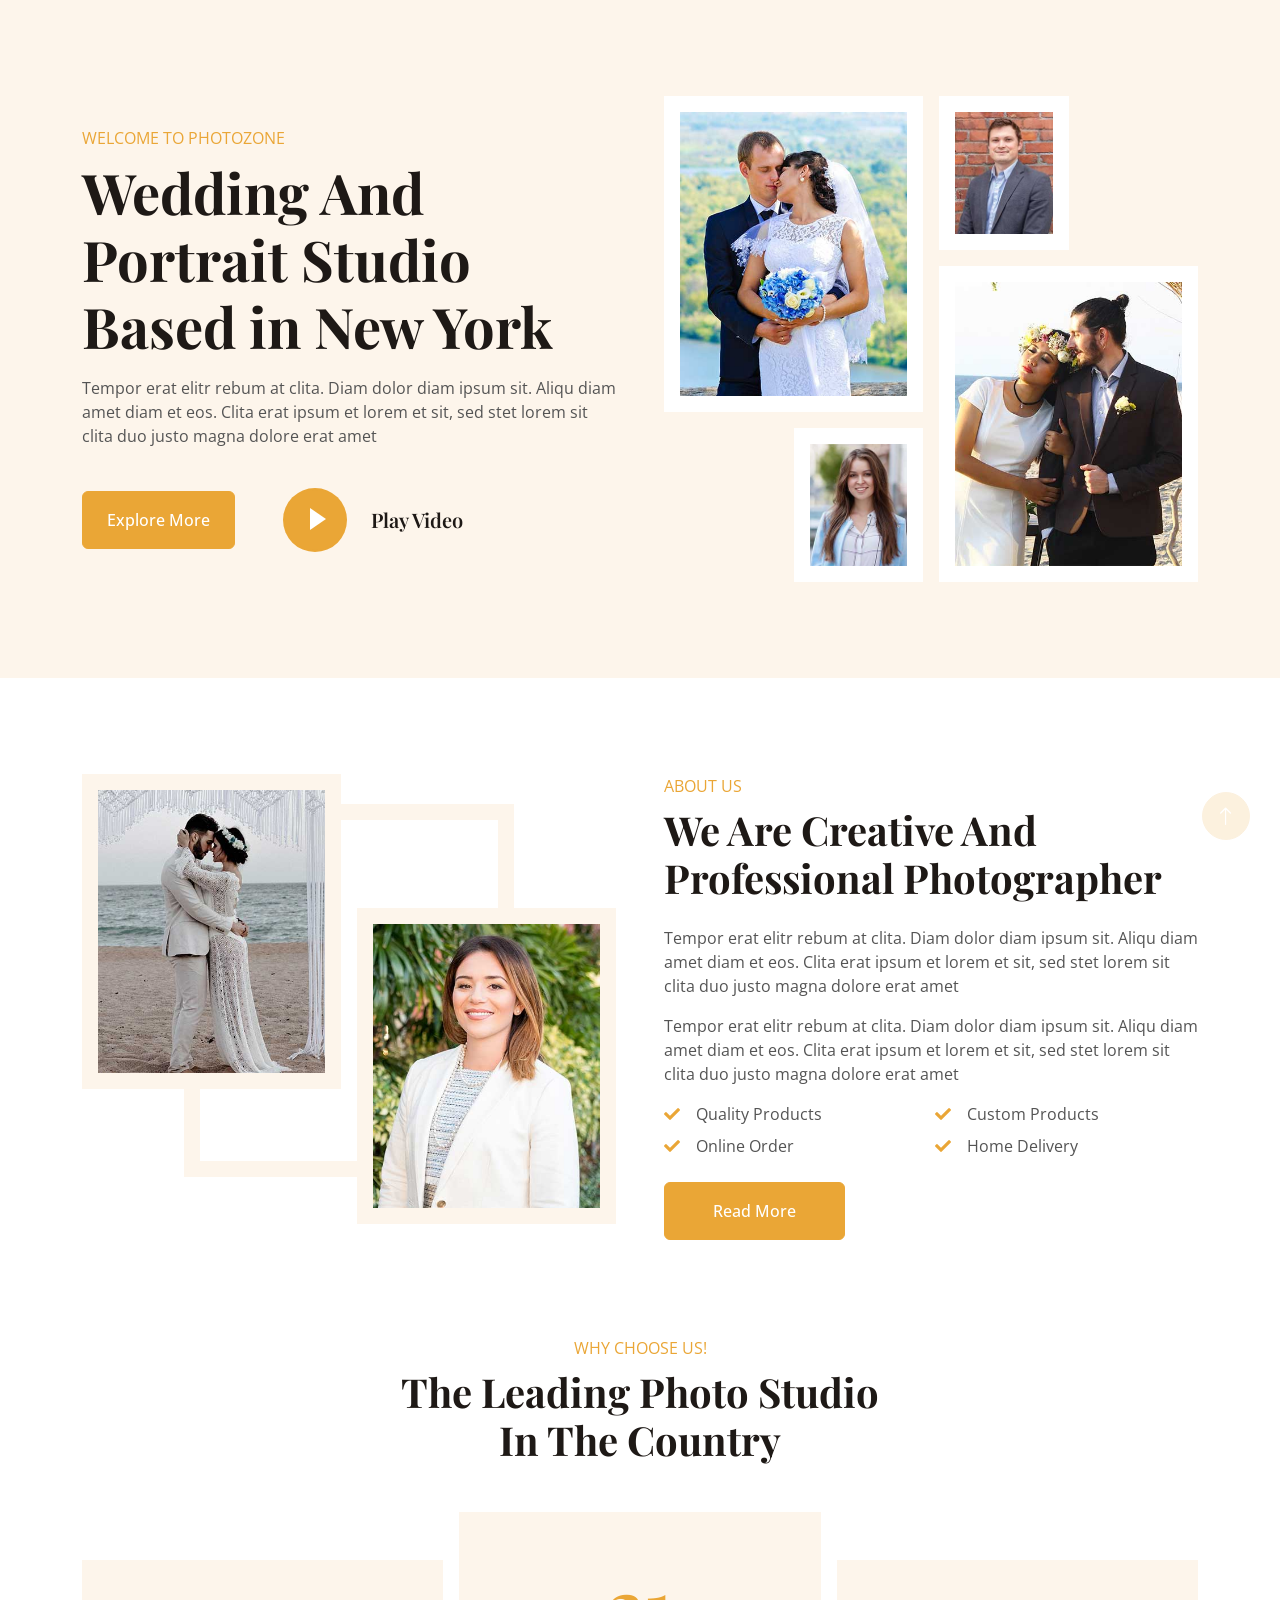
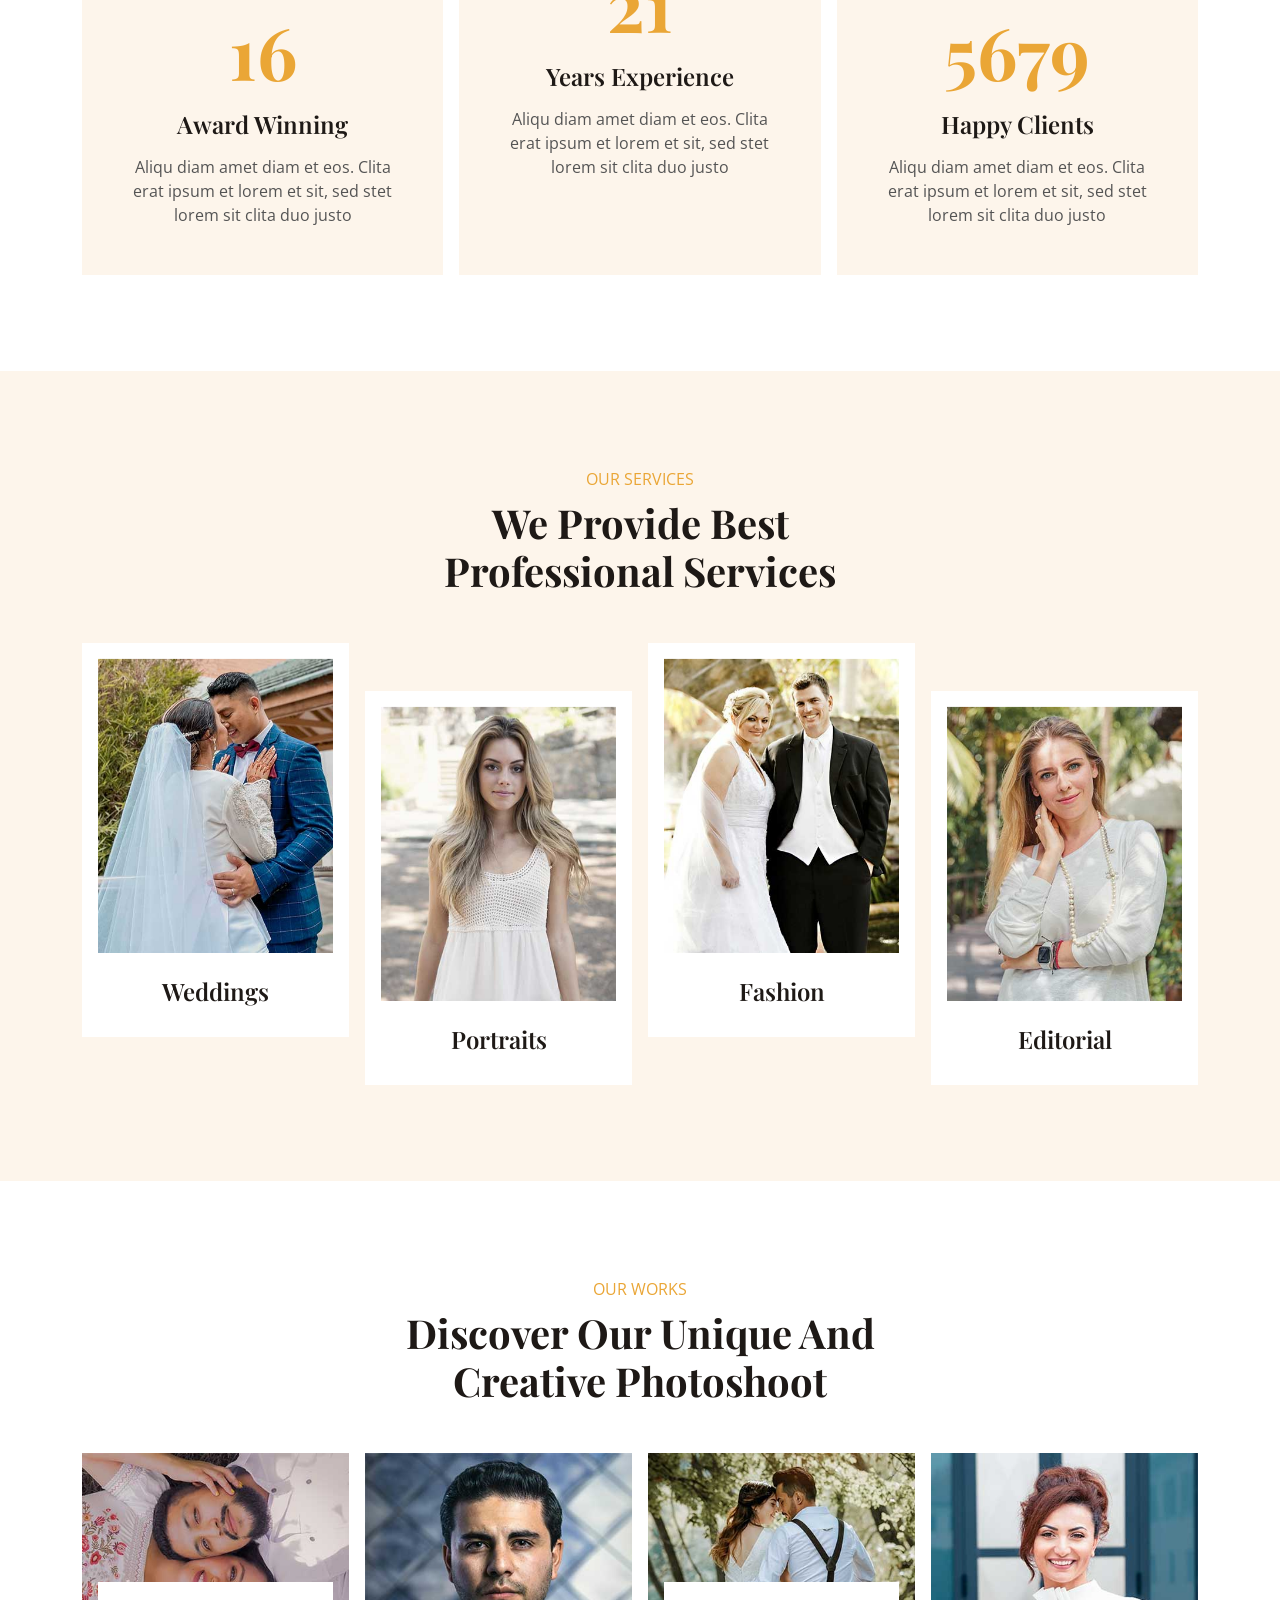
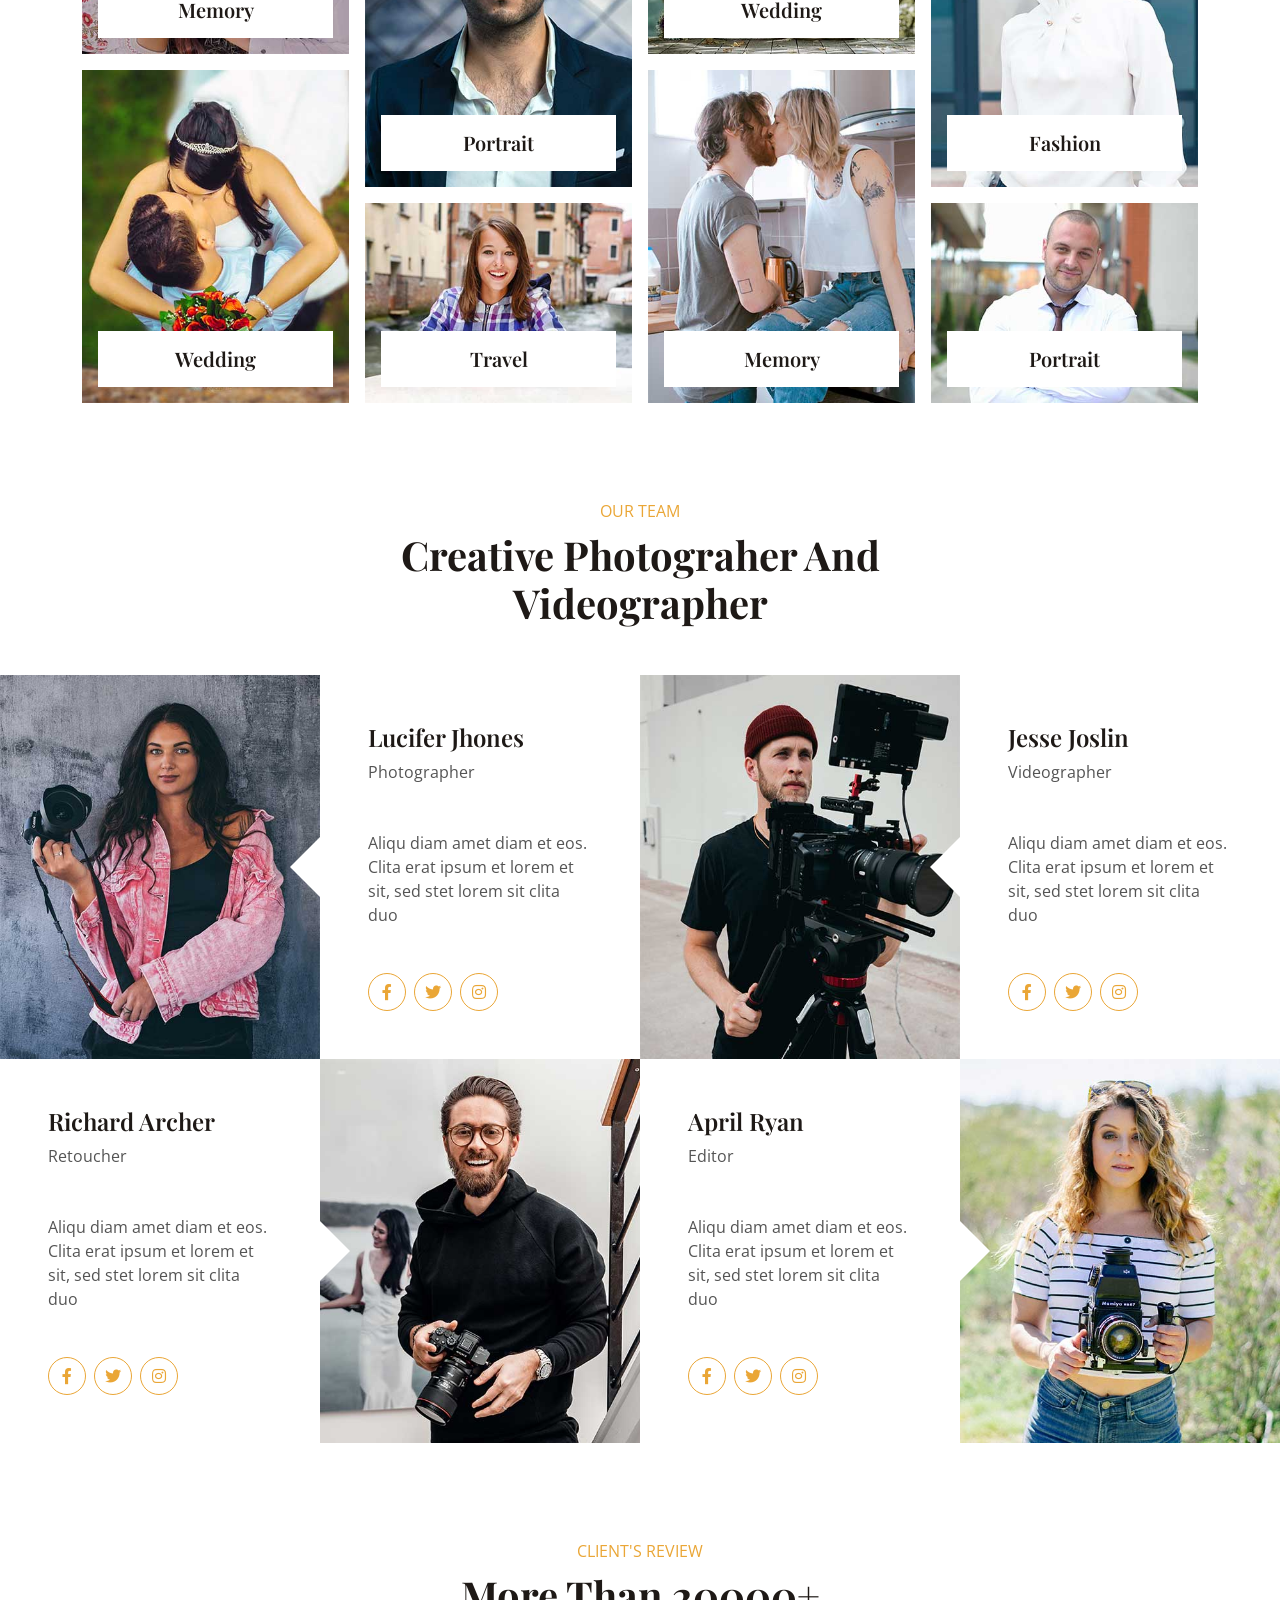
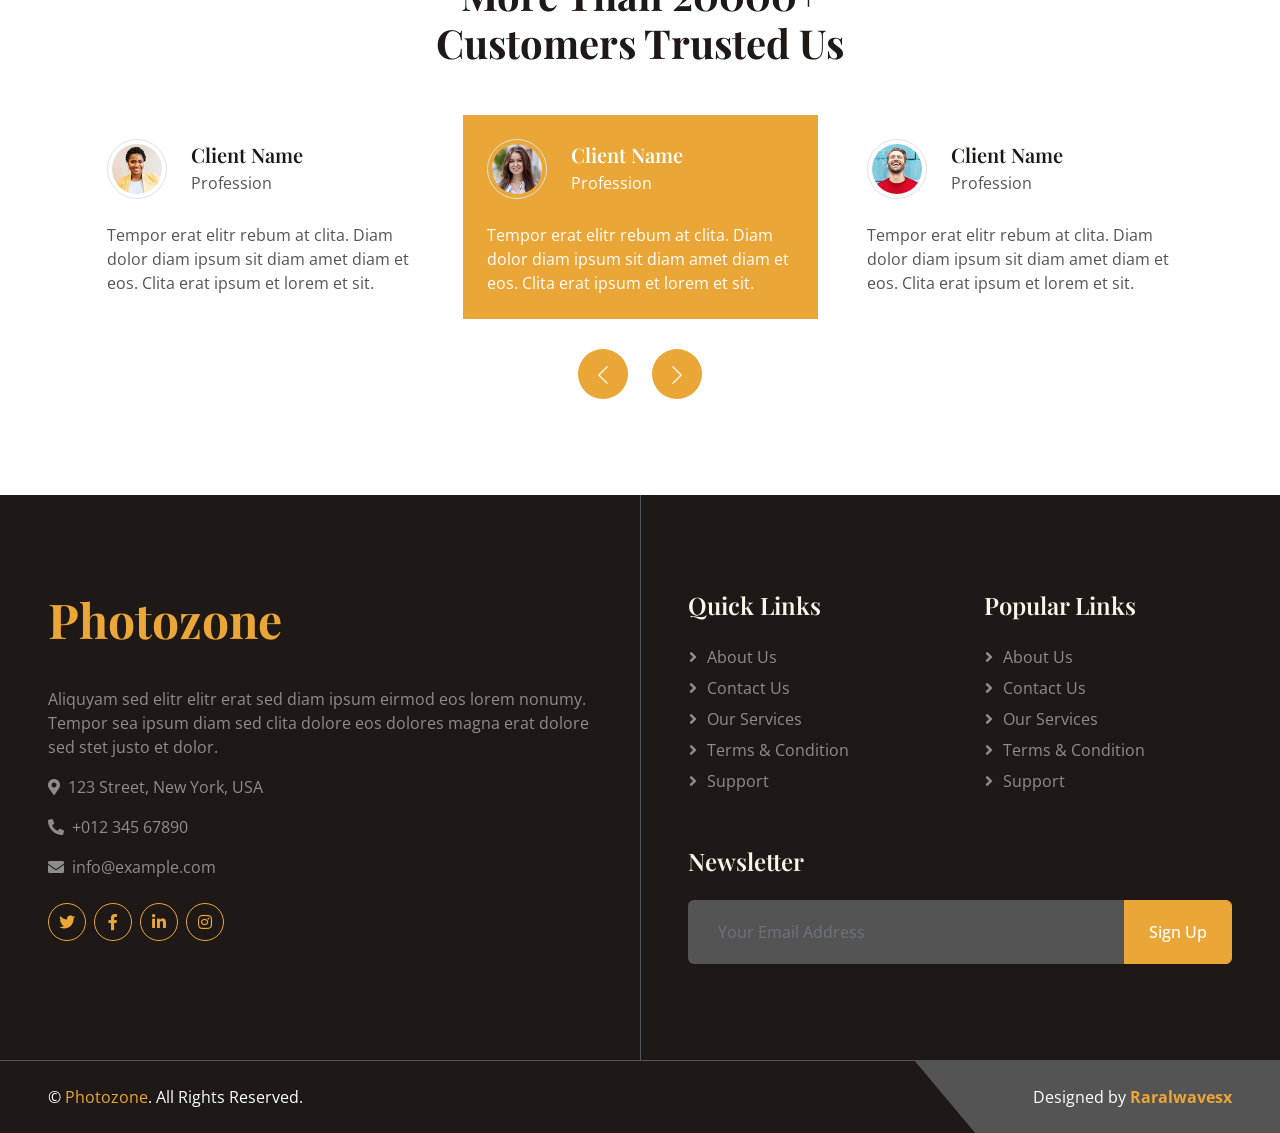
<file: index.html>
<!DOCTYPE html>
<html lang="en">

<head>
    <meta charset="utf-8">
    <title>Photozone</title>
    <meta content="width=device-width, initial-scale=1.0" name="viewport">
    <meta content="" name="keywords">
    <meta content="" name="description">

    <!-- Favicon -->
    <link href="img/favicon.ico" rel="icon">

    <!-- Google Web Fonts -->
    <link rel="preconnect" href="https://fonts.googleapis.com">
    <link rel="preconnect" href="https://fonts.gstatic.com" crossorigin>
    <link href="https://fonts.googleapis.com/css2?family=Open+Sans:wght@400;500;600&family=Playfair+Display:wght@500;600;700&display=swap" rel="stylesheet"> 

    <!-- Icon Font Stylesheet -->
    <link href="https://cdnjs.cloudflare.com/ajax/libs/font-awesome/5.10.0/css/all.min.css" rel="stylesheet">
    <link href="https://cdn.jsdelivr.net/npm/bootstrap-icons@1.4.1/font/bootstrap-icons.css" rel="stylesheet">

    <!-- Libraries Stylesheet -->
    <link href="lib/animate/animate.min.css" rel="stylesheet">
    <link href="lib/owlcarousel/assets/owl.carousel.min.css" rel="stylesheet">
    <link href="lib/lightbox/css/lightbox.min.css" rel="stylesheet">

    <!-- Customized Bootstrap Stylesheet -->
    <link href="css/bootstrap.min.css" rel="stylesheet">

    <!-- Template Stylesheet -->
    <link href="css/style.css" rel="stylesheet">
</head>

<body>
    <!-- Spinner Start -->
    <div id="spinner" class="show bg-white position-fixed translate-middle w-100 vh-100 top-50 start-50 d-flex align-items-center justify-content-center">
        <div class="spinner-grow text-primary" role="status"></div>
    </div>
    <!-- Spinner End -->


    <!-- Navbar Start -->
    <nav class="navbar navbar-expand-lg bg-white navbar-light fixed-top shadow py-lg-0 px-4 px-lg-5 wow fadeIn" data-wow-delay="0.1s">
        <a href="index.html" class="navbar-brand d-block d-lg-none">
            <h1 class="text-primary">Photozone</h1>
        </a>
        <button type="button" class="navbar-toggler" data-bs-toggle="collapse" data-bs-target="#navbarCollapse">
            <span class="navbar-toggler-icon"></span>
        </button>
        <div class="collapse navbar-collapse justify-content-between py-4 py-lg-0" id="navbarCollapse">
            <div class="navbar-nav ms-auto py-0">
                <a href="index.html" class="nav-item nav-link active">Home</a>
                <a href="about.html" class="nav-item nav-link">About</a>
                <a href="service.html" class="nav-item nav-link">Services</a>
            </div>
            <a href="index.html" class="navbar-brand bg-primary py-2 px-4 mx-3 d-none d-lg-block">
                <h1 class="text-white">Photozone</h1>
            </a>
            <div class="navbar-nav me-auto py-0">
                <a href="project.html" class="nav-item nav-link">Projects</a>
                <div class="nav-item dropdown">
                    <a href="#" class="nav-link dropdown-toggle" data-bs-toggle="dropdown">Pages</a>
                    <div class="dropdown-menu rounded-0 shadow-sm border-0 m-0">
                        <a href="feature.html" class="dropdown-item">Features</a>
                        <a href="team.html" class="dropdown-item">Our Team</a>
                        <a href="testimonial.html" class="dropdown-item">Testimonial</a>
                        <a href="404.html" class="dropdown-item">404 Page</a>
                    </div>
                </div>
                <a href="contact.html" class="nav-item nav-link">Contact</a>
            </div>
        </div>
    </nav>
    <!-- Navbar End -->


    <!-- Header Start -->
    <div class="container-fluid hero-header bg-light py-5 mb-5">
        <div class="container py-5">
            <div class="row g-5 align-items-center">
                <div class="col-lg-6">
                    <p class="text-primary text-uppercase mb-2 animated slideInDown">Welcome To Photozone</p>
                    <h1 class="display-4 mb-3 animated slideInDown">Wedding And Portrait Studio Based in New York</h1>
                    <p class="animated slideInDown">Tempor erat elitr rebum at clita. Diam dolor diam ipsum sit. Aliqu diam amet diam et eos. Clita erat ipsum et lorem et sit, sed stet lorem sit clita duo justo magna dolore erat amet</p>
                    <div class="d-flex align-items-center pt-4 animated slideInDown">
                        <a href="" class="btn btn-primary py-3 px-4 me-5">Explore More</a>
                        <button type="button" class="btn-play" data-bs-toggle="modal"
                            data-src="https://www.youtube.com/embed/DWRcNpR6Kdc" data-bs-target="#videoModal">
                            <span></span>
                        </button>
                        <h5 class="ms-4 mb-0 d-none d-sm-block">Play Video</h5>
                    </div>
                </div>
                <div class="col-lg-6 animated fadeIn">
                    <div class="row g-3">
                        <div class="col-6 text-end">
                            <img class="img-fluid bg-white p-3 w-100 mb-3" src="img/hero-1.jpg" alt="">
                            <img class="img-fluid bg-white p-3 w-50" src="img/hero-3.jpg" alt="">
                        </div>
                        <div class="col-6">
                            <img class="img-fluid bg-white p-3 w-50 mb-3" src="img/hero-4.jpg" alt="">
                            <img class="img-fluid bg-white p-3 w-100" src="img/hero-2.jpg" alt="">
                        </div>
                    </div>
                </div>
            </div>
        </div>
    </div>
    <!-- Header End -->


    <!-- Video Modal Start -->
    <div class="modal modal-video fade" id="videoModal" tabindex="-1" aria-labelledby="exampleModalLabel" aria-hidden="true">
        <div class="modal-dialog">
            <div class="modal-content rounded-0">
                <div class="modal-header">
                    <h3 class="modal-title" id="exampleModalLabel">Youtube Video</h3>
                    <button type="button" class="btn-close" data-bs-dismiss="modal" aria-label="Close"></button>
                </div>
                <div class="modal-body">
                    <!-- 16:9 aspect ratio -->
                    <div class="ratio ratio-16x9">
                        <iframe class="embed-responsive-item" src="" id="video" allowfullscreen allowscriptaccess="always"
                            allow="autoplay"></iframe>
                    </div>
                </div>
            </div>
        </div>
    </div>
    <!-- Video Modal End -->


    <!-- About Start -->
    <div class="container-xxl py-5">
        <div class="container">
            <div class="row g-5">
                <div class="col-lg-6 wow fadeInUp" data-wow-delay="0.1s">
                    <div class="row g-3 img-twice position-relative h-100">
                        <div class="col-6">
                            <img class="img-fluid bg-light p-3" src="img/about-1.jpg" alt="">
                        </div>
                        <div class="col-6 align-self-end">
                            <img class="img-fluid bg-light p-3" src="img/about-2.jpg" alt="">
                        </div>
                    </div>
                </div>
                <div class="col-lg-6 wow fadeInUp" data-wow-delay="0.5s">
                    <div class="h-100">
                        <p class="text-primary text-uppercase mb-2">About Us</p>
                        <h1 class="display-6 mb-4">We Are Creative And Professional Photographer</h1>
                        <p>Tempor erat elitr rebum at clita. Diam dolor diam ipsum sit. Aliqu diam amet diam et eos. Clita erat ipsum et lorem et sit, sed stet lorem sit clita duo justo magna dolore erat amet</p>
                        <p>Tempor erat elitr rebum at clita. Diam dolor diam ipsum sit. Aliqu diam amet diam et eos. Clita erat ipsum et lorem et sit, sed stet lorem sit clita duo justo magna dolore erat amet</p>
                        <div class="row g-2 mb-4">
                            <div class="col-sm-6">
                                <i class="fa fa-check text-primary me-3"></i>Quality Products
                            </div>
                            <div class="col-sm-6">
                                <i class="fa fa-check text-primary me-3"></i>Custom Products
                            </div>
                            <div class="col-sm-6">
                                <i class="fa fa-check text-primary me-3"></i>Online Order
                            </div>
                            <div class="col-sm-6">
                                <i class="fa fa-check text-primary me-3"></i>Home Delivery
                            </div>
                        </div>
                        <a class="btn btn-primary py-3 px-5" href="">Read More</a>
                    </div>
                </div>
            </div>
        </div>
    </div>
    <!-- About End -->


    <!-- Facts Start -->
    <div class="container-xxl py-5">
        <div class="container">
            <div class="text-center mx-auto wow fadeInUp" data-wow-delay="0.1s" style="max-width: 500px;">
                <p class="text-primary text-uppercase mb-2">Why Choose Us!</p>
                <h1 class="display-6 mb-5">The Leading Photo Studio In The Country</h1>
            </div>
            <div class="row g-3">
                <div class="col-lg-4 col-md-6 pt-lg-5 wow fadeInUp" data-wow-delay="0.1s">
                    <div class="fact-item bg-light text-center h-100 p-5">
                        <h1 class="display-2 text-primary mb-3" data-toggle="counter-up">35</h1>
                        <h4 class="mb-3">Award Winning</h4>
                        <span>Aliqu diam amet diam et eos. Clita erat ipsum et lorem et sit, sed stet lorem sit clita duo justo</span>
                    </div>
                </div>
                <div class="col-lg-4 col-md-6 wow fadeInUp" data-wow-delay="0.3s">
                    <div class="fact-item bg-light text-center h-100 p-5">
                        <h1 class="display-2 text-primary mb-3" data-toggle="counter-up">45</h1>
                        <h4 class="mb-3">Years Experience</h4>
                        <span>Aliqu diam amet diam et eos. Clita erat ipsum et lorem et sit, sed stet lorem sit clita duo justo</span>
                    </div>
                </div>
                <div class="col-lg-4 col-md-6 pt-lg-5 wow fadeInUp" data-wow-delay="0.5s">
                    <div class="fact-item bg-light text-center h-100 p-5">
                        <h1 class="display-2 text-primary mb-3" data-toggle="counter-up">12345</h1>
                        <h4 class="mb-3">Happy Clients</h4>
                        <span>Aliqu diam amet diam et eos. Clita erat ipsum et lorem et sit, sed stet lorem sit clita duo justo</span>
                    </div>
                </div>
            </div>
        </div>
    </div>
    <!-- Facts End -->


    <!-- Service Start -->
    <div class="container-xxl bg-light py-5 my-5">
        <div class="container py-5">
            <div class="text-center mx-auto mb-5 wow fadeInUp" data-wow-delay="0.1s" style="max-width: 500px;">
                <p class="text-primary text-uppercase mb-2">Our Services</p>
                <h1 class="display-6 mb-4">We Provide Best Professional Services</h1>
            </div>
            <div class="row g-3">
                <div class="col-lg-3 col-md-6 wow fadeInUp" data-wow-delay="0.1s">
                    <div class="service-item d-flex flex-column bg-white p-3 pb-0">
                        <div class="position-relative">
                            <img class="img-fluid" src="img/service-1.jpg" alt="">
                            <div class="service-overlay">
                                <a class="btn btn-lg-square btn-outline-light rounded-circle" href=""><i class="fa fa-link text-primary"></i></a>
                            </div>
                        </div>
                        <div class="text-center p-4">
                            <h4>Weddings</h4>
                        </div>
                    </div>
                </div>
                <div class="col-lg-3 col-md-6 pt-lg-5 wow fadeInUp" data-wow-delay="0.3s">
                    <div class="service-item d-flex flex-column bg-white p-3 pb-0">
                        <div class="position-relative">
                            <img class="img-fluid" src="img/service-2.jpg" alt="">
                            <div class="service-overlay">
                                <a class="btn btn-lg-square btn-outline-light rounded-circle" href=""><i class="fa fa-link text-primary"></i></a>
                            </div>
                        </div>
                        <div class="text-center p-4">
                            <h4>Portraits</h4>
                        </div>
                    </div>
                </div>
                <div class="col-lg-3 col-md-6 wow fadeInUp" data-wow-delay="0.5s">
                    <div class="service-item d-flex flex-column bg-white p-3 pb-0">
                        <div class="position-relative">
                            <img class="img-fluid" src="img/service-3.jpg" alt="">
                            <div class="service-overlay">
                                <a class="btn btn-lg-square btn-outline-light rounded-circle" href=""><i class="fa fa-link text-primary"></i></a>
                            </div>
                        </div>
                        <div class="text-center p-4">
                            <h4>Fashion</h4>
                        </div>
                    </div>
                </div>
                <div class="col-lg-3 col-md-6 pt-lg-5 wow fadeInUp" data-wow-delay="0.7s">
                    <div class="service-item d-flex flex-column bg-white p-3 pb-0">
                        <div class="position-relative">
                            <img class="img-fluid" src="img/service-4.jpg" alt="">
                            <div class="service-overlay">
                                <a class="btn btn-lg-square btn-outline-light rounded-circle" href=""><i class="fa fa-link text-primary"></i></a>
                            </div>
                        </div>
                        <div class="text-center p-4">
                            <h4>Editorial</h4>
                        </div>
                    </div>
                </div>
            </div>
        </div>
    </div>
    <!-- Service End -->


    <!-- Project Start -->
    <div class="container-xxl py-5">
        <div class="container">
            <div class="text-center mx-auto mb-5 wow fadeInUp" data-wow-delay="0.1s" style="max-width: 500px;">
                <p class="text-primary text-uppercase mb-2">Our Works</p>
                <h1 class="display-6 mb-0">Discover Our Unique And Creative Photoshoot</h1>
            </div>
            <div class="row g-3">
                <div class="col-lg-3 col-md-6 wow fadeInUp" data-wow-delay="0.1s">
                    <div class="row g-3">
                        <div class="col-12">
                            <div class="project-item">
                                <img class="img-fluid" src="img/project-5.jpg" alt="">
                                <a class="project-title h5 mb-0" href="img/project-5.jpg" data-lightbox="project">
                                    Memory
                                </a>
                            </div>
                        </div>
                        <div class="col-12">
                            <div class="project-item">
                                <img class="img-fluid" src="img/project-1.jpg" alt="">
                                <a class="project-title h5 mb-0" href="img/project-1.jpg" data-lightbox="project">
                                    Wedding
                                </a>
                            </div>
                        </div>
                    </div>
                </div>
                <div class="col-lg-3 col-md-6 wow fadeInUp" data-wow-delay="0.3s">
                    <div class="row g-3">
                        <div class="col-12">
                            <div class="project-item">
                                <img class="img-fluid" src="img/project-2.jpg" alt="">
                                <a class="project-title h5 mb-0" href="img/project-2.jpg" data-lightbox="project">
                                    Portrait
                                </a>
                            </div>
                        </div>
                        <div class="col-12">
                            <div class="project-item">
                                <img class="img-fluid" src="img/project-6.jpg" alt="">
                                <a class="project-title h5 mb-0" href="img/project-6.jpg" data-lightbox="project">
                                    Travel
                                </a>
                            </div>
                        </div>
                    </div>
                </div>
                <div class="col-lg-3 col-md-6 wow fadeInUp" data-wow-delay="0.5s">
                    <div class="row g-3">
                        <div class="col-12">
                            <div class="project-item">
                                <img class="img-fluid" src="img/project-7.jpg" alt="">
                                <a class="project-title h5 mb-0" href="img/project-7.jpg" data-lightbox="project">
                                    Wedding
                                </a>
                            </div>
                        </div>
                        <div class="col-12">
                            <div class="project-item">
                                <img class="img-fluid" src="img/project-3.jpg" alt="">
                                <a class="project-title h5 mb-0" href="img/project-3.jpg" data-lightbox="project">    
                                    Memory
                                </a>
                            </div>
                        </div>
                    </div>
                </div>
                <div class="col-lg-3 col-md-6 wow fadeInUp" data-wow-delay="0.7s">
                    <div class="row g-3">
                        <div class="col-12">
                            <div class="project-item">
                                <img class="img-fluid" src="img/project-4.jpg" alt="">
                                <a class="project-title h5 mb-0" href="img/project-4.jpg" data-lightbox="project">
                                    Fashion
                                </a>
                            </div>
                        </div>
                        <div class="col-12">
                            <div class="project-item">
                                <img class="img-fluid" src="img/project-8.jpg" alt="">
                                <a class="project-title h5 mb-0" href="img/project-8.jpg" data-lightbox="project">
                                    Portrait
                                </a>
                            </div>
                        </div>
                    </div>
                </div>
            </div>
        </div>
    </div>
    <!-- Project End -->


    <!-- Team Start -->
    <div class="container-xxl px-0 py-5">
        <div class="text-center mx-auto mb-5 wow fadeInUp" data-wow-delay="0.1s" style="max-width: 500px;">
            <p class="text-primary text-uppercase mb-2">Our Team</p>
            <h1 class="display-6 mb-0">Creative Photograher And Videographer</h1>
        </div>
        <div class="row g-0">
            <div class="col-lg-6 wow fadeIn" data-wow-delay="0.1s">
                <div class="row g-0 flex-sm-row">
                    <div class="col-sm-6">
                        <div class="team-img position-relative">
                            <img class="img-fluid" src="img/team-1.jpg" alt="">
                        </div>
                    </div>
                    <div class="col-sm-6">
                        <div class="h-100 p-5 d-flex flex-column justify-content-between">
                            <div class="mb-3">
                                <h4>Lucifer Jhones</h4>
                                <span>Photographer</span>
                            </div>
                            <p>Aliqu diam amet diam et eos. Clita erat ipsum et lorem et sit, sed stet lorem sit clita duo</p>
                            <div class="d-flex">
                                <a class="btn btn-square btn-outline-primary rounded-circle me-2" href=""><i class="fab fa-facebook-f"></i></a>
                                <a class="btn btn-square btn-outline-primary rounded-circle me-2" href=""><i class="fab fa-twitter"></i></a>
                                <a class="btn btn-square btn-outline-primary rounded-circle me-2" href=""><i class="fab fa-instagram"></i></a>
                            </div>
                        </div>
                    </div>
                </div>
            </div>
            <div class="col-lg-6 wow fadeIn" data-wow-delay="0.3s">
                <div class="row g-0 flex-sm-row-reverse flex-lg-row">
                    <div class="col-sm-6">
                        <div class="team-img position-relative">
                            <img class="img-fluid" src="img/team-2.jpg" alt="">
                        </div>
                    </div>
                    <div class="col-sm-6">
                        <div class="h-100 p-5 d-flex flex-column justify-content-between">
                            <div class="mb-3">
                                <h4>Jesse Joslin</h4>
                                <span>Videographer</span>
                            </div>
                            <p>Aliqu diam amet diam et eos. Clita erat ipsum et lorem et sit, sed stet lorem sit clita duo</p>
                            <div class="d-flex">
                                <a class="btn btn-square btn-outline-primary rounded-circle me-2" href=""><i class="fab fa-facebook-f"></i></a>
                                <a class="btn btn-square btn-outline-primary rounded-circle me-2" href=""><i class="fab fa-twitter"></i></a>
                                <a class="btn btn-square btn-outline-primary rounded-circle me-2" href=""><i class="fab fa-instagram"></i></a>
                            </div>
                        </div>
                    </div>
                </div>
            </div>
            <div class="col-lg-6 wow fadeIn" data-wow-delay="0.1s">
                <div class="row g-0 flex-lg-row-reverse">
                    <div class="col-sm-6">
                        <div class="team-img position-relative">
                            <img class="img-fluid" src="img/team-3.jpg" alt="">
                        </div>
                    </div>
                    <div class="col-sm-6">
                        <div class="h-100 p-5 d-flex flex-column justify-content-between">
                            <div class="mb-3">
                                <h4>Richard Archer</h4>
                                <span>Retoucher</span>
                            </div>
                            <p>Aliqu diam amet diam et eos. Clita erat ipsum et lorem et sit, sed stet lorem sit clita duo</p>
                            <div class="d-flex">
                                <a class="btn btn-square btn-outline-primary rounded-circle me-2" href=""><i class="fab fa-facebook-f"></i></a>
                                <a class="btn btn-square btn-outline-primary rounded-circle me-2" href=""><i class="fab fa-twitter"></i></a>
                                <a class="btn btn-square btn-outline-primary rounded-circle me-2" href=""><i class="fab fa-instagram"></i></a>
                            </div>
                        </div>
                    </div>
                </div>
            </div>
            <div class="col-lg-6 wow fadeIn" data-wow-delay="0.3s">
                <div class="row g-0 flex-sm-row-reverse">
                    <div class="col-sm-6">
                        <div class="team-img position-relative">
                            <img class="img-fluid" src="img/team-4.jpg" alt="">
                        </div>
                    </div>
                    <div class="col-sm-6">
                        <div class="h-100 p-5 d-flex flex-column justify-content-between">
                            <div class="mb-3">
                                <h4>April Ryan</h4>
                                <span>Editor</span>
                            </div>
                            <p>Aliqu diam amet diam et eos. Clita erat ipsum et lorem et sit, sed stet lorem sit clita duo</p>
                            <div class="d-flex">
                                <a class="btn btn-square btn-outline-primary rounded-circle me-2" href=""><i class="fab fa-facebook-f"></i></a>
                                <a class="btn btn-square btn-outline-primary rounded-circle me-2" href=""><i class="fab fa-twitter"></i></a>
                                <a class="btn btn-square btn-outline-primary rounded-circle me-2" href=""><i class="fab fa-instagram"></i></a>
                            </div>
                        </div>
                    </div>
                </div>
            </div>
        </div>
    </div>
    <!-- Team End -->


    <!-- Testimonial Start -->
    <div class="container-xxl py-5">
        <div class="container">
            <div class="text-center mx-auto mb-5 wow fadeInUp" data-wow-delay="0.1s" style="max-width: 500px;">
                <p class="text-primary text-uppercase mb-2">Client's Review</p>
                <h1 class="display-6 mb-0">More Than 20000+ Customers Trusted Us</h1>
            </div>
            <div class="owl-carousel testimonial-carousel wow fadeInUp" data-wow-delay="0.1s">
                <div class="testimonial-item bg-white p-4">
                    <div class="d-flex align-items-center mb-4">
                        <img class="flex-shrink-0 rounded-circle border p-1" src="img/testimonial-1.jpg" alt="">
                        <div class="ms-4">
                            <h5 class="mb-1">Client Name</h5>
                            <span>Profession</span>
                        </div>
                    </div>
                    <p class="mb-0">Tempor erat elitr rebum at clita. Diam dolor diam ipsum sit diam amet diam et eos. Clita erat ipsum et lorem et sit.</p>
                </div>
                <div class="testimonial-item bg-white p-4">
                    <div class="d-flex align-items-center mb-4">
                        <img class="flex-shrink-0 rounded-circle border p-1" src="img/testimonial-2.jpg" alt="">
                        <div class="ms-4">
                            <h5 class="mb-1">Client Name</h5>
                            <span>Profession</span>
                        </div>
                    </div>
                    <p class="mb-0">Tempor erat elitr rebum at clita. Diam dolor diam ipsum sit diam amet diam et eos. Clita erat ipsum et lorem et sit.</p>
                </div>
                <div class="testimonial-item bg-white p-4">
                    <div class="d-flex align-items-center mb-4">
                        <img class="flex-shrink-0 rounded-circle border p-1" src="img/testimonial-3.jpg" alt="">
                        <div class="ms-4">
                            <h5 class="mb-1">Client Name</h5>
                            <span>Profession</span>
                        </div>
                    </div>
                    <p class="mb-0">Tempor erat elitr rebum at clita. Diam dolor diam ipsum sit diam amet diam et eos. Clita erat ipsum et lorem et sit.</p>
                </div>
                <div class="testimonial-item bg-white p-4">
                    <div class="d-flex align-items-center mb-4">
                        <img class="flex-shrink-0 rounded-circle border p-1" src="img/testimonial-4.jpg" alt="">
                        <div class="ms-4">
                            <h5 class="mb-1">Client Name</h5>
                            <span>Profession</span>
                        </div>
                    </div>
                    <p class="mb-0">Tempor erat elitr rebum at clita. Diam dolor diam ipsum sit diam amet diam et eos. Clita erat ipsum et lorem et sit.</p>
                </div>
            </div>
        </div>
    </div>
    <!-- Testimonial End -->


    <!-- Footer Start -->
    <div class="container-fluid footer position-relative bg-dark text-white-50 mt-5 py-5 px-4 px-lg-5 wow fadeIn" data-wow-delay="0.1s">
        <div class="row g-5 py-5">
            <div class="col-lg-6 pe-lg-5">
                <a href="index.html" class="navbar-brand">
                    <h1 class="display-5 text-primary">Photozone</h1>
                </a>
                <p>Aliquyam sed elitr elitr erat sed diam ipsum eirmod eos lorem nonumy. Tempor sea ipsum diam  sed clita dolore eos dolores magna erat dolore sed stet justo et dolor.</p>
                <p><i class="fa fa-map-marker-alt me-2"></i>123 Street, New York, USA</p>
                <p><i class="fa fa-phone-alt me-2"></i>+012 345 67890</p>
                <p><i class="fa fa-envelope me-2"></i>info@example.com</p>
                <div class="d-flex justify-content-start mt-4">
                    <a class="btn btn-square btn-outline-primary rounded-circle me-2" href="#"><i class="fab fa-twitter"></i></a>
                    <a class="btn btn-square btn-outline-primary rounded-circle me-2" href="#"><i class="fab fa-facebook-f"></i></a>
                    <a class="btn btn-square btn-outline-primary rounded-circle me-2" href="#"><i class="fab fa-linkedin-in"></i></a>
                    <a class="btn btn-square btn-outline-primary rounded-circle me-2" href="#"><i class="fab fa-instagram"></i></a>
                </div>
            </div>
            <div class="col-lg-6 ps-lg-5">
                <div class="row g-5">
                    <div class="col-sm-6">
                        <h4 class="text-light mb-4">Quick Links</h4>
                        <a class="btn btn-link" href="">About Us</a>
                        <a class="btn btn-link" href="">Contact Us</a>
                        <a class="btn btn-link" href="">Our Services</a>
                        <a class="btn btn-link" href="">Terms & Condition</a>
                        <a class="btn btn-link" href="">Support</a>
                    </div>
                    <div class="col-sm-6">
                        <h4 class="text-light mb-4">Popular Links</h4>
                        <a class="btn btn-link" href="">About Us</a>
                        <a class="btn btn-link" href="">Contact Us</a>
                        <a class="btn btn-link" href="">Our Services</a>
                        <a class="btn btn-link" href="">Terms & Condition</a>
                        <a class="btn btn-link" href="">Support</a>
                    </div>
                    <div class="col-sm-12">
                        <h4 class="text-light mb-4">Newsletter</h4>
                        <div class="w-100">
                            <div class="input-group">
                                <input type="text" class="form-control border-0 bg-secondary" style="padding: 20px 30px;" placeholder="Your Email Address"><button class="btn btn-primary px-4">Sign Up</button>
                            </div>
                        </div>
                    </div>
                </div>
            </div>
        </div>
    </div>
    <!-- Footer End -->


    <!-- Copyright Start -->
    <div class="container-fluid bg-dark text-white border-top border-secondary px-0">
        <div class="d-flex flex-column flex-md-row justify-content-between">
            <div class="py-4 px-5 text-center text-md-start">
                <p class="mb-0">&copy; <a class="text-primary" href="#">Photozone</a>. All Rights Reserved.</p>
            </div>
            <div class="py-4 px-5 bg-secondary footer-shape position-relative text-center text-md-end">
              
                <p class="mb-0">Designed by <a class="text-primary fw-bold" href="https://raralwavessolutions.co.ke/">Raralwavesx</a></p>
            </div>
        </div>
    </div>
    <!-- Copyright End -->


    <!-- Back to Top -->
    <a href="#" class="btn btn-lg btn-primary btn-lg-square rounded-circle back-to-top"><i class="bi bi-arrow-up"></i></a>


    <!-- JavaScript Libraries -->
    <script src="https://code.jquery.com/jquery-3.4.1.min.js"></script>
    <script src="https://cdn.jsdelivr.net/npm/bootstrap@5.0.0/dist/js/bootstrap.bundle.min.js"></script>
    <script src="lib/wow/wow.min.js"></script>
    <script src="lib/easing/easing.min.js"></script>
    <script src="lib/waypoints/waypoints.min.js"></script>
    <script src="lib/counterup/counterup.min.js"></script>
    <script src="lib/owlcarousel/owl.carousel.min.js"></script>
    <script src="lib/lightbox/js/lightbox.min.js"></script>

    <!-- Template Javascript -->
    <script src="js/main.js"></script>
</body>


</html>
</file>
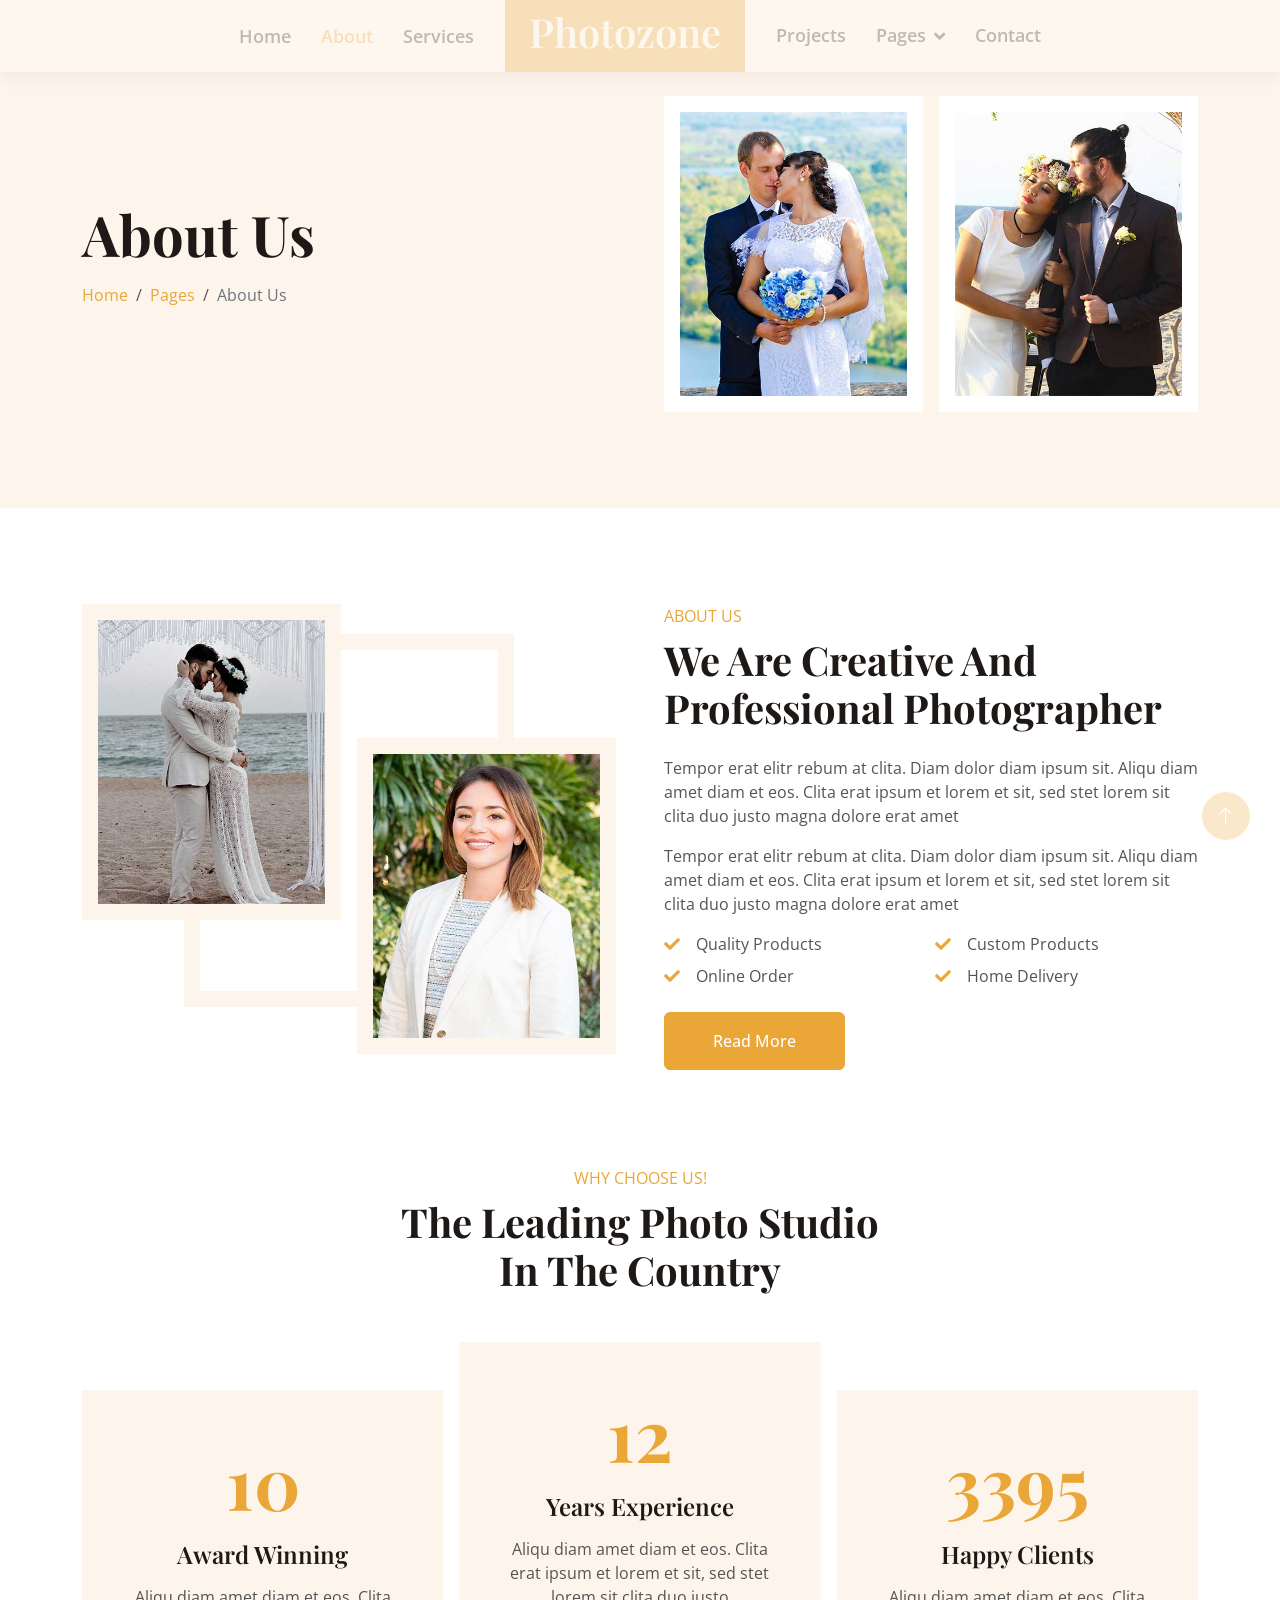
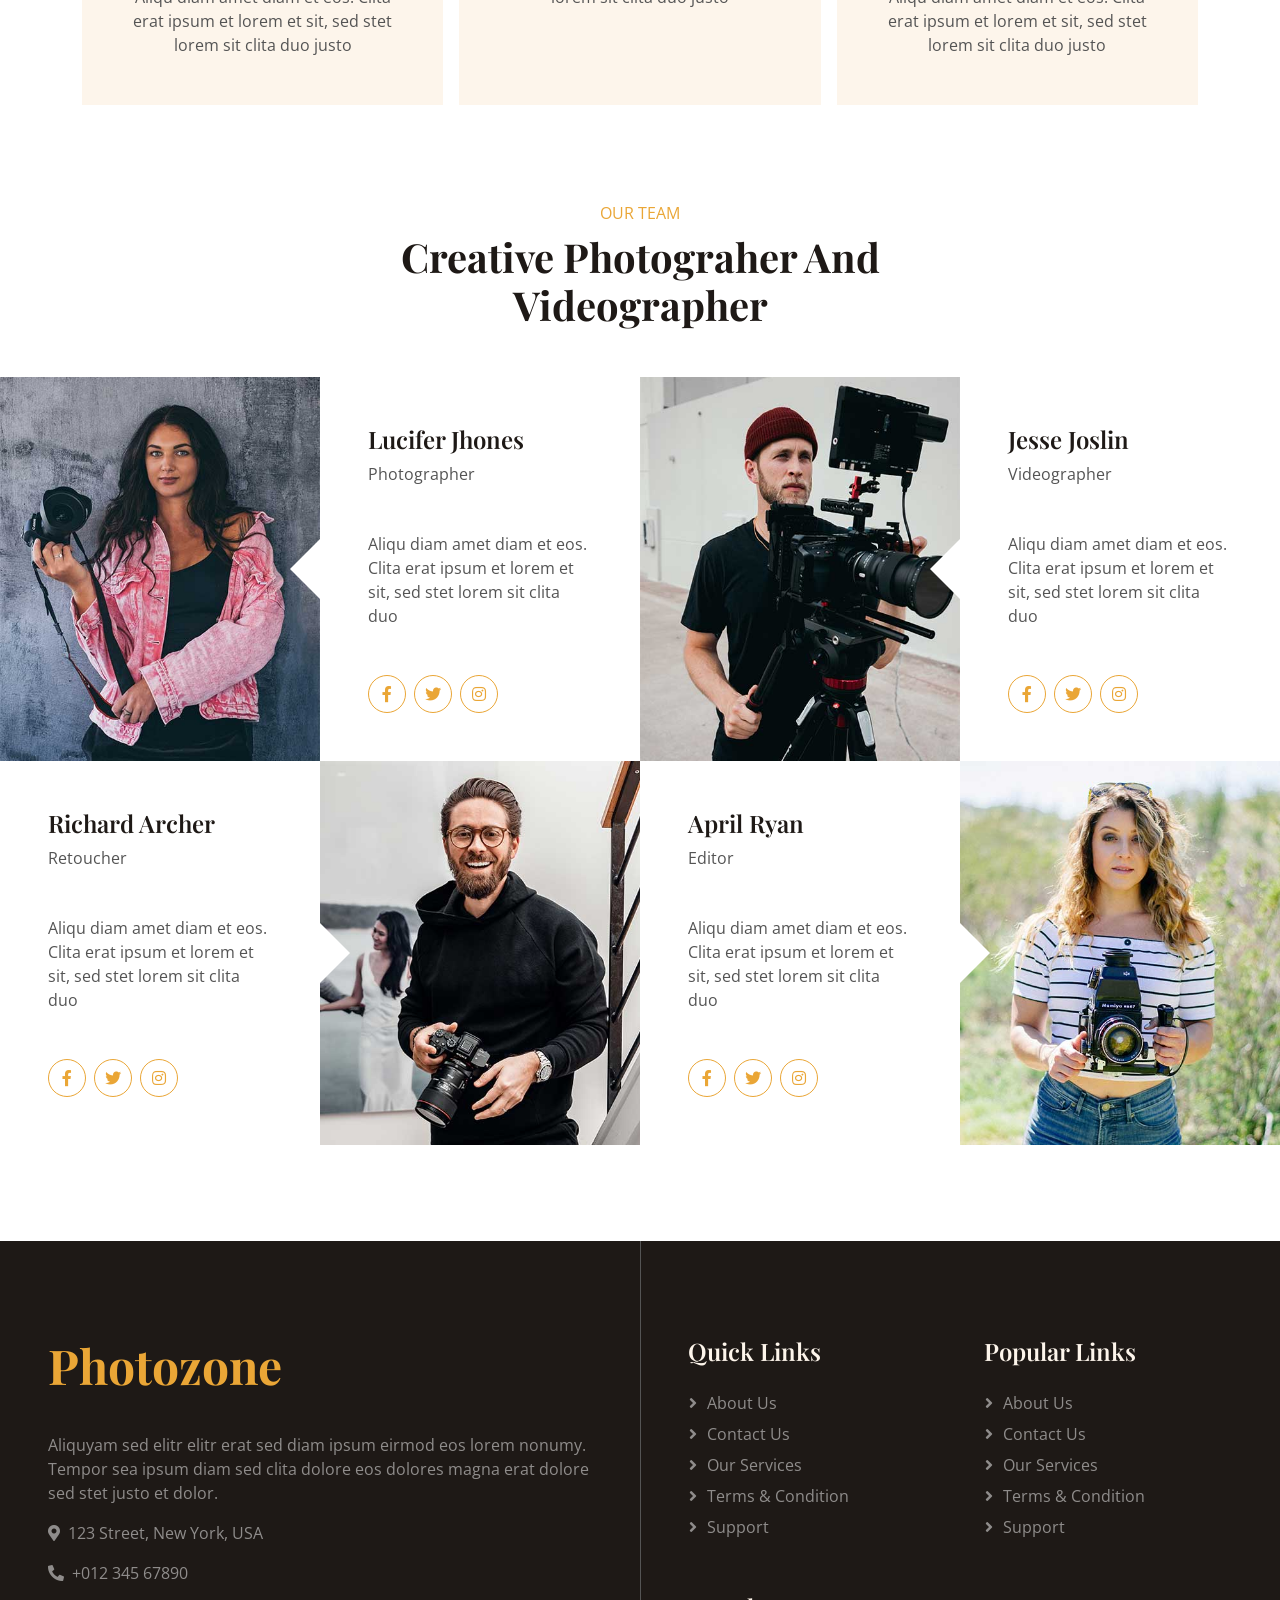
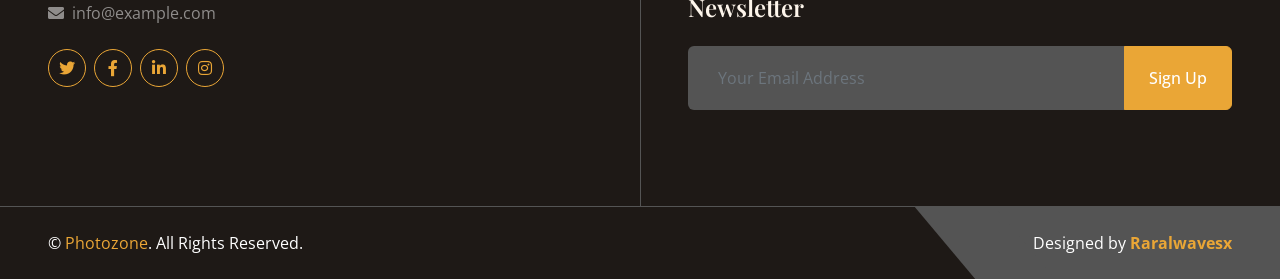
<file: about.html>
<!DOCTYPE html>
<html lang="en">

<head>
    <meta charset="utf-8">
    <title>Photozone</title>
    <meta content="width=device-width, initial-scale=1.0" name="viewport">
    <meta content="" name="keywords">
    <meta content="" name="description">

    <!-- Favicon -->
    <link href="img/favicon.ico" rel="icon">

    <!-- Google Web Fonts -->
    <link rel="preconnect" href="https://fonts.googleapis.com">
    <link rel="preconnect" href="https://fonts.gstatic.com" crossorigin>
    <link href="https://fonts.googleapis.com/css2?family=Open+Sans:wght@400;500;600&family=Playfair+Display:wght@500;600;700&display=swap" rel="stylesheet"> 

    <!-- Icon Font Stylesheet -->
    <link href="https://cdnjs.cloudflare.com/ajax/libs/font-awesome/5.10.0/css/all.min.css" rel="stylesheet">
    <link href="https://cdn.jsdelivr.net/npm/bootstrap-icons@1.4.1/font/bootstrap-icons.css" rel="stylesheet">

    <!-- Libraries Stylesheet -->
    <link href="lib/animate/animate.min.css" rel="stylesheet">
    <link href="lib/owlcarousel/assets/owl.carousel.min.css" rel="stylesheet">
    <link href="lib/lightbox/css/lightbox.min.css" rel="stylesheet">

    <!-- Customized Bootstrap Stylesheet -->
    <link href="css/bootstrap.min.css" rel="stylesheet">

    <!-- Template Stylesheet -->
    <link href="css/style.css" rel="stylesheet">
</head>

<body>
    <!-- Spinner Start -->
    <div id="spinner" class="show bg-white position-fixed translate-middle w-100 vh-100 top-50 start-50 d-flex align-items-center justify-content-center">
        <div class="spinner-grow text-primary" role="status"></div>
    </div>
    <!-- Spinner End -->


    <!-- Navbar Start -->
    <nav class="navbar navbar-expand-lg bg-white navbar-light fixed-top shadow py-lg-0 px-4 px-lg-5 wow fadeIn" data-wow-delay="0.1s">
        <a href="index.html" class="navbar-brand d-block d-lg-none">
            <h1 class="text-primary">Photozone</h1>
        </a>
        <button type="button" class="navbar-toggler" data-bs-toggle="collapse" data-bs-target="#navbarCollapse">
            <span class="navbar-toggler-icon"></span>
        </button>
        <div class="collapse navbar-collapse justify-content-between py-4 py-lg-0" id="navbarCollapse">
            <div class="navbar-nav ms-auto py-0">
                <a href="index.html" class="nav-item nav-link">Home</a>
                <a href="about.html" class="nav-item nav-link active">About</a>
                <a href="service.html" class="nav-item nav-link">Services</a>
            </div>
            <a href="index.html" class="navbar-brand bg-primary py-2 px-4 mx-3 d-none d-lg-block">
                <h1 class="text-white">Photozone</h1>
            </a>
            <div class="navbar-nav me-auto py-0">
                <a href="project.html" class="nav-item nav-link">Projects</a>
                <div class="nav-item dropdown">
                    <a href="#" class="nav-link dropdown-toggle" data-bs-toggle="dropdown">Pages</a>
                    <div class="dropdown-menu rounded-0 shadow-sm border-0 m-0">
                        <a href="feature.html" class="dropdown-item">Features</a>
                        <a href="team.html" class="dropdown-item">Our Team</a>
                        <a href="testimonial.html" class="dropdown-item">Testimonial</a>
                        <a href="404.html" class="dropdown-item">404 Page</a>
                    </div>
                </div>
                <a href="contact.html" class="nav-item nav-link">Contact</a>
            </div>
        </div>
    </nav>
    <!-- Navbar End -->


    <!-- Header Start -->
    <div class="container-fluid hero-header bg-light py-5 mb-5">
        <div class="container py-5">
            <div class="row g-5 align-items-center">
                <div class="col-lg-6">
                    <h1 class="display-4 mb-3 animated slideInDown">About Us</h1>
                    <nav aria-label="breadcrumb animated slideInDown">
                        <ol class="breadcrumb mb-0">
                            <li class="breadcrumb-item"><a href="#">Home</a></li>
                            <li class="breadcrumb-item"><a href="#">Pages</a></li>
                            <li class="breadcrumb-item active" aria-current="page">About Us</li>
                        </ol>
                    </nav>
                </div>
                <div class="col-lg-6 animated fadeIn">
                    <div class="row g-3">
                        <div class="col-6 text-end">
                            <img class="img-fluid bg-white p-3 w-100" src="img/hero-1.jpg" alt="">
                        </div>
                        <div class="col-6">
                            <img class="img-fluid bg-white p-3 w-100" src="img/hero-2.jpg" alt="">
                        </div>
                    </div>
                </div>
            </div>
        </div>
    </div>
    <!-- Header End -->


    <!-- About Start -->
    <div class="container-xxl py-5">
        <div class="container">
            <div class="row g-5">
                <div class="col-lg-6 wow fadeInUp" data-wow-delay="0.1s">
                    <div class="row g-3 img-twice position-relative h-100">
                        <div class="col-6">
                            <img class="img-fluid bg-light p-3" src="img/about-1.jpg" alt="">
                        </div>
                        <div class="col-6 align-self-end">
                            <img class="img-fluid bg-light p-3" src="img/about-2.jpg" alt="">
                        </div>
                    </div>
                </div>
                <div class="col-lg-6 wow fadeInUp" data-wow-delay="0.5s">
                    <div class="h-100">
                        <p class="text-primary text-uppercase mb-2">About Us</p>
                        <h1 class="display-6 mb-4">We Are Creative And Professional Photographer</h1>
                        <p>Tempor erat elitr rebum at clita. Diam dolor diam ipsum sit. Aliqu diam amet diam et eos. Clita erat ipsum et lorem et sit, sed stet lorem sit clita duo justo magna dolore erat amet</p>
                        <p>Tempor erat elitr rebum at clita. Diam dolor diam ipsum sit. Aliqu diam amet diam et eos. Clita erat ipsum et lorem et sit, sed stet lorem sit clita duo justo magna dolore erat amet</p>
                        <div class="row g-2 mb-4">
                            <div class="col-sm-6">
                                <i class="fa fa-check text-primary me-3"></i>Quality Products
                            </div>
                            <div class="col-sm-6">
                                <i class="fa fa-check text-primary me-3"></i>Custom Products
                            </div>
                            <div class="col-sm-6">
                                <i class="fa fa-check text-primary me-3"></i>Online Order
                            </div>
                            <div class="col-sm-6">
                                <i class="fa fa-check text-primary me-3"></i>Home Delivery
                            </div>
                        </div>
                        <a class="btn btn-primary py-3 px-5" href="">Read More</a>
                    </div>
                </div>
            </div>
        </div>
    </div>
    <!-- About End -->


    <!-- Facts Start -->
    <div class="container-xxl py-5">
        <div class="container">
            <div class="text-center mx-auto wow fadeInUp" data-wow-delay="0.1s" style="max-width: 500px;">
                <p class="text-primary text-uppercase mb-2">Why Choose Us!</p>
                <h1 class="display-6 mb-5">The Leading Photo Studio In The Country</h1>
            </div>
            <div class="row g-3">
                <div class="col-lg-4 col-md-6 pt-lg-5 wow fadeInUp" data-wow-delay="0.1s">
                    <div class="fact-item bg-light text-center h-100 p-5">
                        <h1 class="display-2 text-primary mb-3" data-toggle="counter-up">35</h1>
                        <h4 class="mb-3">Award Winning</h4>
                        <span>Aliqu diam amet diam et eos. Clita erat ipsum et lorem et sit, sed stet lorem sit clita duo justo</span>
                    </div>
                </div>
                <div class="col-lg-4 col-md-6 wow fadeInUp" data-wow-delay="0.3s">
                    <div class="fact-item bg-light text-center h-100 p-5">
                        <h1 class="display-2 text-primary mb-3" data-toggle="counter-up">45</h1>
                        <h4 class="mb-3">Years Experience</h4>
                        <span>Aliqu diam amet diam et eos. Clita erat ipsum et lorem et sit, sed stet lorem sit clita duo justo</span>
                    </div>
                </div>
                <div class="col-lg-4 col-md-6 pt-lg-5 wow fadeInUp" data-wow-delay="0.5s">
                    <div class="fact-item bg-light text-center h-100 p-5">
                        <h1 class="display-2 text-primary mb-3" data-toggle="counter-up">12345</h1>
                        <h4 class="mb-3">Happy Clients</h4>
                        <span>Aliqu diam amet diam et eos. Clita erat ipsum et lorem et sit, sed stet lorem sit clita duo justo</span>
                    </div>
                </div>
            </div>
        </div>
    </div>
    <!-- Facts End -->


    <!-- Team Start -->
    <div class="container-xxl px-0 py-5">
        <div class="text-center mx-auto mb-5 wow fadeInUp" data-wow-delay="0.1s" style="max-width: 500px;">
            <p class="text-primary text-uppercase mb-2">Our Team</p>
            <h1 class="display-6 mb-0">Creative Photograher And Videographer</h1>
        </div>
        <div class="row g-0">
            <div class="col-lg-6 wow fadeIn" data-wow-delay="0.1s">
                <div class="row g-0 flex-sm-row">
                    <div class="col-sm-6">
                        <div class="team-img position-relative">
                            <img class="img-fluid" src="img/team-1.jpg" alt="">
                        </div>
                    </div>
                    <div class="col-sm-6">
                        <div class="h-100 p-5 d-flex flex-column justify-content-between">
                            <div class="mb-3">
                                <h4>Lucifer Jhones</h4>
                                <span>Photographer</span>
                            </div>
                            <p>Aliqu diam amet diam et eos. Clita erat ipsum et lorem et sit, sed stet lorem sit clita duo</p>
                            <div class="d-flex">
                                <a class="btn btn-square btn-outline-primary rounded-circle me-2" href=""><i class="fab fa-facebook-f"></i></a>
                                <a class="btn btn-square btn-outline-primary rounded-circle me-2" href=""><i class="fab fa-twitter"></i></a>
                                <a class="btn btn-square btn-outline-primary rounded-circle me-2" href=""><i class="fab fa-instagram"></i></a>
                            </div>
                        </div>
                    </div>
                </div>
            </div>
            <div class="col-lg-6 wow fadeIn" data-wow-delay="0.3s">
                <div class="row g-0 flex-sm-row-reverse flex-lg-row">
                    <div class="col-sm-6">
                        <div class="team-img position-relative">
                            <img class="img-fluid" src="img/team-2.jpg" alt="">
                        </div>
                    </div>
                    <div class="col-sm-6">
                        <div class="h-100 p-5 d-flex flex-column justify-content-between">
                            <div class="mb-3">
                                <h4>Jesse Joslin</h4>
                                <span>Videographer</span>
                            </div>
                            <p>Aliqu diam amet diam et eos. Clita erat ipsum et lorem et sit, sed stet lorem sit clita duo</p>
                            <div class="d-flex">
                                <a class="btn btn-square btn-outline-primary rounded-circle me-2" href=""><i class="fab fa-facebook-f"></i></a>
                                <a class="btn btn-square btn-outline-primary rounded-circle me-2" href=""><i class="fab fa-twitter"></i></a>
                                <a class="btn btn-square btn-outline-primary rounded-circle me-2" href=""><i class="fab fa-instagram"></i></a>
                            </div>
                        </div>
                    </div>
                </div>
            </div>
            <div class="col-lg-6 wow fadeIn" data-wow-delay="0.1s">
                <div class="row g-0 flex-lg-row-reverse">
                    <div class="col-sm-6">
                        <div class="team-img position-relative">
                            <img class="img-fluid" src="img/team-3.jpg" alt="">
                        </div>
                    </div>
                    <div class="col-sm-6">
                        <div class="h-100 p-5 d-flex flex-column justify-content-between">
                            <div class="mb-3">
                                <h4>Richard Archer</h4>
                                <span>Retoucher</span>
                            </div>
                            <p>Aliqu diam amet diam et eos. Clita erat ipsum et lorem et sit, sed stet lorem sit clita duo</p>
                            <div class="d-flex">
                                <a class="btn btn-square btn-outline-primary rounded-circle me-2" href=""><i class="fab fa-facebook-f"></i></a>
                                <a class="btn btn-square btn-outline-primary rounded-circle me-2" href=""><i class="fab fa-twitter"></i></a>
                                <a class="btn btn-square btn-outline-primary rounded-circle me-2" href=""><i class="fab fa-instagram"></i></a>
                            </div>
                        </div>
                    </div>
                </div>
            </div>
            <div class="col-lg-6 wow fadeIn" data-wow-delay="0.3s">
                <div class="row g-0 flex-sm-row-reverse">
                    <div class="col-sm-6">
                        <div class="team-img position-relative">
                            <img class="img-fluid" src="img/team-4.jpg" alt="">
                        </div>
                    </div>
                    <div class="col-sm-6">
                        <div class="h-100 p-5 d-flex flex-column justify-content-between">
                            <div class="mb-3">
                                <h4>April Ryan</h4>
                                <span>Editor</span>
                            </div>
                            <p>Aliqu diam amet diam et eos. Clita erat ipsum et lorem et sit, sed stet lorem sit clita duo</p>
                            <div class="d-flex">
                                <a class="btn btn-square btn-outline-primary rounded-circle me-2" href=""><i class="fab fa-facebook-f"></i></a>
                                <a class="btn btn-square btn-outline-primary rounded-circle me-2" href=""><i class="fab fa-twitter"></i></a>
                                <a class="btn btn-square btn-outline-primary rounded-circle me-2" href=""><i class="fab fa-instagram"></i></a>
                            </div>
                        </div>
                    </div>
                </div>
            </div>
        </div>
    </div>
    <!-- Team End -->


    <!-- Footer Start -->
    <div class="container-fluid footer position-relative bg-dark text-white-50 mt-5 py-5 px-4 px-lg-5 wow fadeIn" data-wow-delay="0.1s">
        <div class="row g-5 py-5">
            <div class="col-lg-6 pe-lg-5">
                <a href="index.html" class="navbar-brand">
                    <h1 class="display-5 text-primary">Photozone</h1>
                </a>
                <p>Aliquyam sed elitr elitr erat sed diam ipsum eirmod eos lorem nonumy. Tempor sea ipsum diam  sed clita dolore eos dolores magna erat dolore sed stet justo et dolor.</p>
                <p><i class="fa fa-map-marker-alt me-2"></i>123 Street, New York, USA</p>
                <p><i class="fa fa-phone-alt me-2"></i>+012 345 67890</p>
                <p><i class="fa fa-envelope me-2"></i>info@example.com</p>
                <div class="d-flex justify-content-start mt-4">
                    <a class="btn btn-square btn-outline-primary rounded-circle me-2" href="#"><i class="fab fa-twitter"></i></a>
                    <a class="btn btn-square btn-outline-primary rounded-circle me-2" href="#"><i class="fab fa-facebook-f"></i></a>
                    <a class="btn btn-square btn-outline-primary rounded-circle me-2" href="#"><i class="fab fa-linkedin-in"></i></a>
                    <a class="btn btn-square btn-outline-primary rounded-circle me-2" href="#"><i class="fab fa-instagram"></i></a>
                </div>
            </div>
            <div class="col-lg-6 ps-lg-5">
                <div class="row g-5">
                    <div class="col-sm-6">
                        <h4 class="text-light mb-4">Quick Links</h4>
                        <a class="btn btn-link" href="">About Us</a>
                        <a class="btn btn-link" href="">Contact Us</a>
                        <a class="btn btn-link" href="">Our Services</a>
                        <a class="btn btn-link" href="">Terms & Condition</a>
                        <a class="btn btn-link" href="">Support</a>
                    </div>
                    <div class="col-sm-6">
                        <h4 class="text-light mb-4">Popular Links</h4>
                        <a class="btn btn-link" href="">About Us</a>
                        <a class="btn btn-link" href="">Contact Us</a>
                        <a class="btn btn-link" href="">Our Services</a>
                        <a class="btn btn-link" href="">Terms & Condition</a>
                        <a class="btn btn-link" href="">Support</a>
                    </div>
                    <div class="col-sm-12">
                        <h4 class="text-light mb-4">Newsletter</h4>
                        <div class="w-100">
                            <div class="input-group">
                                <input type="text" class="form-control border-0 bg-secondary" style="padding: 20px 30px;" placeholder="Your Email Address"><button class="btn btn-primary px-4">Sign Up</button>
                            </div>
                        </div>
                    </div>
                </div>
            </div>
        </div>
    </div>
    <!-- Footer End -->

<!-- Copyright Start -->
    <div class="container-fluid bg-dark text-white border-top border-secondary px-0">
        <div class="d-flex flex-column flex-md-row justify-content-between">
            <div class="py-4 px-5 text-center text-md-start">
                <p class="mb-0">&copy; <a class="text-primary" href="#">Photozone</a>. All Rights Reserved.</p>
            </div>
            <div class="py-4 px-5 bg-secondary footer-shape position-relative text-center text-md-end">
              
                <p class="mb-0">Designed by <a class="text-primary fw-bold" href="https://raralwavessolutions.co.ke/">Raralwavesx</a></p>
            </div>
        </div>
    </div>
    <!-- Copyright End -->


    <!-- Back to Top -->
    <a href="#" class="btn btn-lg btn-primary btn-lg-square rounded-circle back-to-top"><i class="bi bi-arrow-up"></i></a>


    <!-- JavaScript Libraries -->
    <script src="https://code.jquery.com/jquery-3.4.1.min.js"></script>
    <script src="https://cdn.jsdelivr.net/npm/bootstrap@5.0.0/dist/js/bootstrap.bundle.min.js"></script>
    <script src="lib/wow/wow.min.js"></script>
    <script src="lib/easing/easing.min.js"></script>
    <script src="lib/waypoints/waypoints.min.js"></script>
    <script src="lib/counterup/counterup.min.js"></script>
    <script src="lib/owlcarousel/owl.carousel.min.js"></script>
    <script src="lib/lightbox/js/lightbox.min.js"></script>

    <!-- Template Javascript -->
    <script src="js/main.js"></script>
</body>


</html>
</file>
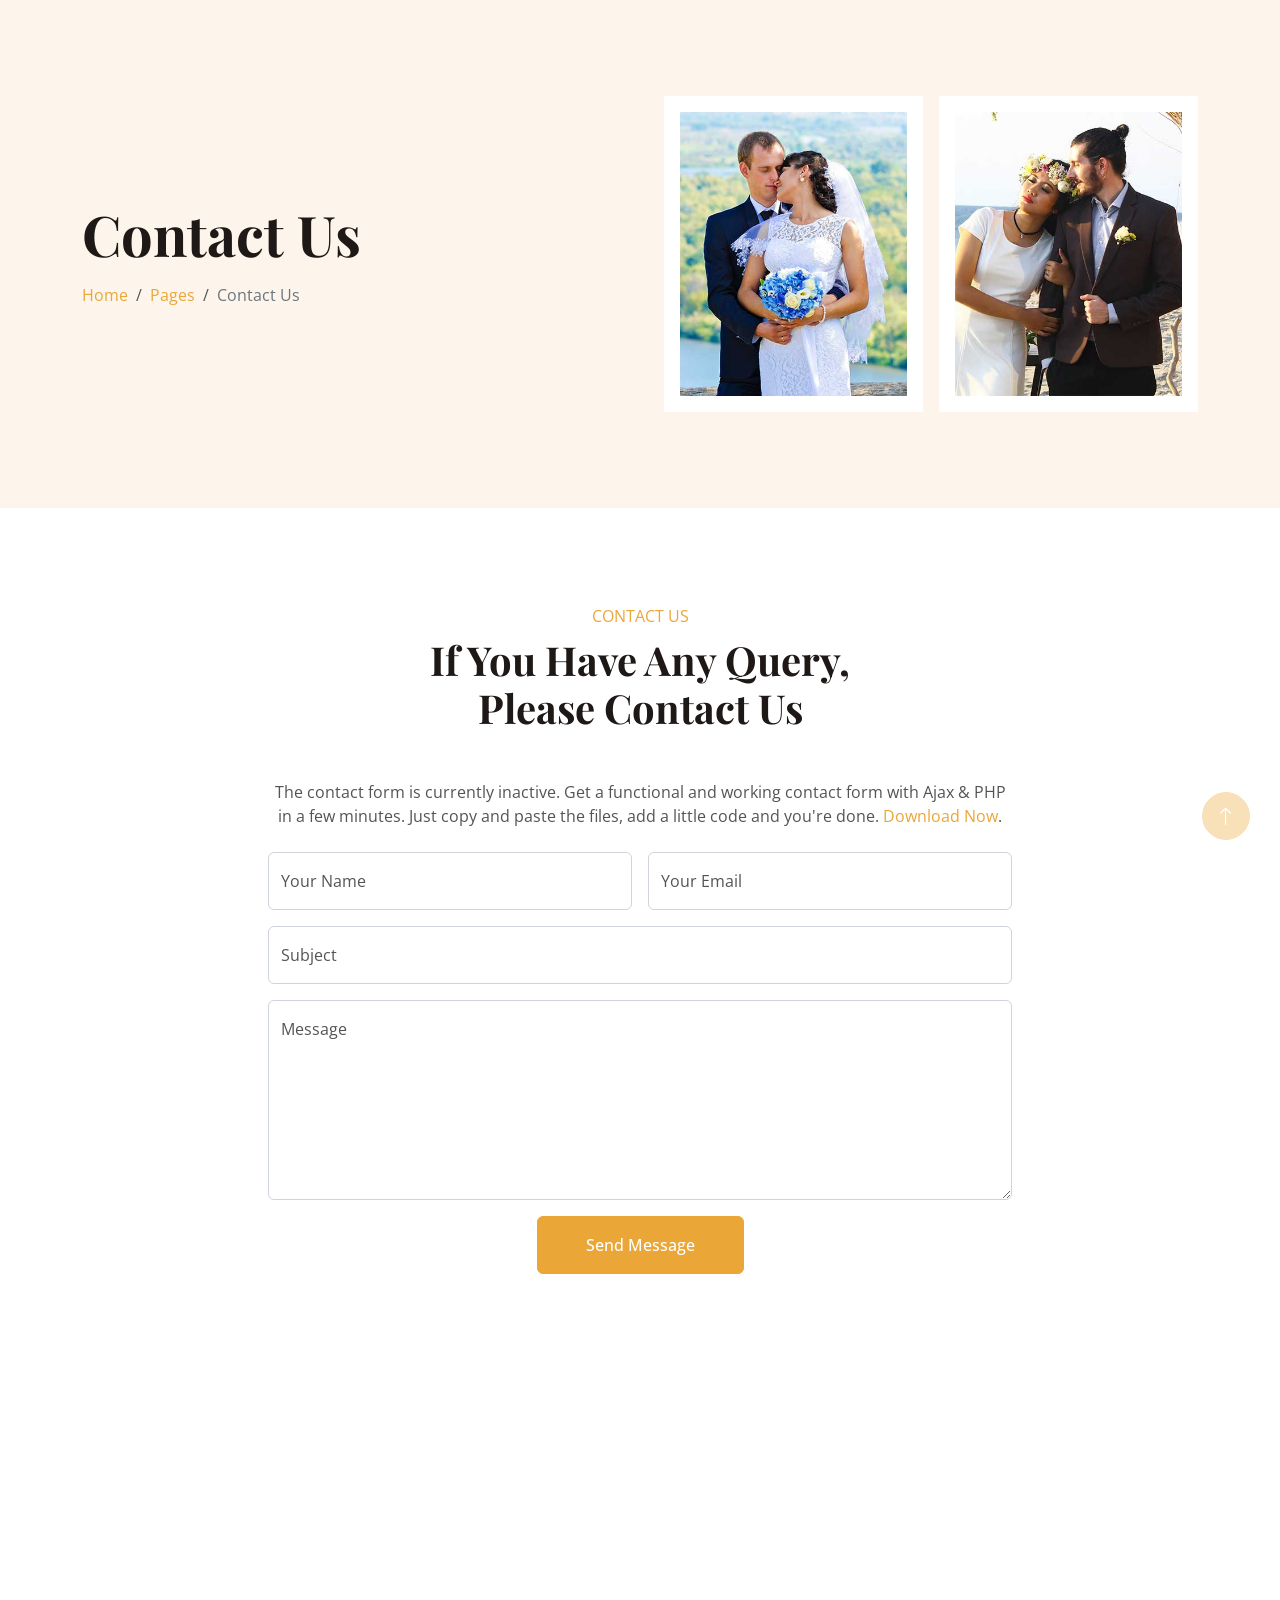
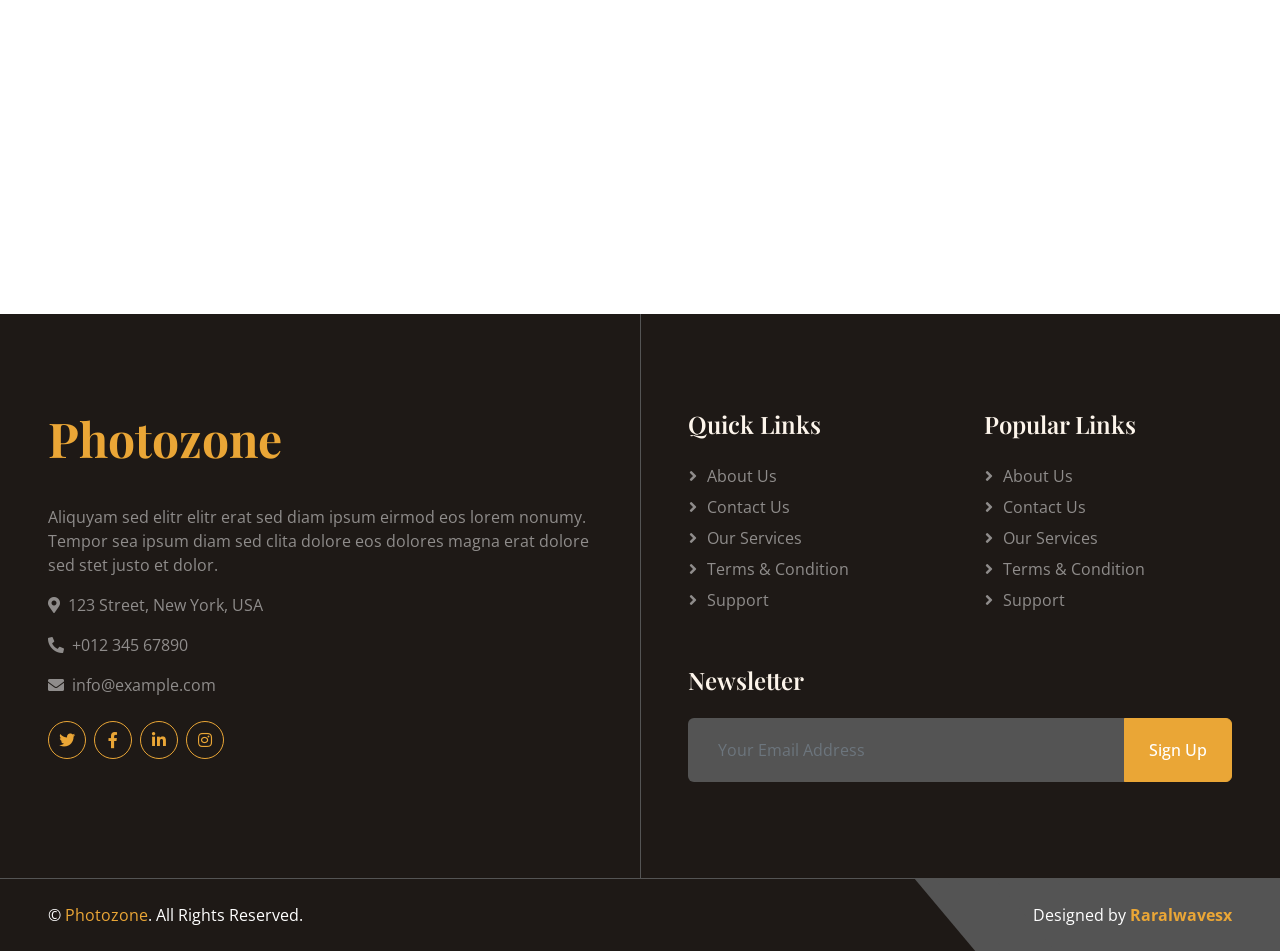
<file: contact.html>
<!DOCTYPE html>
<html lang="en">

<head>
    <meta charset="utf-8">
    <title>Photozone</title>
    <meta content="width=device-width, initial-scale=1.0" name="viewport">
    <meta content="" name="keywords">
    <meta content="" name="description">

    <!-- Favicon -->
    <link href="img/favicon.ico" rel="icon">

    <!-- Google Web Fonts -->
    <link rel="preconnect" href="https://fonts.googleapis.com">
    <link rel="preconnect" href="https://fonts.gstatic.com" crossorigin>
    <link href="https://fonts.googleapis.com/css2?family=Open+Sans:wght@400;500;600&family=Playfair+Display:wght@500;600;700&display=swap" rel="stylesheet"> 

    <!-- Icon Font Stylesheet -->
    <link href="https://cdnjs.cloudflare.com/ajax/libs/font-awesome/5.10.0/css/all.min.css" rel="stylesheet">
    <link href="https://cdn.jsdelivr.net/npm/bootstrap-icons@1.4.1/font/bootstrap-icons.css" rel="stylesheet">

    <!-- Libraries Stylesheet -->
    <link href="lib/animate/animate.min.css" rel="stylesheet">
    <link href="lib/owlcarousel/assets/owl.carousel.min.css" rel="stylesheet">
    <link href="lib/lightbox/css/lightbox.min.css" rel="stylesheet">

    <!-- Customized Bootstrap Stylesheet -->
    <link href="css/bootstrap.min.css" rel="stylesheet">

    <!-- Template Stylesheet -->
    <link href="css/style.css" rel="stylesheet">
</head>

<body>
    <!-- Spinner Start -->
    <div id="spinner" class="show bg-white position-fixed translate-middle w-100 vh-100 top-50 start-50 d-flex align-items-center justify-content-center">
        <div class="spinner-grow text-primary" role="status"></div>
    </div>
    <!-- Spinner End -->


    <!-- Navbar Start -->
    <nav class="navbar navbar-expand-lg bg-white navbar-light fixed-top shadow py-lg-0 px-4 px-lg-5 wow fadeIn" data-wow-delay="0.1s">
        <a href="index.html" class="navbar-brand d-block d-lg-none">
            <h1 class="text-primary">Photozone</h1>
        </a>
        <button type="button" class="navbar-toggler" data-bs-toggle="collapse" data-bs-target="#navbarCollapse">
            <span class="navbar-toggler-icon"></span>
        </button>
        <div class="collapse navbar-collapse justify-content-between py-4 py-lg-0" id="navbarCollapse">
            <div class="navbar-nav ms-auto py-0">
                <a href="index.html" class="nav-item nav-link">Home</a>
                <a href="about.html" class="nav-item nav-link">About</a>
                <a href="service.html" class="nav-item nav-link">Services</a>
            </div>
            <a href="index.html" class="navbar-brand bg-primary py-2 px-4 mx-3 d-none d-lg-block">
                <h1 class="text-white">Photozone</h1>
            </a>
            <div class="navbar-nav me-auto py-0">
                <a href="project.html" class="nav-item nav-link">Projects</a>
                <div class="nav-item dropdown">
                    <a href="#" class="nav-link dropdown-toggle" data-bs-toggle="dropdown">Pages</a>
                    <div class="dropdown-menu rounded-0 shadow-sm border-0 m-0">
                        <a href="feature.html" class="dropdown-item">Features</a>
                        <a href="team.html" class="dropdown-item">Our Team</a>
                        <a href="testimonial.html" class="dropdown-item">Testimonial</a>
                        <a href="404.html" class="dropdown-item">404 Page</a>
                    </div>
                </div>
                <a href="contact.html" class="nav-item nav-link active">Contact</a>
            </div>
        </div>
    </nav>
    <!-- Navbar End -->


    <!-- Header Start -->
    <div class="container-fluid hero-header bg-light py-5 mb-5">
        <div class="container py-5">
            <div class="row g-5 align-items-center">
                <div class="col-lg-6">
                    <h1 class="display-4 mb-3 animated slideInDown">Contact Us</h1>
                    <nav aria-label="breadcrumb animated slideInDown">
                        <ol class="breadcrumb mb-0">
                            <li class="breadcrumb-item"><a href="#">Home</a></li>
                            <li class="breadcrumb-item"><a href="#">Pages</a></li>
                            <li class="breadcrumb-item active" aria-current="page">Contact Us</li>
                        </ol>
                    </nav>
                </div>
                <div class="col-lg-6 animated fadeIn">
                    <div class="row g-3">
                        <div class="col-6 text-end">
                            <img class="img-fluid bg-white p-3 w-100" src="img/hero-1.jpg" alt="">
                        </div>
                        <div class="col-6">
                            <img class="img-fluid bg-white p-3 w-100" src="img/hero-2.jpg" alt="">
                        </div>
                    </div>
                </div>
            </div>
        </div>
    </div>
    <!-- Header End -->


    <!-- Contact Start -->
    <div class="container-xxl py-5">
        <div class="container">
            <div class="text-center mx-auto wow fadeInUp" data-wow-delay="0.1s" style="max-width: 500px;">
                <p class="text-primary text-uppercase mb-2">Contact Us</p>
                <h1 class="display-6 mb-5">If You Have Any Query, Please Contact Us</h1>
            </div>
            <div class="row g-0 justify-content-center">
                <div class="col-lg-8 wow fadeInUp" data-wow-delay="0.1s">
                    <p class="text-center mb-4">The contact form is currently inactive. Get a functional and working contact form with Ajax & PHP in a few minutes. Just copy and paste the files, add a little code and you're done. <a href="https://htmlcodex.com/contact-form">Download Now</a>.</p>
                    <form>
                        <div class="row g-3">
                            <div class="col-md-6">
                                <div class="form-floating">
                                    <input type="text" class="form-control" id="name" placeholder="Your Name">
                                    <label for="name">Your Name</label>
                                </div>
                            </div>
                            <div class="col-md-6">
                                <div class="form-floating">
                                    <input type="email" class="form-control" id="email" placeholder="Your Email">
                                    <label for="email">Your Email</label>
                                </div>
                            </div>
                            <div class="col-12">
                                <div class="form-floating">
                                    <input type="text" class="form-control" id="subject" placeholder="Subject">
                                    <label for="subject">Subject</label>
                                </div>
                            </div>
                            <div class="col-12">
                                <div class="form-floating">
                                    <textarea class="form-control" placeholder="Leave a message here" id="message" style="height: 200px"></textarea>
                                    <label for="message">Message</label>
                                </div>
                            </div>
                            <div class="col-12 text-center">
                                <button class="btn btn-primary py-3 px-5" type="submit">Send Message</button>
                            </div>
                        </div>
                    </form>
                </div>
            </div>
        </div>
    </div>
    <!-- Contact End -->


    <!-- Google Map Start -->
    <div class="container-xxl py-5 px-0 wow fadeInUp" data-wow-delay="0.1s">
        <iframe class="w-100 mb-n2" style="height: 450px;"
            src="https://www.google.com/maps/embed?pb=!1m18!1m12!1m3!1d3001156.4288297426!2d-78.01371936852176!3d42.72876761954724!2m3!1f0!2f0!3f0!3m2!1i1024!2i768!4f13.1!3m3!1m2!1s0x4ccc4bf0f123a5a9%3A0xddcfc6c1de189567!2sNew%20York%2C%20USA!5e0!3m2!1sen!2sbd!4v1603794290143!5m2!1sen!2sbd"
            frameborder="0" allowfullscreen="" aria-hidden="false" tabindex="0"></iframe>
    </div>
    <!-- Google Map End -->


    <!-- Footer Start -->
    <div class="container-fluid footer position-relative bg-dark text-white-50 mt-5 py-5 px-4 px-lg-5 wow fadeIn" data-wow-delay="0.1s">
        <div class="row g-5 py-5">
            <div class="col-lg-6 pe-lg-5">
                <a href="index.html" class="navbar-brand">
                    <h1 class="display-5 text-primary">Photozone</h1>
                </a>
                <p>Aliquyam sed elitr elitr erat sed diam ipsum eirmod eos lorem nonumy. Tempor sea ipsum diam  sed clita dolore eos dolores magna erat dolore sed stet justo et dolor.</p>
                <p><i class="fa fa-map-marker-alt me-2"></i>123 Street, New York, USA</p>
                <p><i class="fa fa-phone-alt me-2"></i>+012 345 67890</p>
                <p><i class="fa fa-envelope me-2"></i>info@example.com</p>
                <div class="d-flex justify-content-start mt-4">
                    <a class="btn btn-square btn-outline-primary rounded-circle me-2" href="#"><i class="fab fa-twitter"></i></a>
                    <a class="btn btn-square btn-outline-primary rounded-circle me-2" href="#"><i class="fab fa-facebook-f"></i></a>
                    <a class="btn btn-square btn-outline-primary rounded-circle me-2" href="#"><i class="fab fa-linkedin-in"></i></a>
                    <a class="btn btn-square btn-outline-primary rounded-circle me-2" href="#"><i class="fab fa-instagram"></i></a>
                </div>
            </div>
            <div class="col-lg-6 ps-lg-5">
                <div class="row g-5">
                    <div class="col-sm-6">
                        <h4 class="text-light mb-4">Quick Links</h4>
                        <a class="btn btn-link" href="">About Us</a>
                        <a class="btn btn-link" href="">Contact Us</a>
                        <a class="btn btn-link" href="">Our Services</a>
                        <a class="btn btn-link" href="">Terms & Condition</a>
                        <a class="btn btn-link" href="">Support</a>
                    </div>
                    <div class="col-sm-6">
                        <h4 class="text-light mb-4">Popular Links</h4>
                        <a class="btn btn-link" href="">About Us</a>
                        <a class="btn btn-link" href="">Contact Us</a>
                        <a class="btn btn-link" href="">Our Services</a>
                        <a class="btn btn-link" href="">Terms & Condition</a>
                        <a class="btn btn-link" href="">Support</a>
                    </div>
                    <div class="col-sm-12">
                        <h4 class="text-light mb-4">Newsletter</h4>
                        <div class="w-100">
                            <div class="input-group">
                                <input type="text" class="form-control border-0 bg-secondary" style="padding: 20px 30px;" placeholder="Your Email Address"><button class="btn btn-primary px-4">Sign Up</button>
                            </div>
                        </div>
                    </div>
                </div>
            </div>
        </div>
    </div>
    <!-- Footer End -->


  <!-- Copyright Start -->
    <div class="container-fluid bg-dark text-white border-top border-secondary px-0">
        <div class="d-flex flex-column flex-md-row justify-content-between">
            <div class="py-4 px-5 text-center text-md-start">
                <p class="mb-0">&copy; <a class="text-primary" href="#">Photozone</a>. All Rights Reserved.</p>
            </div>
            <div class="py-4 px-5 bg-secondary footer-shape position-relative text-center text-md-end">
              
                <p class="mb-0">Designed by <a class="text-primary fw-bold" href="https://raralwavessolutions.co.ke/">Raralwavesx</a></p>
            </div>
        </div>
    </div>
    <!-- Copyright End -->


    <!-- Back to Top -->
    <a href="#" class="btn btn-lg btn-primary btn-lg-square rounded-circle back-to-top"><i class="bi bi-arrow-up"></i></a>


    <!-- JavaScript Libraries -->
    <script src="https://code.jquery.com/jquery-3.4.1.min.js"></script>
    <script src="https://cdn.jsdelivr.net/npm/bootstrap@5.0.0/dist/js/bootstrap.bundle.min.js"></script>
    <script src="lib/wow/wow.min.js"></script>
    <script src="lib/easing/easing.min.js"></script>
    <script src="lib/waypoints/waypoints.min.js"></script>
    <script src="lib/counterup/counterup.min.js"></script>
    <script src="lib/owlcarousel/owl.carousel.min.js"></script>
    <script src="lib/lightbox/js/lightbox.min.js"></script>

    <!-- Template Javascript -->
    <script src="js/main.js"></script>
</body>


</html>
</file>
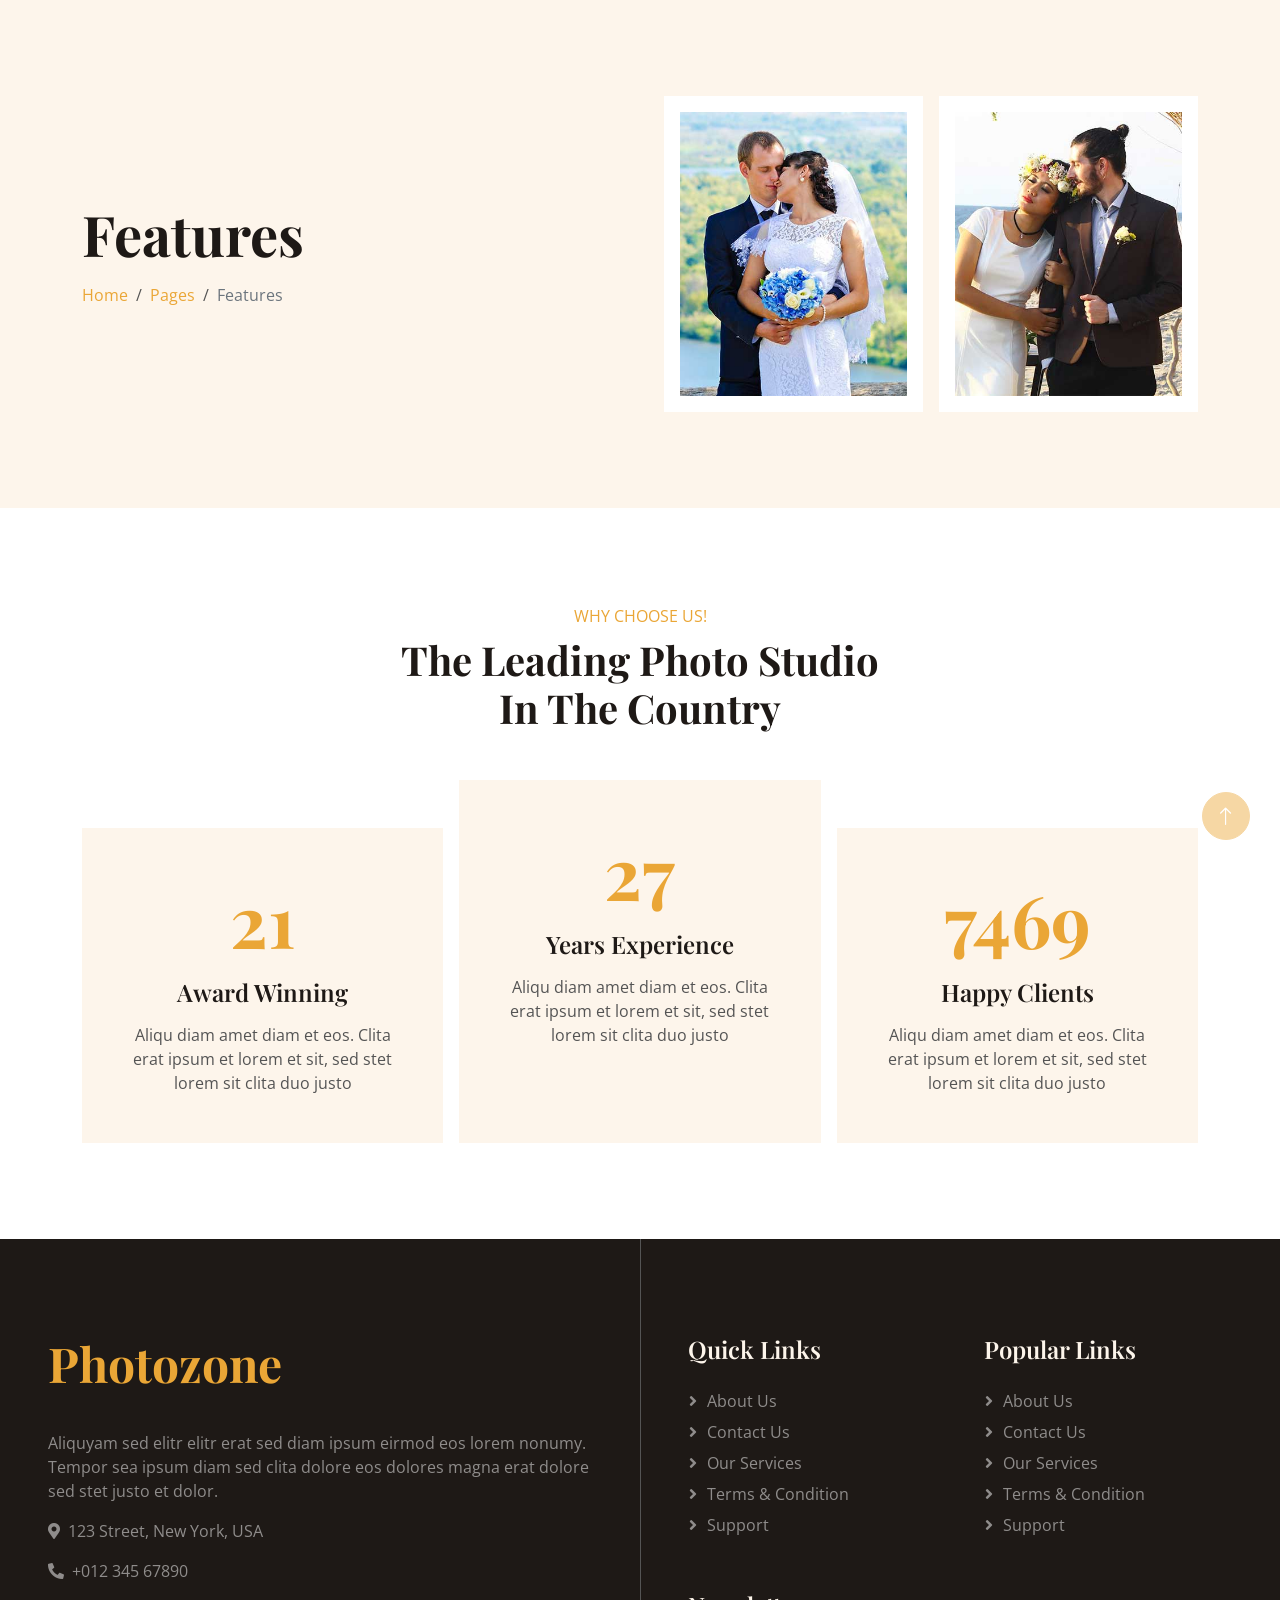
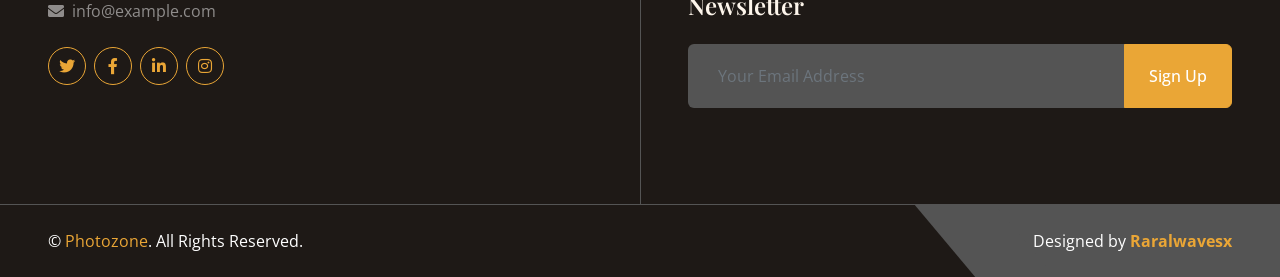
<file: feature.html>
<!DOCTYPE html>
<html lang="en">

<head>
    <meta charset="utf-8">
    <title>Photozone</title>
    <meta content="width=device-width, initial-scale=1.0" name="viewport">
    <meta content="" name="keywords">
    <meta content="" name="description">
    <!-- Favicon -->
    <link href="img/favicon.ico" rel="icon">

    <!-- Google Web Fonts -->
    <link rel="preconnect" href="https://fonts.googleapis.com">
    <link rel="preconnect" href="https://fonts.gstatic.com" crossorigin>
    <link href="https://fonts.googleapis.com/css2?family=Open+Sans:wght@400;500;600&family=Playfair+Display:wght@500;600;700&display=swap" rel="stylesheet"> 

    <!-- Icon Font Stylesheet -->
    <link href="https://cdnjs.cloudflare.com/ajax/libs/font-awesome/5.10.0/css/all.min.css" rel="stylesheet">
    <link href="https://cdn.jsdelivr.net/npm/bootstrap-icons@1.4.1/font/bootstrap-icons.css" rel="stylesheet">

    <!-- Libraries Stylesheet -->
    <link href="lib/animate/animate.min.css" rel="stylesheet">
    <link href="lib/owlcarousel/assets/owl.carousel.min.css" rel="stylesheet">
    <link href="lib/lightbox/css/lightbox.min.css" rel="stylesheet">

    <!-- Customized Bootstrap Stylesheet -->
    <link href="css/bootstrap.min.css" rel="stylesheet">

    <!-- Template Stylesheet -->
    <link href="css/style.css" rel="stylesheet">
</head>

<body>
    <!-- Spinner Start -->
    <div id="spinner" class="show bg-white position-fixed translate-middle w-100 vh-100 top-50 start-50 d-flex align-items-center justify-content-center">
        <div class="spinner-grow text-primary" role="status"></div>
    </div>
    <!-- Spinner End -->


    <!-- Navbar Start -->
    <nav class="navbar navbar-expand-lg bg-white navbar-light fixed-top shadow py-lg-0 px-4 px-lg-5 wow fadeIn" data-wow-delay="0.1s">
        <a href="index.html" class="navbar-brand d-block d-lg-none">
            <h1 class="text-primary">Photozone</h1>
        </a>
        <button type="button" class="navbar-toggler" data-bs-toggle="collapse" data-bs-target="#navbarCollapse">
            <span class="navbar-toggler-icon"></span>
        </button>
        <div class="collapse navbar-collapse justify-content-between py-4 py-lg-0" id="navbarCollapse">
            <div class="navbar-nav ms-auto py-0">
                <a href="index.html" class="nav-item nav-link">Home</a>
                <a href="about.html" class="nav-item nav-link">About</a>
                <a href="service.html" class="nav-item nav-link">Services</a>
            </div>
            <a href="index.html" class="navbar-brand bg-primary py-2 px-4 mx-3 d-none d-lg-block">
                <h1 class="text-white">Photozone</h1>
            </a>
            <div class="navbar-nav me-auto py-0">
                <a href="project.html" class="nav-item nav-link">Projects</a>
                <div class="nav-item dropdown">
                    <a href="#" class="nav-link dropdown-toggle active" data-bs-toggle="dropdown">Pages</a>
                    <div class="dropdown-menu rounded-0 shadow-sm border-0 m-0">
                        <a href="feature.html" class="dropdown-item active">Features</a>
                        <a href="team.html" class="dropdown-item">Our Team</a>
                        <a href="testimonial.html" class="dropdown-item">Testimonial</a>
                        <a href="404.html" class="dropdown-item">404 Page</a>
                    </div>
                </div>
                <a href="contact.html" class="nav-item nav-link">Contact</a>
            </div>
        </div>
    </nav>
    <!-- Navbar End -->


    <!-- Header Start -->
    <div class="container-fluid hero-header bg-light py-5 mb-5">
        <div class="container py-5">
            <div class="row g-5 align-items-center">
                <div class="col-lg-6">
                    <h1 class="display-4 mb-3 animated slideInDown">Features</h1>
                    <nav aria-label="breadcrumb animated slideInDown">
                        <ol class="breadcrumb mb-0">
                            <li class="breadcrumb-item"><a href="#">Home</a></li>
                            <li class="breadcrumb-item"><a href="#">Pages</a></li>
                            <li class="breadcrumb-item active" aria-current="page">Features</li>
                        </ol>
                    </nav>
                </div>
                <div class="col-lg-6 animated fadeIn">
                    <div class="row g-3">
                        <div class="col-6 text-end">
                            <img class="img-fluid bg-white p-3 w-100" src="img/hero-1.jpg" alt="">
                        </div>
                        <div class="col-6">
                            <img class="img-fluid bg-white p-3 w-100" src="img/hero-2.jpg" alt="">
                        </div>
                    </div>
                </div>
            </div>
        </div>
    </div>
    <!-- Header End -->


    <!-- Facts Start -->
    <div class="container-xxl py-5">
        <div class="container">
            <div class="text-center mx-auto wow fadeInUp" data-wow-delay="0.1s" style="max-width: 500px;">
                <p class="text-primary text-uppercase mb-2">Why Choose Us!</p>
                <h1 class="display-6 mb-5">The Leading Photo Studio In The Country</h1>
            </div>
            <div class="row g-3">
                <div class="col-lg-4 col-md-6 pt-lg-5 wow fadeInUp" data-wow-delay="0.1s">
                    <div class="fact-item bg-light text-center h-100 p-5">
                        <h1 class="display-2 text-primary mb-3" data-toggle="counter-up">35</h1>
                        <h4 class="mb-3">Award Winning</h4>
                        <span>Aliqu diam amet diam et eos. Clita erat ipsum et lorem et sit, sed stet lorem sit clita duo justo</span>
                    </div>
                </div>
                <div class="col-lg-4 col-md-6 wow fadeInUp" data-wow-delay="0.3s">
                    <div class="fact-item bg-light text-center h-100 p-5">
                        <h1 class="display-2 text-primary mb-3" data-toggle="counter-up">45</h1>
                        <h4 class="mb-3">Years Experience</h4>
                        <span>Aliqu diam amet diam et eos. Clita erat ipsum et lorem et sit, sed stet lorem sit clita duo justo</span>
                    </div>
                </div>
                <div class="col-lg-4 col-md-6 pt-lg-5 wow fadeInUp" data-wow-delay="0.5s">
                    <div class="fact-item bg-light text-center h-100 p-5">
                        <h1 class="display-2 text-primary mb-3" data-toggle="counter-up">12345</h1>
                        <h4 class="mb-3">Happy Clients</h4>
                        <span>Aliqu diam amet diam et eos. Clita erat ipsum et lorem et sit, sed stet lorem sit clita duo justo</span>
                    </div>
                </div>
            </div>
        </div>
    </div>
    <!-- Facts End -->


    <!-- Footer Start -->
    <div class="container-fluid footer position-relative bg-dark text-white-50 mt-5 py-5 px-4 px-lg-5 wow fadeIn" data-wow-delay="0.1s">
        <div class="row g-5 py-5">
            <div class="col-lg-6 pe-lg-5">
                <a href="index.html" class="navbar-brand">
                    <h1 class="display-5 text-primary">Photozone</h1>
                </a>
                <p>Aliquyam sed elitr elitr erat sed diam ipsum eirmod eos lorem nonumy. Tempor sea ipsum diam  sed clita dolore eos dolores magna erat dolore sed stet justo et dolor.</p>
                <p><i class="fa fa-map-marker-alt me-2"></i>123 Street, New York, USA</p>
                <p><i class="fa fa-phone-alt me-2"></i>+012 345 67890</p>
                <p><i class="fa fa-envelope me-2"></i>info@example.com</p>
                <div class="d-flex justify-content-start mt-4">
                    <a class="btn btn-square btn-outline-primary rounded-circle me-2" href="#"><i class="fab fa-twitter"></i></a>
                    <a class="btn btn-square btn-outline-primary rounded-circle me-2" href="#"><i class="fab fa-facebook-f"></i></a>
                    <a class="btn btn-square btn-outline-primary rounded-circle me-2" href="#"><i class="fab fa-linkedin-in"></i></a>
                    <a class="btn btn-square btn-outline-primary rounded-circle me-2" href="#"><i class="fab fa-instagram"></i></a>
                </div>
            </div>
            <div class="col-lg-6 ps-lg-5">
                <div class="row g-5">
                    <div class="col-sm-6">
                        <h4 class="text-light mb-4">Quick Links</h4>
                        <a class="btn btn-link" href="">About Us</a>
                        <a class="btn btn-link" href="">Contact Us</a>
                        <a class="btn btn-link" href="">Our Services</a>
                        <a class="btn btn-link" href="">Terms & Condition</a>
                        <a class="btn btn-link" href="">Support</a>
                    </div>
                    <div class="col-sm-6">
                        <h4 class="text-light mb-4">Popular Links</h4>
                        <a class="btn btn-link" href="">About Us</a>
                        <a class="btn btn-link" href="">Contact Us</a>
                        <a class="btn btn-link" href="">Our Services</a>
                        <a class="btn btn-link" href="">Terms & Condition</a>
                        <a class="btn btn-link" href="">Support</a>
                    </div>
                    <div class="col-sm-12">
                        <h4 class="text-light mb-4">Newsletter</h4>
                        <div class="w-100">
                            <div class="input-group">
                                <input type="text" class="form-control border-0 bg-secondary" style="padding: 20px 30px;" placeholder="Your Email Address"><button class="btn btn-primary px-4">Sign Up</button>
                            </div>
                        </div>
                    </div>
                </div>
            </div>
        </div>
    </div>
    <!-- Footer End -->


  <!-- Copyright Start -->
    <div class="container-fluid bg-dark text-white border-top border-secondary px-0">
        <div class="d-flex flex-column flex-md-row justify-content-between">
            <div class="py-4 px-5 text-center text-md-start">
                <p class="mb-0">&copy; <a class="text-primary" href="#">Photozone</a>. All Rights Reserved.</p>
            </div>
            <div class="py-4 px-5 bg-secondary footer-shape position-relative text-center text-md-end">
              
                <p class="mb-0">Designed by <a class="text-primary fw-bold" href="https://raralwavessolutions.co.ke/">Raralwavesx</a></p>
            </div>
        </div>
    </div>
    <!-- Copyright End -->


    <!-- Back to Top -->
    <a href="#" class="btn btn-lg btn-primary btn-lg-square rounded-circle back-to-top"><i class="bi bi-arrow-up"></i></a>


    <!-- JavaScript Libraries -->
    <script src="https://code.jquery.com/jquery-3.4.1.min.js"></script>
    <script src="https://cdn.jsdelivr.net/npm/bootstrap@5.0.0/dist/js/bootstrap.bundle.min.js"></script>
    <script src="lib/wow/wow.min.js"></script>
    <script src="lib/easing/easing.min.js"></script>
    <script src="lib/waypoints/waypoints.min.js"></script>
    <script src="lib/counterup/counterup.min.js"></script>
    <script src="lib/owlcarousel/owl.carousel.min.js"></script>
    <script src="lib/lightbox/js/lightbox.min.js"></script>

    <!-- Template Javascript -->
    <script src="js/main.js"></script>
</body>


</html>
</file>
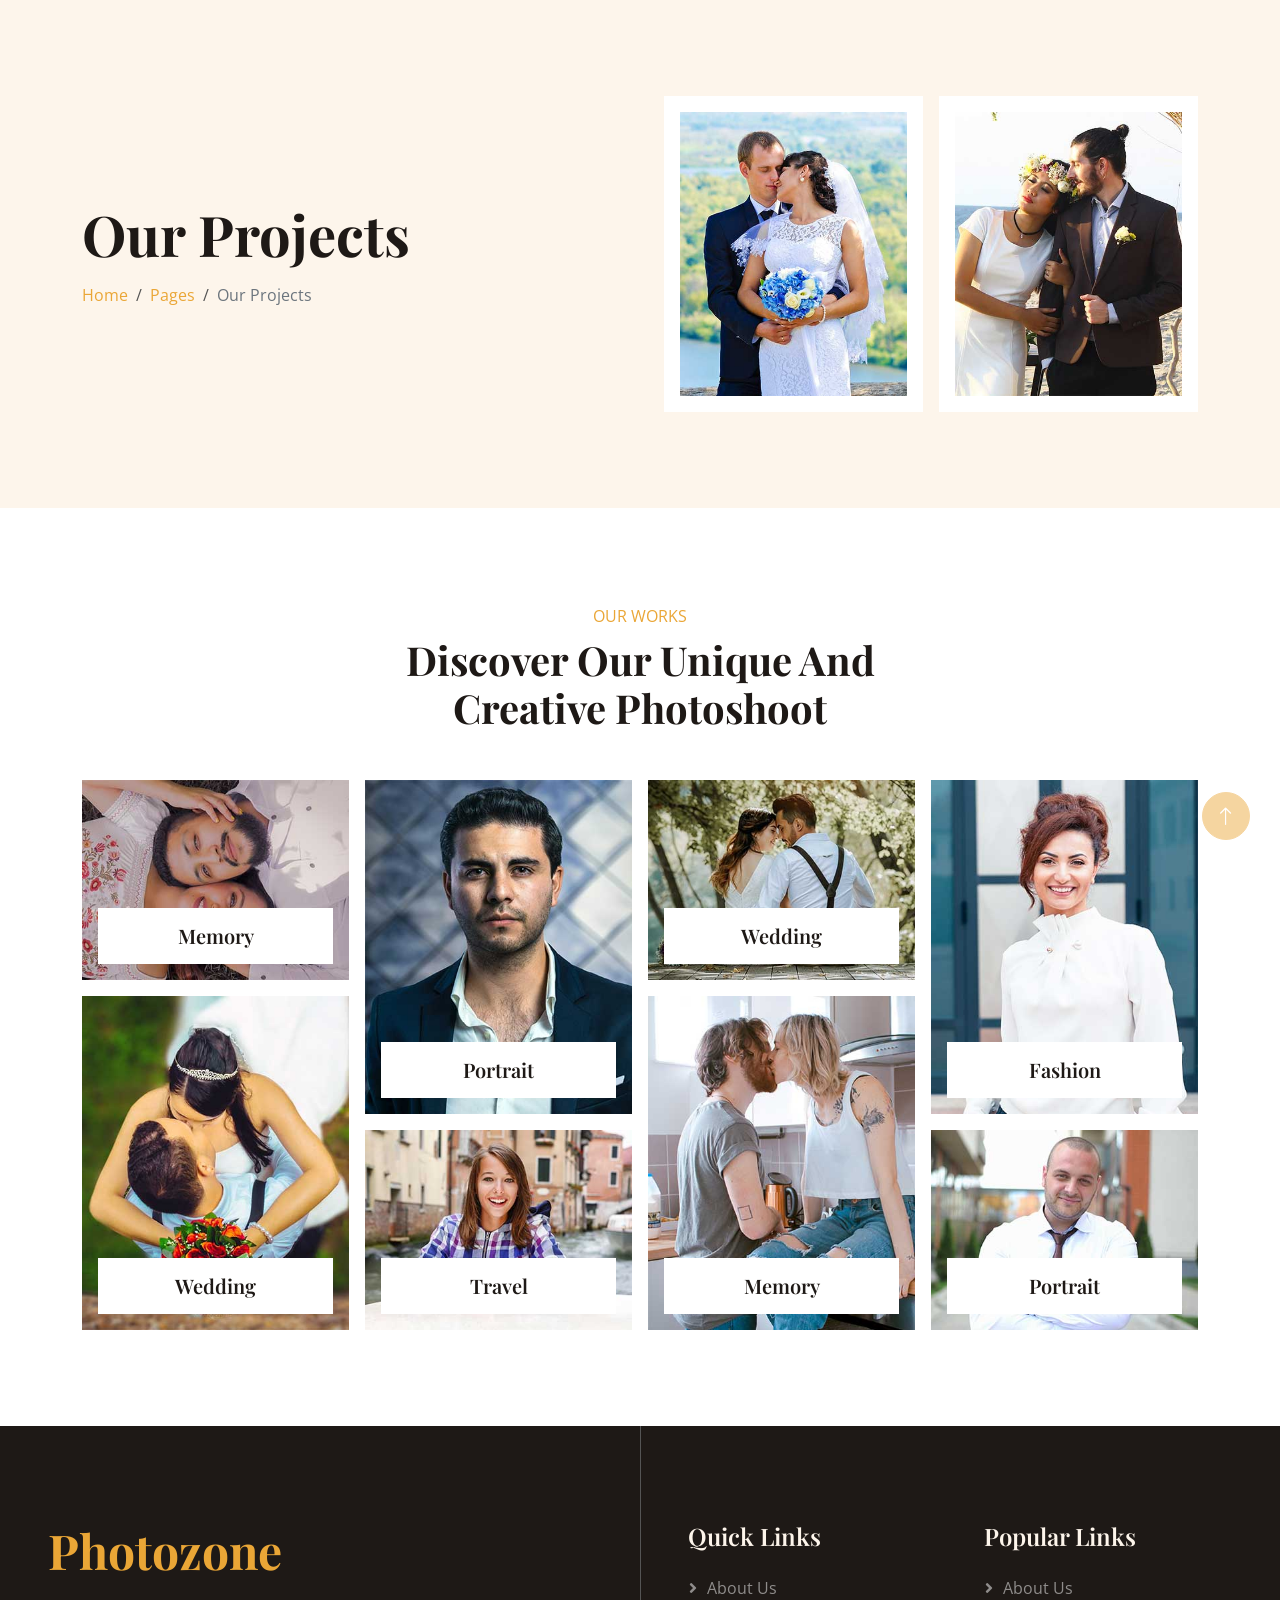
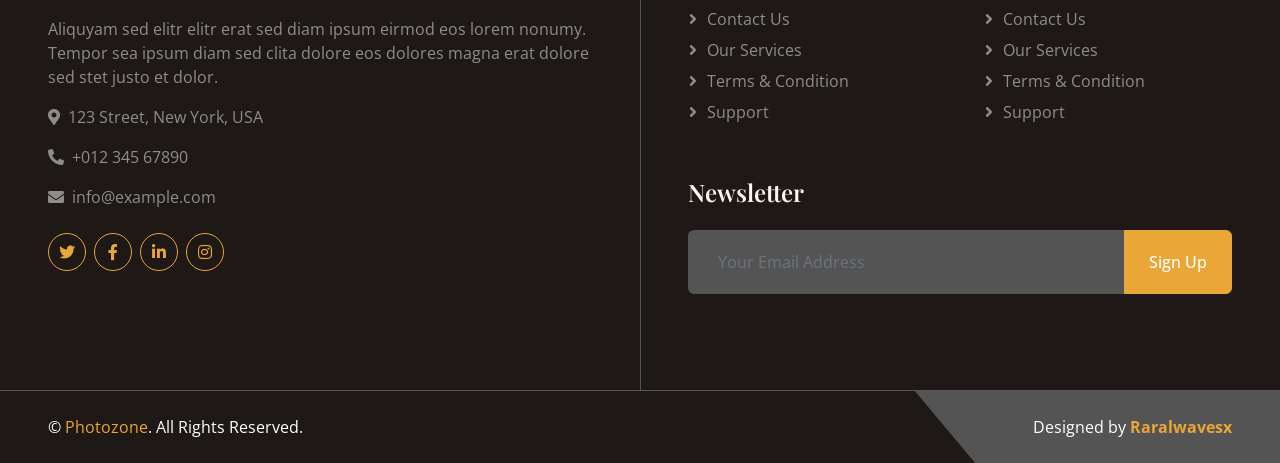
<file: project.html>
<!DOCTYPE html>
<html lang="en">

<head>
    <meta charset="utf-8">
    <title>Photozone</title>
    <meta content="width=device-width, initial-scale=1.0" name="viewport">
    <meta content="" name="keywords">
    <meta content="" name="description">

    <!-- Favicon -->
    <link href="img/favicon.ico" rel="icon">

    <!-- Google Web Fonts -->
    <link rel="preconnect" href="https://fonts.googleapis.com">
    <link rel="preconnect" href="https://fonts.gstatic.com" crossorigin>
    <link href="https://fonts.googleapis.com/css2?family=Open+Sans:wght@400;500;600&family=Playfair+Display:wght@500;600;700&display=swap" rel="stylesheet"> 

    <!-- Icon Font Stylesheet -->
    <link href="https://cdnjs.cloudflare.com/ajax/libs/font-awesome/5.10.0/css/all.min.css" rel="stylesheet">
    <link href="https://cdn.jsdelivr.net/npm/bootstrap-icons@1.4.1/font/bootstrap-icons.css" rel="stylesheet">

    <!-- Libraries Stylesheet -->
    <link href="lib/animate/animate.min.css" rel="stylesheet">
    <link href="lib/owlcarousel/assets/owl.carousel.min.css" rel="stylesheet">
    <link href="lib/lightbox/css/lightbox.min.css" rel="stylesheet">

    <!-- Customized Bootstrap Stylesheet -->
    <link href="css/bootstrap.min.css" rel="stylesheet">

    <!-- Template Stylesheet -->
    <link href="css/style.css" rel="stylesheet">
</head>

<body>
    <!-- Spinner Start -->
    <div id="spinner" class="show bg-white position-fixed translate-middle w-100 vh-100 top-50 start-50 d-flex align-items-center justify-content-center">
        <div class="spinner-grow text-primary" role="status"></div>
    </div>
    <!-- Spinner End -->


    <!-- Navbar Start -->
    <nav class="navbar navbar-expand-lg bg-white navbar-light fixed-top shadow py-lg-0 px-4 px-lg-5 wow fadeIn" data-wow-delay="0.1s">
        <a href="index.html" class="navbar-brand d-block d-lg-none">
            <h1 class="text-primary">Photozone</h1>
        </a>
        <button type="button" class="navbar-toggler" data-bs-toggle="collapse" data-bs-target="#navbarCollapse">
            <span class="navbar-toggler-icon"></span>
        </button>
        <div class="collapse navbar-collapse justify-content-between py-4 py-lg-0" id="navbarCollapse">
            <div class="navbar-nav ms-auto py-0">
                <a href="index.html" class="nav-item nav-link">Home</a>
                <a href="about.html" class="nav-item nav-link">About</a>
                <a href="service.html" class="nav-item nav-link">Services</a>
            </div>
            <a href="index.html" class="navbar-brand bg-primary py-2 px-4 mx-3 d-none d-lg-block">
                <h1 class="text-white">Photozone</h1>
            </a>
            <div class="navbar-nav me-auto py-0">
                <a href="project.html" class="nav-item nav-link active">Projects</a>
                <div class="nav-item dropdown">
                    <a href="#" class="nav-link dropdown-toggle" data-bs-toggle="dropdown">Pages</a>
                    <div class="dropdown-menu rounded-0 shadow-sm border-0 m-0">
                        <a href="feature.html" class="dropdown-item">Features</a>
                        <a href="team.html" class="dropdown-item">Our Team</a>
                        <a href="testimonial.html" class="dropdown-item">Testimonial</a>
                        <a href="404.html" class="dropdown-item">404 Page</a>
                    </div>
                </div>
                <a href="contact.html" class="nav-item nav-link">Contact</a>
            </div>
        </div>
    </nav>
    <!-- Navbar End -->


    <!-- Header Start -->
    <div class="container-fluid hero-header bg-light py-5 mb-5">
        <div class="container py-5">
            <div class="row g-5 align-items-center">
                <div class="col-lg-6">
                    <h1 class="display-4 mb-3 animated slideInDown">Our Projects</h1>
                    <nav aria-label="breadcrumb animated slideInDown">
                        <ol class="breadcrumb mb-0">
                            <li class="breadcrumb-item"><a href="#">Home</a></li>
                            <li class="breadcrumb-item"><a href="#">Pages</a></li>
                            <li class="breadcrumb-item active" aria-current="page">Our Projects</li>
                        </ol>
                    </nav>
                </div>
                <div class="col-lg-6 animated fadeIn">
                    <div class="row g-3">
                        <div class="col-6 text-end">
                            <img class="img-fluid bg-white p-3 w-100" src="img/hero-1.jpg" alt="">
                        </div>
                        <div class="col-6">
                            <img class="img-fluid bg-white p-3 w-100" src="img/hero-2.jpg" alt="">
                        </div>
                    </div>
                </div>
            </div>
        </div>
    </div>
    <!-- Header End -->


    <!-- Project Start -->
    <div class="container-xxl py-5">
        <div class="container">
            <div class="text-center mx-auto mb-5 wow fadeInUp" data-wow-delay="0.1s" style="max-width: 500px;">
                <p class="text-primary text-uppercase mb-2">Our Works</p>
                <h1 class="display-6 mb-0">Discover Our Unique And Creative Photoshoot</h1>
            </div>
            <div class="row g-3">
                <div class="col-lg-3 col-md-6 wow fadeInUp" data-wow-delay="0.1s">
                    <div class="row g-3">
                        <div class="col-12">
                            <div class="project-item">
                                <img class="img-fluid" src="img/project-5.jpg" alt="">
                                <a class="project-title h5 mb-0" href="img/project-5.jpg" data-lightbox="project">
                                    Memory
                                </a>
                            </div>
                        </div>
                        <div class="col-12">
                            <div class="project-item">
                                <img class="img-fluid" src="img/project-1.jpg" alt="">
                                <a class="project-title h5 mb-0" href="img/project-1.jpg" data-lightbox="project">
                                    Wedding
                                </a>
                            </div>
                        </div>
                    </div>
                </div>
                <div class="col-lg-3 col-md-6 wow fadeInUp" data-wow-delay="0.3s">
                    <div class="row g-3">
                        <div class="col-12">
                            <div class="project-item">
                                <img class="img-fluid" src="img/project-2.jpg" alt="">
                                <a class="project-title h5 mb-0" href="img/project-2.jpg" data-lightbox="project">
                                    Portrait
                                </a>
                            </div>
                        </div>
                        <div class="col-12">
                            <div class="project-item">
                                <img class="img-fluid" src="img/project-6.jpg" alt="">
                                <a class="project-title h5 mb-0" href="img/project-6.jpg" data-lightbox="project">
                                    Travel
                                </a>
                            </div>
                        </div>
                    </div>
                </div>
                <div class="col-lg-3 col-md-6 wow fadeInUp" data-wow-delay="0.5s">
                    <div class="row g-3">
                        <div class="col-12">
                            <div class="project-item">
                                <img class="img-fluid" src="img/project-7.jpg" alt="">
                                <a class="project-title h5 mb-0" href="img/project-7.jpg" data-lightbox="project">
                                    Wedding
                                </a>
                            </div>
                        </div>
                        <div class="col-12">
                            <div class="project-item">
                                <img class="img-fluid" src="img/project-3.jpg" alt="">
                                <a class="project-title h5 mb-0" href="img/project-3.jpg" data-lightbox="project">    
                                    Memory
                                </a>
                            </div>
                        </div>
                    </div>
                </div>
                <div class="col-lg-3 col-md-6 wow fadeInUp" data-wow-delay="0.7s">
                    <div class="row g-3">
                        <div class="col-12">
                            <div class="project-item">
                                <img class="img-fluid" src="img/project-4.jpg" alt="">
                                <a class="project-title h5 mb-0" href="img/project-4.jpg" data-lightbox="project">
                                    Fashion
                                </a>
                            </div>
                        </div>
                        <div class="col-12">
                            <div class="project-item">
                                <img class="img-fluid" src="img/project-8.jpg" alt="">
                                <a class="project-title h5 mb-0" href="img/project-8.jpg" data-lightbox="project">
                                    Portrait
                                </a>
                            </div>
                        </div>
                    </div>
                </div>
            </div>
        </div>
    </div>
    <!-- Project End -->


    <!-- Footer Start -->
    <div class="container-fluid footer position-relative bg-dark text-white-50 mt-5 py-5 px-4 px-lg-5 wow fadeIn" data-wow-delay="0.1s">
        <div class="row g-5 py-5">
            <div class="col-lg-6 pe-lg-5">
                <a href="index.html" class="navbar-brand">
                    <h1 class="display-5 text-primary">Photozone</h1>
                </a>
                <p>Aliquyam sed elitr elitr erat sed diam ipsum eirmod eos lorem nonumy. Tempor sea ipsum diam  sed clita dolore eos dolores magna erat dolore sed stet justo et dolor.</p>
                <p><i class="fa fa-map-marker-alt me-2"></i>123 Street, New York, USA</p>
                <p><i class="fa fa-phone-alt me-2"></i>+012 345 67890</p>
                <p><i class="fa fa-envelope me-2"></i>info@example.com</p>
                <div class="d-flex justify-content-start mt-4">
                    <a class="btn btn-square btn-outline-primary rounded-circle me-2" href="#"><i class="fab fa-twitter"></i></a>
                    <a class="btn btn-square btn-outline-primary rounded-circle me-2" href="#"><i class="fab fa-facebook-f"></i></a>
                    <a class="btn btn-square btn-outline-primary rounded-circle me-2" href="#"><i class="fab fa-linkedin-in"></i></a>
                    <a class="btn btn-square btn-outline-primary rounded-circle me-2" href="#"><i class="fab fa-instagram"></i></a>
                </div>
            </div>
            <div class="col-lg-6 ps-lg-5">
                <div class="row g-5">
                    <div class="col-sm-6">
                        <h4 class="text-light mb-4">Quick Links</h4>
                        <a class="btn btn-link" href="">About Us</a>
                        <a class="btn btn-link" href="">Contact Us</a>
                        <a class="btn btn-link" href="">Our Services</a>
                        <a class="btn btn-link" href="">Terms & Condition</a>
                        <a class="btn btn-link" href="">Support</a>
                    </div>
                    <div class="col-sm-6">
                        <h4 class="text-light mb-4">Popular Links</h4>
                        <a class="btn btn-link" href="">About Us</a>
                        <a class="btn btn-link" href="">Contact Us</a>
                        <a class="btn btn-link" href="">Our Services</a>
                        <a class="btn btn-link" href="">Terms & Condition</a>
                        <a class="btn btn-link" href="">Support</a>
                    </div>
                    <div class="col-sm-12">
                        <h4 class="text-light mb-4">Newsletter</h4>
                        <div class="w-100">
                            <div class="input-group">
                                <input type="text" class="form-control border-0 bg-secondary" style="padding: 20px 30px;" placeholder="Your Email Address"><button class="btn btn-primary px-4">Sign Up</button>
                            </div>
                        </div>
                    </div>
                </div>
            </div>
        </div>
    </div>
    <!-- Footer End -->


    <!-- Copyright Start -->
    <div class="container-fluid bg-dark text-white border-top border-secondary px-0">
        <div class="d-flex flex-column flex-md-row justify-content-between">
            <div class="py-4 px-5 text-center text-md-start">
                <p class="mb-0">&copy; <a class="text-primary" href="#">Photozone</a>. All Rights Reserved.</p>
            </div>
            <div class="py-4 px-5 bg-secondary footer-shape position-relative text-center text-md-end">
              
                <p class="mb-0">Designed by <a class="text-primary fw-bold" href="https://raralwavessolutions.co.ke/">Raralwavesx</a></p>
            </div>
        </div>
    </div>
    <!-- Copyright End -->


    <!-- Back to Top -->
    <a href="#" class="btn btn-lg btn-primary btn-lg-square rounded-circle back-to-top"><i class="bi bi-arrow-up"></i></a>


    <!-- JavaScript Libraries -->
    <script src="https://code.jquery.com/jquery-3.4.1.min.js"></script>
    <script src="https://cdn.jsdelivr.net/npm/bootstrap@5.0.0/dist/js/bootstrap.bundle.min.js"></script>
    <script src="lib/wow/wow.min.js"></script>
    <script src="lib/easing/easing.min.js"></script>
    <script src="lib/waypoints/waypoints.min.js"></script>
    <script src="lib/counterup/counterup.min.js"></script>
    <script src="lib/owlcarousel/owl.carousel.min.js"></script>
    <script src="lib/lightbox/js/lightbox.min.js"></script>

    <!-- Template Javascript -->
    <script src="js/main.js"></script>
</body>


</html>
</file>
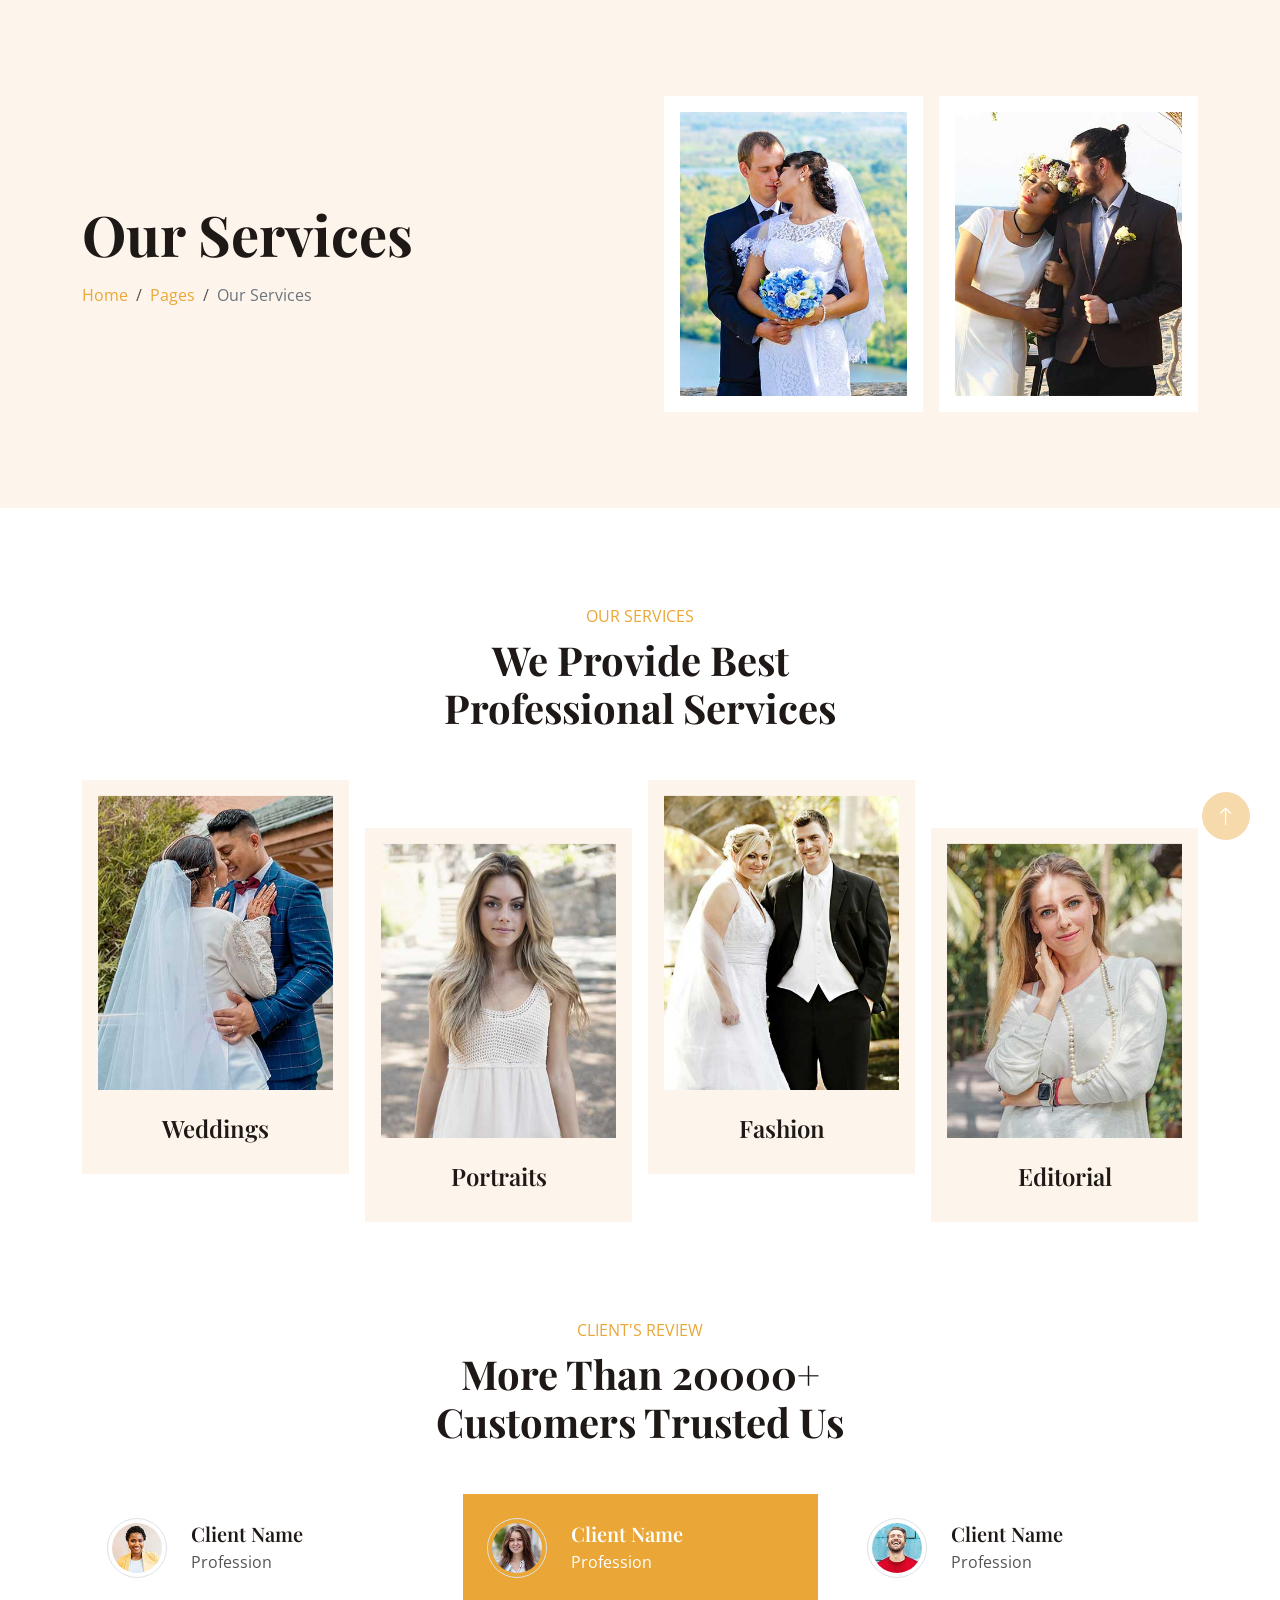
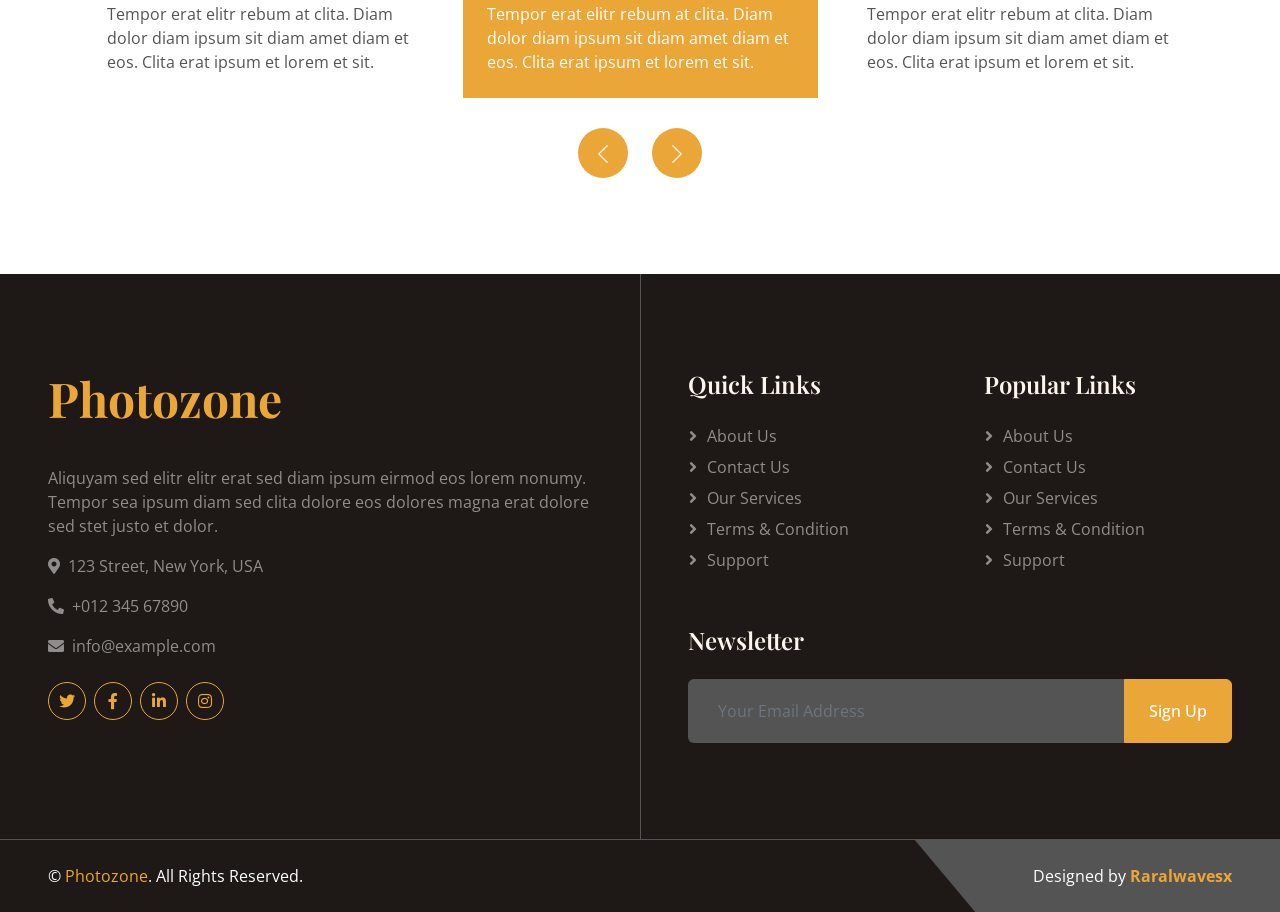
<file: service.html>
<!DOCTYPE html>
<html lang="en">

<head>
    <meta charset="utf-8">
    <title>Photozone</title>
    <meta content="width=device-width, initial-scale=1.0" name="viewport">
    <meta content="" name="keywords">
    <meta content="" name="description">

    <!-- Favicon -->
    <link href="img/favicon.ico" rel="icon">

    <!-- Google Web Fonts -->
    <link rel="preconnect" href="https://fonts.googleapis.com">
    <link rel="preconnect" href="https://fonts.gstatic.com" crossorigin>
    <link href="https://fonts.googleapis.com/css2?family=Open+Sans:wght@400;500;600&family=Playfair+Display:wght@500;600;700&display=swap" rel="stylesheet"> 

    <!-- Icon Font Stylesheet -->
    <link href="https://cdnjs.cloudflare.com/ajax/libs/font-awesome/5.10.0/css/all.min.css" rel="stylesheet">
    <link href="https://cdn.jsdelivr.net/npm/bootstrap-icons@1.4.1/font/bootstrap-icons.css" rel="stylesheet">

    <!-- Libraries Stylesheet -->
    <link href="lib/animate/animate.min.css" rel="stylesheet">
    <link href="lib/owlcarousel/assets/owl.carousel.min.css" rel="stylesheet">
    <link href="lib/lightbox/css/lightbox.min.css" rel="stylesheet">

    <!-- Customized Bootstrap Stylesheet -->
    <link href="css/bootstrap.min.css" rel="stylesheet">

    <!-- Template Stylesheet -->
    <link href="css/style.css" rel="stylesheet">
</head>

<body>
    <!-- Spinner Start -->
    <div id="spinner" class="show bg-white position-fixed translate-middle w-100 vh-100 top-50 start-50 d-flex align-items-center justify-content-center">
        <div class="spinner-grow text-primary" role="status"></div>
    </div>
    <!-- Spinner End -->


    <!-- Navbar Start -->
    <nav class="navbar navbar-expand-lg bg-white navbar-light fixed-top shadow py-lg-0 px-4 px-lg-5 wow fadeIn" data-wow-delay="0.1s">
        <a href="index.html" class="navbar-brand d-block d-lg-none">
            <h1 class="text-primary">Photozone</h1>
        </a>
        <button type="button" class="navbar-toggler" data-bs-toggle="collapse" data-bs-target="#navbarCollapse">
            <span class="navbar-toggler-icon"></span>
        </button>
        <div class="collapse navbar-collapse justify-content-between py-4 py-lg-0" id="navbarCollapse">
            <div class="navbar-nav ms-auto py-0">
                <a href="index.html" class="nav-item nav-link">Home</a>
                <a href="about.html" class="nav-item nav-link">About</a>
                <a href="service.html" class="nav-item nav-link active">Services</a>
            </div>
            <a href="index.html" class="navbar-brand bg-primary py-2 px-4 mx-3 d-none d-lg-block">
                <h1 class="text-white">Photozone</h1>
            </a>
            <div class="navbar-nav me-auto py-0">
                <a href="project.html" class="nav-item nav-link">Projects</a>
                <div class="nav-item dropdown">
                    <a href="#" class="nav-link dropdown-toggle" data-bs-toggle="dropdown">Pages</a>
                    <div class="dropdown-menu rounded-0 shadow-sm border-0 m-0">
                        <a href="feature.html" class="dropdown-item">Features</a>
                        <a href="team.html" class="dropdown-item">Our Team</a>
                        <a href="testimonial.html" class="dropdown-item">Testimonial</a>
                        <a href="404.html" class="dropdown-item">404 Page</a>
                    </div>
                </div>
                <a href="contact.html" class="nav-item nav-link">Contact</a>
            </div>
        </div>
    </nav>
    <!-- Navbar End -->


    <!-- Header Start -->
    <div class="container-fluid hero-header bg-light py-5 mb-5">
        <div class="container py-5">
            <div class="row g-5 align-items-center">
                <div class="col-lg-6">
                    <h1 class="display-4 mb-3 animated slideInDown">Our Services</h1>
                    <nav aria-label="breadcrumb animated slideInDown">
                        <ol class="breadcrumb mb-0">
                            <li class="breadcrumb-item"><a href="#">Home</a></li>
                            <li class="breadcrumb-item"><a href="#">Pages</a></li>
                            <li class="breadcrumb-item active" aria-current="page">Our Services</li>
                        </ol>
                    </nav>
                </div>
                <div class="col-lg-6 animated fadeIn">
                    <div class="row g-3">
                        <div class="col-6 text-end">
                            <img class="img-fluid bg-white p-3 w-100" src="img/hero-1.jpg" alt="">
                        </div>
                        <div class="col-6">
                            <img class="img-fluid bg-white p-3 w-100" src="img/hero-2.jpg" alt="">
                        </div>
                    </div>
                </div>
            </div>
        </div>
    </div>
    <!-- Header End -->


    <!-- Service Start -->
    <div class="container-xxl py-5">
        <div class="container">
            <div class="text-center mx-auto mb-5 wow fadeInUp" data-wow-delay="0.1s" style="max-width: 500px;">
                <p class="text-primary text-uppercase mb-2">Our Services</p>
                <h1 class="display-6 mb-4">We Provide Best Professional Services</h1>
            </div>
            <div class="row g-3">
                <div class="col-lg-3 col-md-6 wow fadeInUp" data-wow-delay="0.1s">
                    <div class="service-item d-flex flex-column bg-light p-3 pb-0">
                        <div class="position-relative">
                            <img class="img-fluid" src="img/service-1.jpg" alt="">
                            <div class="service-overlay">
                                <a class="btn btn-lg-square btn-outline-light rounded-circle" href=""><i class="fa fa-link text-primary"></i></a>
                            </div>
                        </div>
                        <div class="text-center p-4">
                            <h4>Weddings</h4>
                        </div>
                    </div>
                </div>
                <div class="col-lg-3 col-md-6 pt-lg-5 wow fadeInUp" data-wow-delay="0.3s">
                    <div class="service-item d-flex flex-column bg-light p-3 pb-0">
                        <div class="position-relative">
                            <img class="img-fluid" src="img/service-2.jpg" alt="">
                            <div class="service-overlay">
                                <a class="btn btn-lg-square btn-outline-light rounded-circle" href=""><i class="fa fa-link text-primary"></i></a>
                            </div>
                        </div>
                        <div class="text-center p-4">
                            <h4>Portraits</h4>
                        </div>
                    </div>
                </div>
                <div class="col-lg-3 col-md-6 wow fadeInUp" data-wow-delay="0.5s">
                    <div class="service-item d-flex flex-column bg-light p-3 pb-0">
                        <div class="position-relative">
                            <img class="img-fluid" src="img/service-3.jpg" alt="">
                            <div class="service-overlay">
                                <a class="btn btn-lg-square btn-outline-light rounded-circle" href=""><i class="fa fa-link text-primary"></i></a>
                            </div>
                        </div>
                        <div class="text-center p-4">
                            <h4>Fashion</h4>
                        </div>
                    </div>
                </div>
                <div class="col-lg-3 col-md-6 pt-lg-5 wow fadeInUp" data-wow-delay="0.7s">
                    <div class="service-item d-flex flex-column bg-light p-3 pb-0">
                        <div class="position-relative">
                            <img class="img-fluid" src="img/service-4.jpg" alt="">
                            <div class="service-overlay">
                                <a class="btn btn-lg-square btn-outline-light rounded-circle" href=""><i class="fa fa-link text-primary"></i></a>
                            </div>
                        </div>
                        <div class="text-center p-4">
                            <h4>Editorial</h4>
                        </div>
                    </div>
                </div>
            </div>
        </div>
    </div>
    <!-- Service End -->


    <!-- Testimonial Start -->
    <div class="container-xxl py-5">
        <div class="container">
            <div class="text-center mx-auto mb-5 wow fadeInUp" data-wow-delay="0.1s" style="max-width: 500px;">
                <p class="text-primary text-uppercase mb-2">Client's Review</p>
                <h1 class="display-6 mb-0">More Than 20000+ Customers Trusted Us</h1>
            </div>
            <div class="owl-carousel testimonial-carousel wow fadeInUp" data-wow-delay="0.1s">
                <div class="testimonial-item bg-white p-4">
                    <div class="d-flex align-items-center mb-4">
                        <img class="flex-shrink-0 rounded-circle border p-1" src="img/testimonial-1.jpg" alt="">
                        <div class="ms-4">
                            <h5 class="mb-1">Client Name</h5>
                            <span>Profession</span>
                        </div>
                    </div>
                    <p class="mb-0">Tempor erat elitr rebum at clita. Diam dolor diam ipsum sit diam amet diam et eos. Clita erat ipsum et lorem et sit.</p>
                </div>
                <div class="testimonial-item bg-white p-4">
                    <div class="d-flex align-items-center mb-4">
                        <img class="flex-shrink-0 rounded-circle border p-1" src="img/testimonial-2.jpg" alt="">
                        <div class="ms-4">
                            <h5 class="mb-1">Client Name</h5>
                            <span>Profession</span>
                        </div>
                    </div>
                    <p class="mb-0">Tempor erat elitr rebum at clita. Diam dolor diam ipsum sit diam amet diam et eos. Clita erat ipsum et lorem et sit.</p>
                </div>
                <div class="testimonial-item bg-white p-4">
                    <div class="d-flex align-items-center mb-4">
                        <img class="flex-shrink-0 rounded-circle border p-1" src="img/testimonial-3.jpg" alt="">
                        <div class="ms-4">
                            <h5 class="mb-1">Client Name</h5>
                            <span>Profession</span>
                        </div>
                    </div>
                    <p class="mb-0">Tempor erat elitr rebum at clita. Diam dolor diam ipsum sit diam amet diam et eos. Clita erat ipsum et lorem et sit.</p>
                </div>
                <div class="testimonial-item bg-white p-4">
                    <div class="d-flex align-items-center mb-4">
                        <img class="flex-shrink-0 rounded-circle border p-1" src="img/testimonial-4.jpg" alt="">
                        <div class="ms-4">
                            <h5 class="mb-1">Client Name</h5>
                            <span>Profession</span>
                        </div>
                    </div>
                    <p class="mb-0">Tempor erat elitr rebum at clita. Diam dolor diam ipsum sit diam amet diam et eos. Clita erat ipsum et lorem et sit.</p>
                </div>
            </div>
        </div>
    </div>
    <!-- Testimonial End -->


    <!-- Footer Start -->
    <div class="container-fluid footer position-relative bg-dark text-white-50 mt-5 py-5 px-4 px-lg-5 wow fadeIn" data-wow-delay="0.1s">
        <div class="row g-5 py-5">
            <div class="col-lg-6 pe-lg-5">
                <a href="index.html" class="navbar-brand">
                    <h1 class="display-5 text-primary">Photozone</h1>
                </a>
                <p>Aliquyam sed elitr elitr erat sed diam ipsum eirmod eos lorem nonumy. Tempor sea ipsum diam  sed clita dolore eos dolores magna erat dolore sed stet justo et dolor.</p>
                <p><i class="fa fa-map-marker-alt me-2"></i>123 Street, New York, USA</p>
                <p><i class="fa fa-phone-alt me-2"></i>+012 345 67890</p>
                <p><i class="fa fa-envelope me-2"></i>info@example.com</p>
                <div class="d-flex justify-content-start mt-4">
                    <a class="btn btn-square btn-outline-primary rounded-circle me-2" href="#"><i class="fab fa-twitter"></i></a>
                    <a class="btn btn-square btn-outline-primary rounded-circle me-2" href="#"><i class="fab fa-facebook-f"></i></a>
                    <a class="btn btn-square btn-outline-primary rounded-circle me-2" href="#"><i class="fab fa-linkedin-in"></i></a>
                    <a class="btn btn-square btn-outline-primary rounded-circle me-2" href="#"><i class="fab fa-instagram"></i></a>
                </div>
            </div>
            <div class="col-lg-6 ps-lg-5">
                <div class="row g-5">
                    <div class="col-sm-6">
                        <h4 class="text-light mb-4">Quick Links</h4>
                        <a class="btn btn-link" href="">About Us</a>
                        <a class="btn btn-link" href="">Contact Us</a>
                        <a class="btn btn-link" href="">Our Services</a>
                        <a class="btn btn-link" href="">Terms & Condition</a>
                        <a class="btn btn-link" href="">Support</a>
                    </div>
                    <div class="col-sm-6">
                        <h4 class="text-light mb-4">Popular Links</h4>
                        <a class="btn btn-link" href="">About Us</a>
                        <a class="btn btn-link" href="">Contact Us</a>
                        <a class="btn btn-link" href="">Our Services</a>
                        <a class="btn btn-link" href="">Terms & Condition</a>
                        <a class="btn btn-link" href="">Support</a>
                    </div>
                    <div class="col-sm-12">
                        <h4 class="text-light mb-4">Newsletter</h4>
                        <div class="w-100">
                            <div class="input-group">
                                <input type="text" class="form-control border-0 bg-secondary" style="padding: 20px 30px;" placeholder="Your Email Address"><button class="btn btn-primary px-4">Sign Up</button>
                            </div>
                        </div>
                    </div>
                </div>
            </div>
        </div>
    </div>
    <!-- Footer End -->


   <!-- Copyright Start -->
    <div class="container-fluid bg-dark text-white border-top border-secondary px-0">
        <div class="d-flex flex-column flex-md-row justify-content-between">
            <div class="py-4 px-5 text-center text-md-start">
                <p class="mb-0">&copy; <a class="text-primary" href="#">Photozone</a>. All Rights Reserved.</p>
            </div>
            <div class="py-4 px-5 bg-secondary footer-shape position-relative text-center text-md-end">
              
                <p class="mb-0">Designed by <a class="text-primary fw-bold" href="https://raralwavessolutions.co.ke/">Raralwavesx</a></p>
            </div>
        </div>
    </div>
    <!-- Copyright End -->


    <!-- Back to Top -->
    <a href="#" class="btn btn-lg btn-primary btn-lg-square rounded-circle back-to-top"><i class="bi bi-arrow-up"></i></a>


    <!-- JavaScript Libraries -->
    <script src="https://code.jquery.com/jquery-3.4.1.min.js"></script>
    <script src="https://cdn.jsdelivr.net/npm/bootstrap@5.0.0/dist/js/bootstrap.bundle.min.js"></script>
    <script src="lib/wow/wow.min.js"></script>
    <script src="lib/easing/easing.min.js"></script>
    <script src="lib/waypoints/waypoints.min.js"></script>
    <script src="lib/counterup/counterup.min.js"></script>
    <script src="lib/owlcarousel/owl.carousel.min.js"></script>
    <script src="lib/lightbox/js/lightbox.min.js"></script>

    <!-- Template Javascript -->
    <script src="js/main.js"></script>
</body>


</html>
</file>
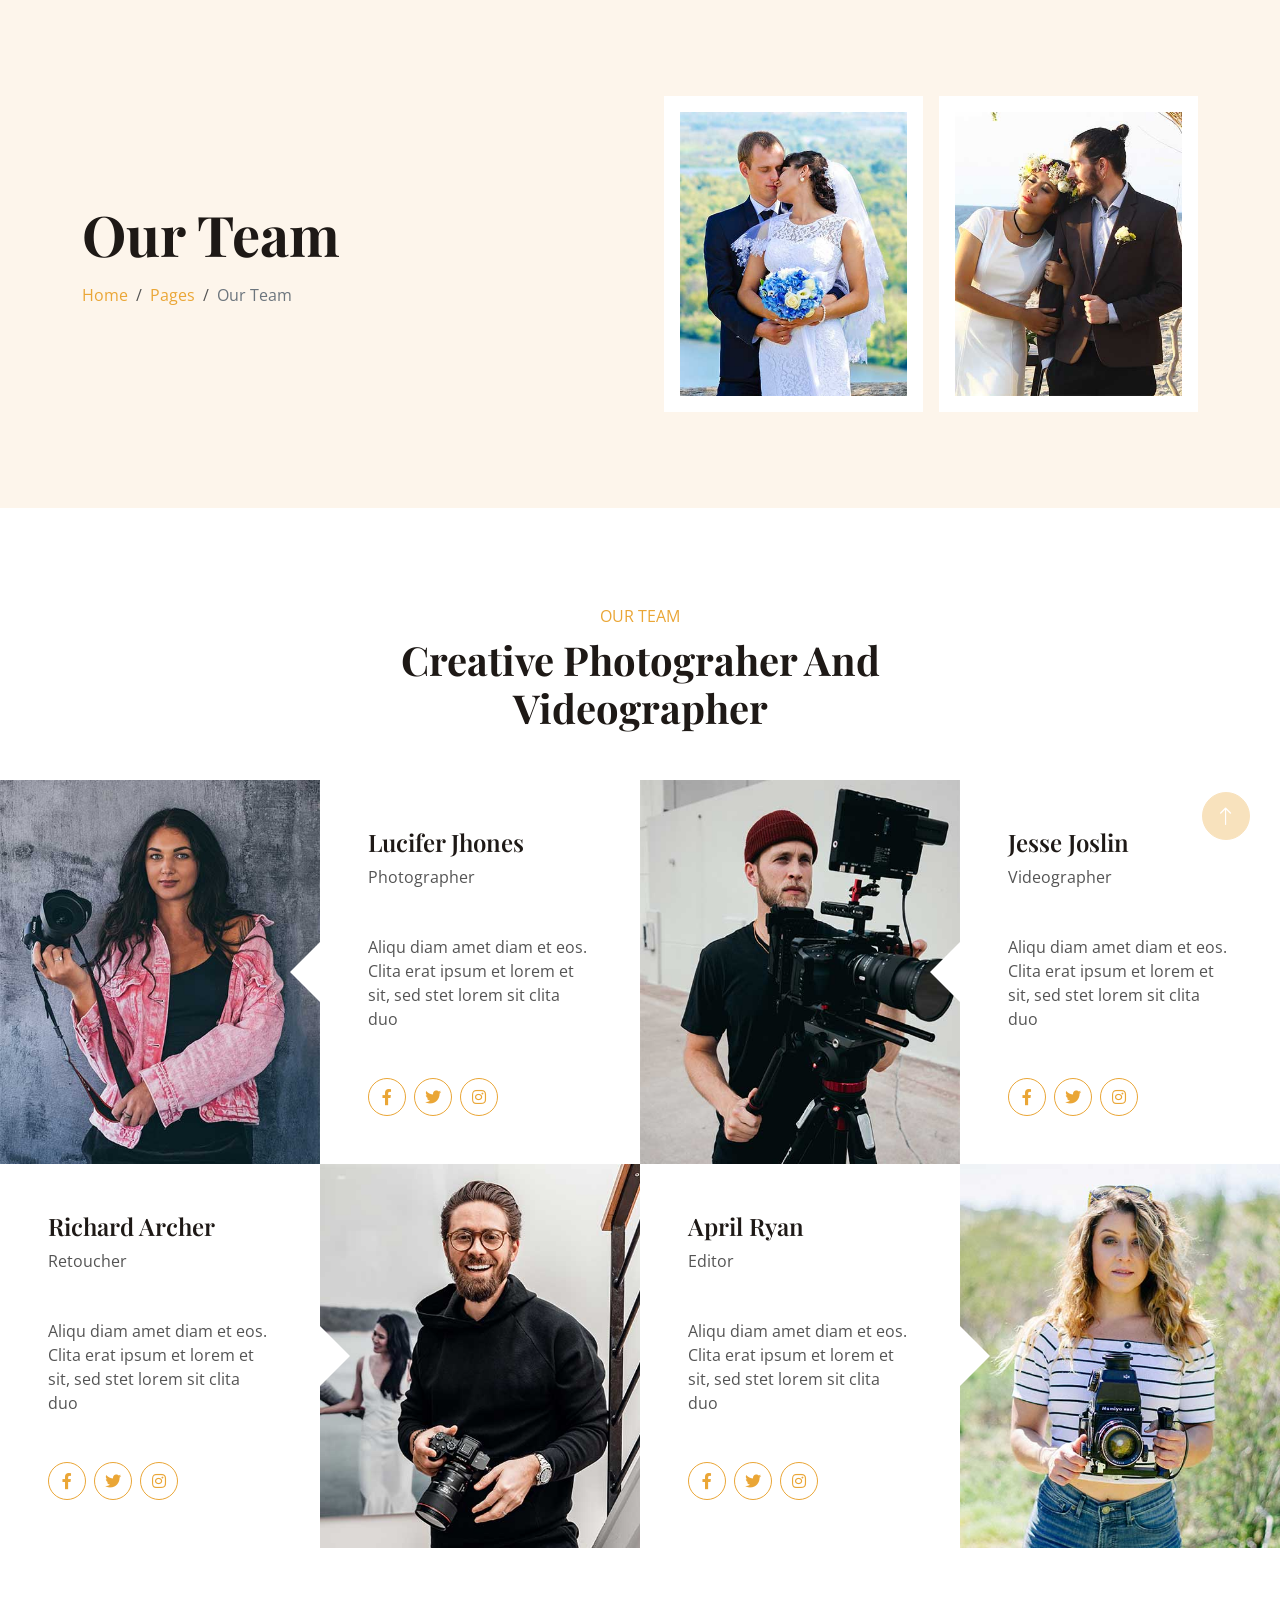
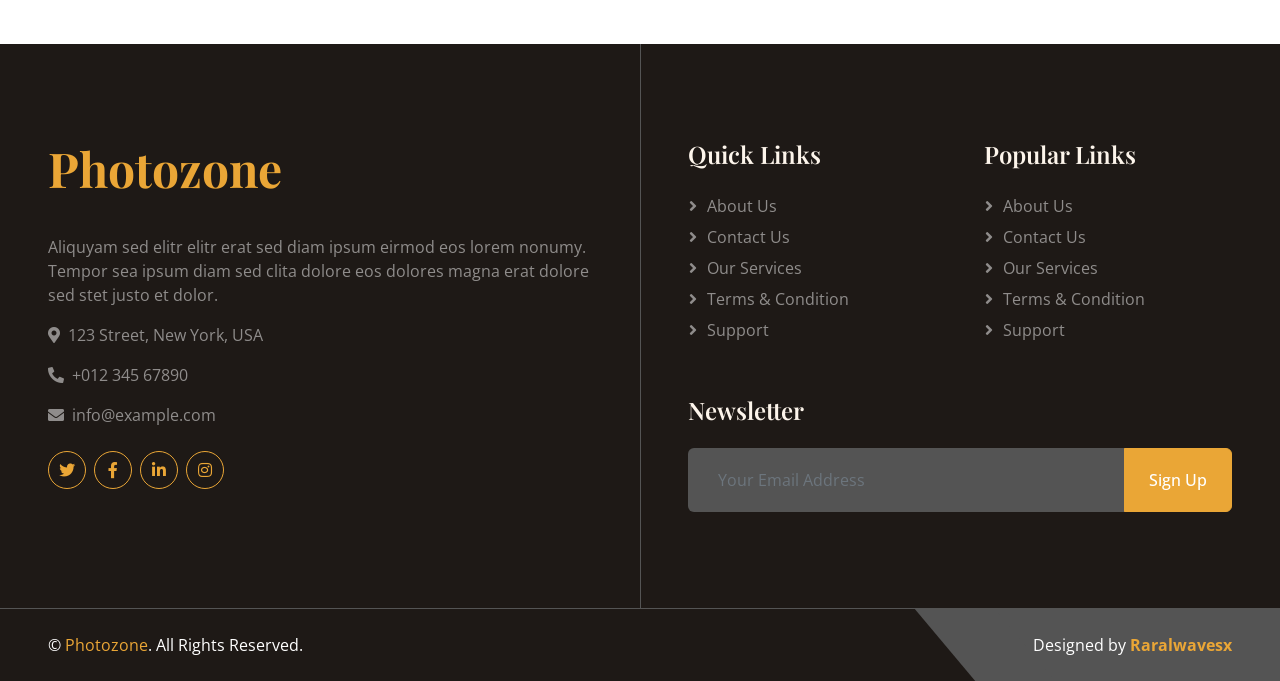
<file: team.html>
<!DOCTYPE html>
<html lang="en">

<head>
    <meta charset="utf-8">
    <title>Photozone</title>
    <meta content="width=device-width, initial-scale=1.0" name="viewport">
    <meta content="" name="keywords">
    <meta content="" name="description">

    <!-- Favicon -->
    <link href="img/favicon.ico" rel="icon">

    <!-- Google Web Fonts -->
    <link rel="preconnect" href="https://fonts.googleapis.com">
    <link rel="preconnect" href="https://fonts.gstatic.com" crossorigin>
    <link href="https://fonts.googleapis.com/css2?family=Open+Sans:wght@400;500;600&family=Playfair+Display:wght@500;600;700&display=swap" rel="stylesheet"> 

    <!-- Icon Font Stylesheet -->
    <link href="https://cdnjs.cloudflare.com/ajax/libs/font-awesome/5.10.0/css/all.min.css" rel="stylesheet">
    <link href="https://cdn.jsdelivr.net/npm/bootstrap-icons@1.4.1/font/bootstrap-icons.css" rel="stylesheet">

    <!-- Libraries Stylesheet -->
    <link href="lib/animate/animate.min.css" rel="stylesheet">
    <link href="lib/owlcarousel/assets/owl.carousel.min.css" rel="stylesheet">
    <link href="lib/lightbox/css/lightbox.min.css" rel="stylesheet">

    <!-- Customized Bootstrap Stylesheet -->
    <link href="css/bootstrap.min.css" rel="stylesheet">

    <!-- Template Stylesheet -->
    <link href="css/style.css" rel="stylesheet">
</head>

<body>
    <!-- Spinner Start -->
    <div id="spinner" class="show bg-white position-fixed translate-middle w-100 vh-100 top-50 start-50 d-flex align-items-center justify-content-center">
        <div class="spinner-grow text-primary" role="status"></div>
    </div>
    <!-- Spinner End -->


    <!-- Navbar Start -->
    <nav class="navbar navbar-expand-lg bg-white navbar-light fixed-top shadow py-lg-0 px-4 px-lg-5 wow fadeIn" data-wow-delay="0.1s">
        <a href="index.html" class="navbar-brand d-block d-lg-none">
            <h1 class="text-primary">Photozone</h1>
        </a>
        <button type="button" class="navbar-toggler" data-bs-toggle="collapse" data-bs-target="#navbarCollapse">
            <span class="navbar-toggler-icon"></span>
        </button>
        <div class="collapse navbar-collapse justify-content-between py-4 py-lg-0" id="navbarCollapse">
            <div class="navbar-nav ms-auto py-0">
                <a href="index.html" class="nav-item nav-link">Home</a>
                <a href="about.html" class="nav-item nav-link">About</a>
                <a href="service.html" class="nav-item nav-link">Services</a>
            </div>
            <a href="index.html" class="navbar-brand bg-primary py-2 px-4 mx-3 d-none d-lg-block">
                <h1 class="text-white">Photozone</h1>
            </a>
            <div class="navbar-nav me-auto py-0">
                <a href="project.html" class="nav-item nav-link">Projects</a>
                <div class="nav-item dropdown">
                    <a href="#" class="nav-link dropdown-toggle active" data-bs-toggle="dropdown">Pages</a>
                    <div class="dropdown-menu rounded-0 shadow-sm border-0 m-0">
                        <a href="feature.html" class="dropdown-item">Features</a>
                        <a href="team.html" class="dropdown-item active">Our Team</a>
                        <a href="testimonial.html" class="dropdown-item">Testimonial</a>
                        <a href="404.html" class="dropdown-item">404 Page</a>
                    </div>
                </div>
                <a href="contact.html" class="nav-item nav-link">Contact</a>
            </div>
        </div>
    </nav>
    <!-- Navbar End -->


    <!-- Header Start -->
    <div class="container-fluid hero-header bg-light py-5 mb-5">
        <div class="container py-5">
            <div class="row g-5 align-items-center">
                <div class="col-lg-6">
                    <h1 class="display-4 mb-3 animated slideInDown">Our Team</h1>
                    <nav aria-label="breadcrumb animated slideInDown">
                        <ol class="breadcrumb mb-0">
                            <li class="breadcrumb-item"><a href="#">Home</a></li>
                            <li class="breadcrumb-item"><a href="#">Pages</a></li>
                            <li class="breadcrumb-item active" aria-current="page">Our Team</li>
                        </ol>
                    </nav>
                </div>
                <div class="col-lg-6 animated fadeIn">
                    <div class="row g-3">
                        <div class="col-6 text-end">
                            <img class="img-fluid bg-white p-3 w-100" src="img/hero-1.jpg" alt="">
                        </div>
                        <div class="col-6">
                            <img class="img-fluid bg-white p-3 w-100" src="img/hero-2.jpg" alt="">
                        </div>
                    </div>
                </div>
            </div>
        </div>
    </div>
    <!-- Header End -->


    <!-- Team Start -->
    <div class="container-xxl px-0 py-5">
        <div class="text-center mx-auto mb-5 wow fadeInUp" data-wow-delay="0.1s" style="max-width: 500px;">
            <p class="text-primary text-uppercase mb-2">Our Team</p>
            <h1 class="display-6 mb-0">Creative Photograher And Videographer</h1>
        </div>
        <div class="row g-0">
            <div class="col-lg-6 wow fadeIn" data-wow-delay="0.1s">
                <div class="row g-0 flex-sm-row">
                    <div class="col-sm-6">
                        <div class="team-img position-relative">
                            <img class="img-fluid" src="img/team-1.jpg" alt="">
                        </div>
                    </div>
                    <div class="col-sm-6">
                        <div class="h-100 p-5 d-flex flex-column justify-content-between">
                            <div class="mb-3">
                                <h4>Lucifer Jhones</h4>
                                <span>Photographer</span>
                            </div>
                            <p>Aliqu diam amet diam et eos. Clita erat ipsum et lorem et sit, sed stet lorem sit clita duo</p>
                            <div class="d-flex">
                                <a class="btn btn-square btn-outline-primary rounded-circle me-2" href=""><i class="fab fa-facebook-f"></i></a>
                                <a class="btn btn-square btn-outline-primary rounded-circle me-2" href=""><i class="fab fa-twitter"></i></a>
                                <a class="btn btn-square btn-outline-primary rounded-circle me-2" href=""><i class="fab fa-instagram"></i></a>
                            </div>
                        </div>
                    </div>
                </div>
            </div>
            <div class="col-lg-6 wow fadeIn" data-wow-delay="0.3s">
                <div class="row g-0 flex-sm-row-reverse flex-lg-row">
                    <div class="col-sm-6">
                        <div class="team-img position-relative">
                            <img class="img-fluid" src="img/team-2.jpg" alt="">
                        </div>
                    </div>
                    <div class="col-sm-6">
                        <div class="h-100 p-5 d-flex flex-column justify-content-between">
                            <div class="mb-3">
                                <h4>Jesse Joslin</h4>
                                <span>Videographer</span>
                            </div>
                            <p>Aliqu diam amet diam et eos. Clita erat ipsum et lorem et sit, sed stet lorem sit clita duo</p>
                            <div class="d-flex">
                                <a class="btn btn-square btn-outline-primary rounded-circle me-2" href=""><i class="fab fa-facebook-f"></i></a>
                                <a class="btn btn-square btn-outline-primary rounded-circle me-2" href=""><i class="fab fa-twitter"></i></a>
                                <a class="btn btn-square btn-outline-primary rounded-circle me-2" href=""><i class="fab fa-instagram"></i></a>
                            </div>
                        </div>
                    </div>
                </div>
            </div>
            <div class="col-lg-6 wow fadeIn" data-wow-delay="0.1s">
                <div class="row g-0 flex-lg-row-reverse">
                    <div class="col-sm-6">
                        <div class="team-img position-relative">
                            <img class="img-fluid" src="img/team-3.jpg" alt="">
                        </div>
                    </div>
                    <div class="col-sm-6">
                        <div class="h-100 p-5 d-flex flex-column justify-content-between">
                            <div class="mb-3">
                                <h4>Richard Archer</h4>
                                <span>Retoucher</span>
                            </div>
                            <p>Aliqu diam amet diam et eos. Clita erat ipsum et lorem et sit, sed stet lorem sit clita duo</p>
                            <div class="d-flex">
                                <a class="btn btn-square btn-outline-primary rounded-circle me-2" href=""><i class="fab fa-facebook-f"></i></a>
                                <a class="btn btn-square btn-outline-primary rounded-circle me-2" href=""><i class="fab fa-twitter"></i></a>
                                <a class="btn btn-square btn-outline-primary rounded-circle me-2" href=""><i class="fab fa-instagram"></i></a>
                            </div>
                        </div>
                    </div>
                </div>
            </div>
            <div class="col-lg-6 wow fadeIn" data-wow-delay="0.3s">
                <div class="row g-0 flex-sm-row-reverse">
                    <div class="col-sm-6">
                        <div class="team-img position-relative">
                            <img class="img-fluid" src="img/team-4.jpg" alt="">
                        </div>
                    </div>
                    <div class="col-sm-6">
                        <div class="h-100 p-5 d-flex flex-column justify-content-between">
                            <div class="mb-3">
                                <h4>April Ryan</h4>
                                <span>Editor</span>
                            </div>
                            <p>Aliqu diam amet diam et eos. Clita erat ipsum et lorem et sit, sed stet lorem sit clita duo</p>
                            <div class="d-flex">
                                <a class="btn btn-square btn-outline-primary rounded-circle me-2" href=""><i class="fab fa-facebook-f"></i></a>
                                <a class="btn btn-square btn-outline-primary rounded-circle me-2" href=""><i class="fab fa-twitter"></i></a>
                                <a class="btn btn-square btn-outline-primary rounded-circle me-2" href=""><i class="fab fa-instagram"></i></a>
                            </div>
                        </div>
                    </div>
                </div>
            </div>
        </div>
    </div>
    <!-- Team End -->


    <!-- Footer Start -->
    <div class="container-fluid footer position-relative bg-dark text-white-50 mt-5 py-5 px-4 px-lg-5 wow fadeIn" data-wow-delay="0.1s">
        <div class="row g-5 py-5">
            <div class="col-lg-6 pe-lg-5">
                <a href="index.html" class="navbar-brand">
                    <h1 class="display-5 text-primary">Photozone</h1>
                </a>
                <p>Aliquyam sed elitr elitr erat sed diam ipsum eirmod eos lorem nonumy. Tempor sea ipsum diam  sed clita dolore eos dolores magna erat dolore sed stet justo et dolor.</p>
                <p><i class="fa fa-map-marker-alt me-2"></i>123 Street, New York, USA</p>
                <p><i class="fa fa-phone-alt me-2"></i>+012 345 67890</p>
                <p><i class="fa fa-envelope me-2"></i>info@example.com</p>
                <div class="d-flex justify-content-start mt-4">
                    <a class="btn btn-square btn-outline-primary rounded-circle me-2" href="#"><i class="fab fa-twitter"></i></a>
                    <a class="btn btn-square btn-outline-primary rounded-circle me-2" href="#"><i class="fab fa-facebook-f"></i></a>
                    <a class="btn btn-square btn-outline-primary rounded-circle me-2" href="#"><i class="fab fa-linkedin-in"></i></a>
                    <a class="btn btn-square btn-outline-primary rounded-circle me-2" href="#"><i class="fab fa-instagram"></i></a>
                </div>
            </div>
            <div class="col-lg-6 ps-lg-5">
                <div class="row g-5">
                    <div class="col-sm-6">
                        <h4 class="text-light mb-4">Quick Links</h4>
                        <a class="btn btn-link" href="">About Us</a>
                        <a class="btn btn-link" href="">Contact Us</a>
                        <a class="btn btn-link" href="">Our Services</a>
                        <a class="btn btn-link" href="">Terms & Condition</a>
                        <a class="btn btn-link" href="">Support</a>
                    </div>
                    <div class="col-sm-6">
                        <h4 class="text-light mb-4">Popular Links</h4>
                        <a class="btn btn-link" href="">About Us</a>
                        <a class="btn btn-link" href="">Contact Us</a>
                        <a class="btn btn-link" href="">Our Services</a>
                        <a class="btn btn-link" href="">Terms & Condition</a>
                        <a class="btn btn-link" href="">Support</a>
                    </div>
                    <div class="col-sm-12">
                        <h4 class="text-light mb-4">Newsletter</h4>
                        <div class="w-100">
                            <div class="input-group">
                                <input type="text" class="form-control border-0 bg-secondary" style="padding: 20px 30px;" placeholder="Your Email Address"><button class="btn btn-primary px-4">Sign Up</button>
                            </div>
                        </div>
                    </div>
                </div>
            </div>
        </div>
    </div>
    <!-- Footer End -->


   <!-- Copyright Start -->
    <div class="container-fluid bg-dark text-white border-top border-secondary px-0">
        <div class="d-flex flex-column flex-md-row justify-content-between">
            <div class="py-4 px-5 text-center text-md-start">
                <p class="mb-0">&copy; <a class="text-primary" href="#">Photozone</a>. All Rights Reserved.</p>
            </div>
            <div class="py-4 px-5 bg-secondary footer-shape position-relative text-center text-md-end">
              
                <p class="mb-0">Designed by <a class="text-primary fw-bold" href="https://raralwavessolutions.co.ke/">Raralwavesx</a></p>
            </div>
        </div>
    </div>
    <!-- Copyright End -->


    <!-- Back to Top -->
    <a href="#" class="btn btn-lg btn-primary btn-lg-square rounded-circle back-to-top"><i class="bi bi-arrow-up"></i></a>


    <!-- JavaScript Libraries -->
    <script src="https://code.jquery.com/jquery-3.4.1.min.js"></script>
    <script src="https://cdn.jsdelivr.net/npm/bootstrap@5.0.0/dist/js/bootstrap.bundle.min.js"></script>
    <script src="lib/wow/wow.min.js"></script>
    <script src="lib/easing/easing.min.js"></script>
    <script src="lib/waypoints/waypoints.min.js"></script>
    <script src="lib/counterup/counterup.min.js"></script>
    <script src="lib/owlcarousel/owl.carousel.min.js"></script>
    <script src="lib/lightbox/js/lightbox.min.js"></script>

    <!-- Template Javascript -->
    <script src="js/main.js"></script>
</body>


</html>
</file>
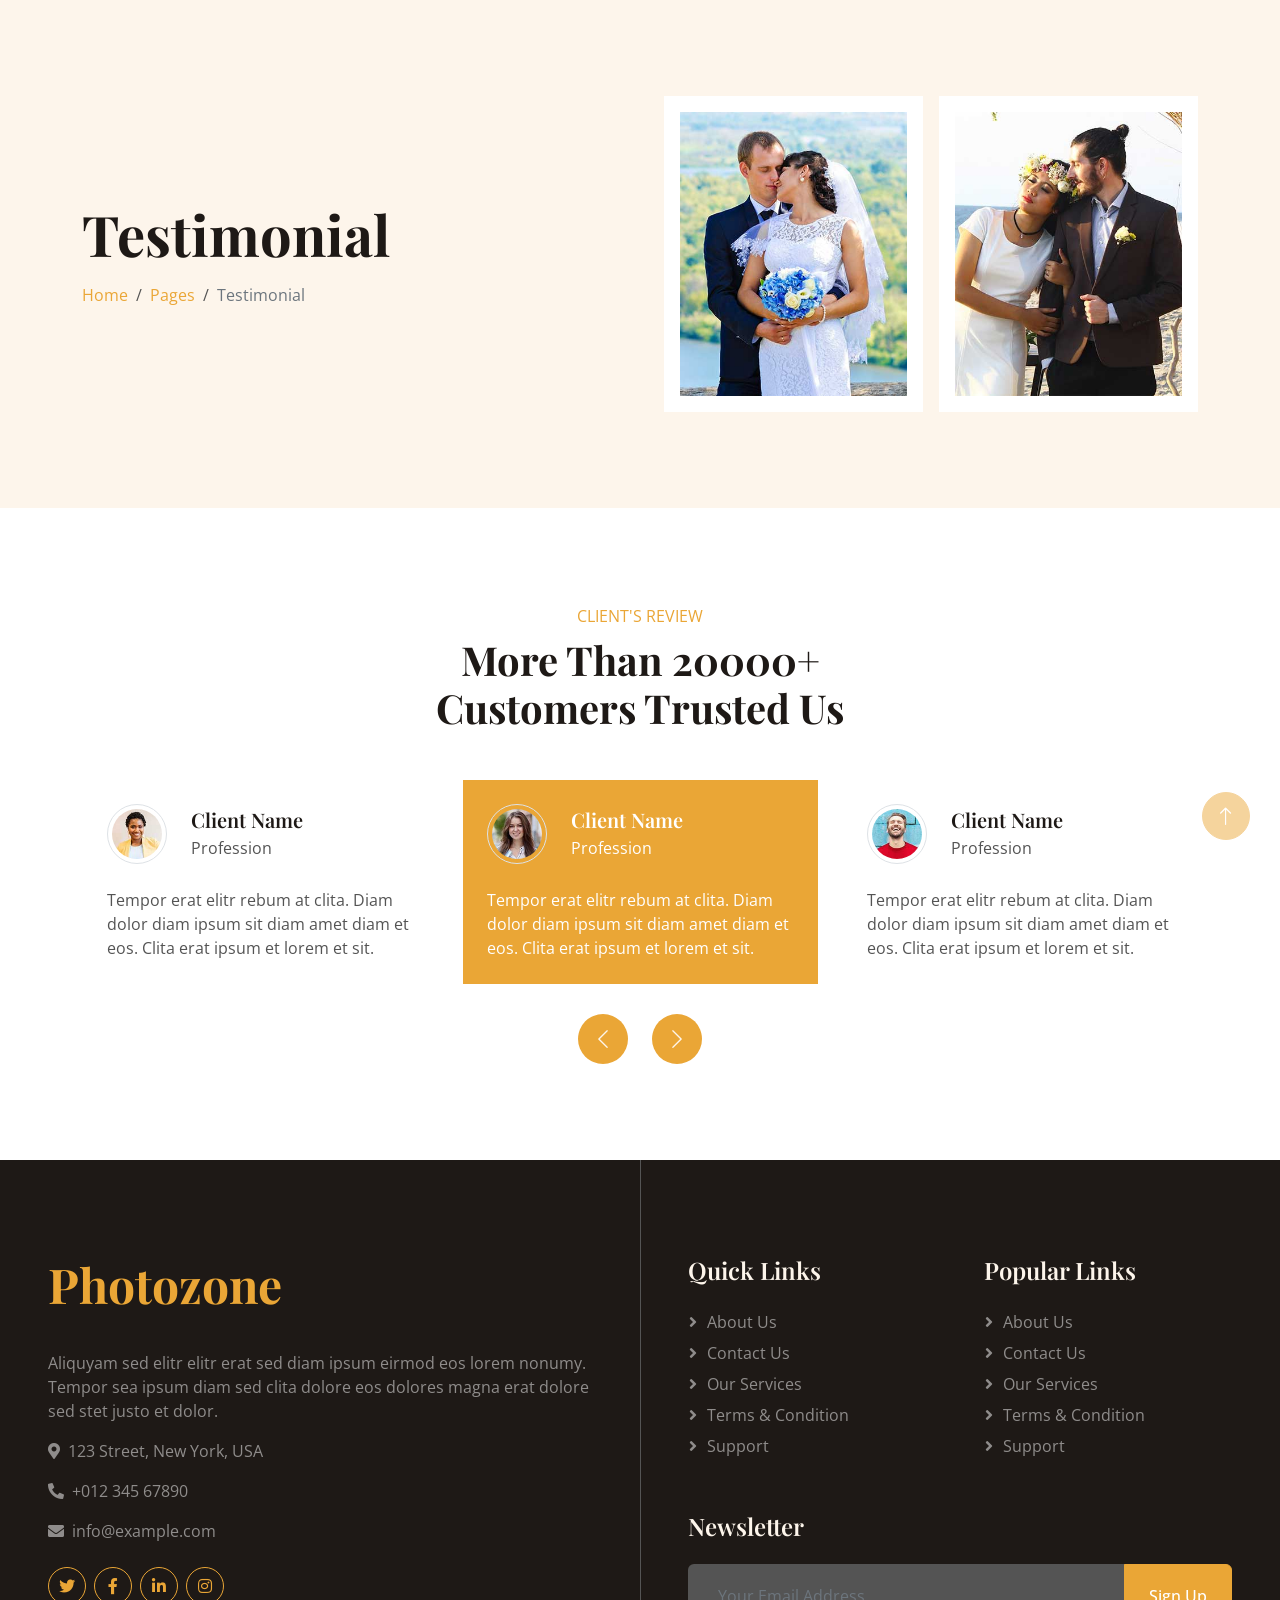
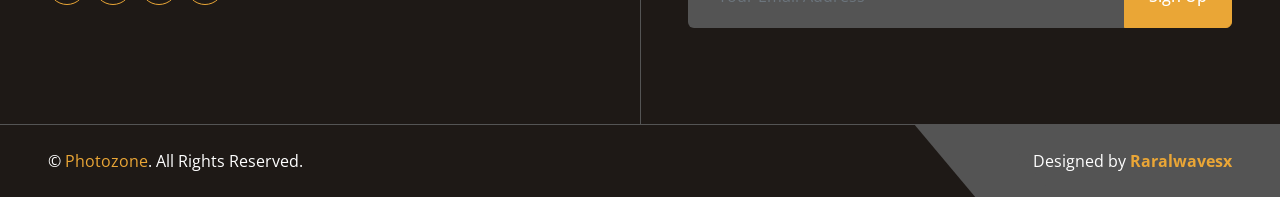
<file: testimonial.html>
<!DOCTYPE html>
<html lang="en">

<head>
    <meta charset="utf-8">
    <title>Photozone</title>
    <meta content="width=device-width, initial-scale=1.0" name="viewport">
    <meta content="" name="keywords">
    <meta content="" name="description">

    <!-- Favicon -->
    <link href="img/favicon.ico" rel="icon">

    <!-- Google Web Fonts -->
    <link rel="preconnect" href="https://fonts.googleapis.com">
    <link rel="preconnect" href="https://fonts.gstatic.com" crossorigin>
    <link href="https://fonts.googleapis.com/css2?family=Open+Sans:wght@400;500;600&family=Playfair+Display:wght@500;600;700&display=swap" rel="stylesheet"> 

    <!-- Icon Font Stylesheet -->
    <link href="https://cdnjs.cloudflare.com/ajax/libs/font-awesome/5.10.0/css/all.min.css" rel="stylesheet">
    <link href="https://cdn.jsdelivr.net/npm/bootstrap-icons@1.4.1/font/bootstrap-icons.css" rel="stylesheet">

    <!-- Libraries Stylesheet -->
    <link href="lib/animate/animate.min.css" rel="stylesheet">
    <link href="lib/owlcarousel/assets/owl.carousel.min.css" rel="stylesheet">
    <link href="lib/lightbox/css/lightbox.min.css" rel="stylesheet">

    <!-- Customized Bootstrap Stylesheet -->
    <link href="css/bootstrap.min.css" rel="stylesheet">

    <!-- Template Stylesheet -->
    <link href="css/style.css" rel="stylesheet">
</head>

<body>
    <!-- Spinner Start -->
    <div id="spinner" class="show bg-white position-fixed translate-middle w-100 vh-100 top-50 start-50 d-flex align-items-center justify-content-center">
        <div class="spinner-grow text-primary" role="status"></div>
    </div>
    <!-- Spinner End -->


    <!-- Navbar Start -->
    <nav class="navbar navbar-expand-lg bg-white navbar-light fixed-top shadow py-lg-0 px-4 px-lg-5 wow fadeIn" data-wow-delay="0.1s">
        <a href="index.html" class="navbar-brand d-block d-lg-none">
            <h1 class="text-primary">Photozone</h1>
        </a>
        <button type="button" class="navbar-toggler" data-bs-toggle="collapse" data-bs-target="#navbarCollapse">
            <span class="navbar-toggler-icon"></span>
        </button>
        <div class="collapse navbar-collapse justify-content-between py-4 py-lg-0" id="navbarCollapse">
            <div class="navbar-nav ms-auto py-0">
                <a href="index.html" class="nav-item nav-link">Home</a>
                <a href="about.html" class="nav-item nav-link">About</a>
                <a href="service.html" class="nav-item nav-link">Services</a>
            </div>
            <a href="index.html" class="navbar-brand bg-primary py-2 px-4 mx-3 d-none d-lg-block">
                <h1 class="text-white">Photozone</h1>
            </a>
            <div class="navbar-nav me-auto py-0">
                <a href="project.html" class="nav-item nav-link">Projects</a>
                <div class="nav-item dropdown">
                    <a href="#" class="nav-link dropdown-toggle active" data-bs-toggle="dropdown">Pages</a>
                    <div class="dropdown-menu rounded-0 shadow-sm border-0 m-0">
                        <a href="feature.html" class="dropdown-item">Features</a>
                        <a href="team.html" class="dropdown-item">Our Team</a>
                        <a href="testimonial.html" class="dropdown-item active">Testimonial</a>
                        <a href="404.html" class="dropdown-item">404 Page</a>
                    </div>
                </div>
                <a href="contact.html" class="nav-item nav-link">Contact</a>
            </div>
        </div>
    </nav>
    <!-- Navbar End -->


    <!-- Header Start -->
    <div class="container-fluid hero-header bg-light py-5 mb-5">
        <div class="container py-5">
            <div class="row g-5 align-items-center">
                <div class="col-lg-6">
                    <h1 class="display-4 mb-3 animated slideInDown">Testimonial</h1>
                    <nav aria-label="breadcrumb animated slideInDown">
                        <ol class="breadcrumb mb-0">
                            <li class="breadcrumb-item"><a href="#">Home</a></li>
                            <li class="breadcrumb-item"><a href="#">Pages</a></li>
                            <li class="breadcrumb-item active" aria-current="page">Testimonial</li>
                        </ol>
                    </nav>
                </div>
                <div class="col-lg-6 animated fadeIn">
                    <div class="row g-3">
                        <div class="col-6 text-end">
                            <img class="img-fluid bg-white p-3 w-100" src="img/hero-1.jpg" alt="">
                        </div>
                        <div class="col-6">
                            <img class="img-fluid bg-white p-3 w-100" src="img/hero-2.jpg" alt="">
                        </div>
                    </div>
                </div>
            </div>
        </div>
    </div>
    <!-- Header End -->


    <!-- Testimonial Start -->
    <div class="container-xxl py-5">
        <div class="container">
            <div class="text-center mx-auto mb-5 wow fadeInUp" data-wow-delay="0.1s" style="max-width: 500px;">
                <p class="text-primary text-uppercase mb-2">Client's Review</p>
                <h1 class="display-6 mb-0">More Than 20000+ Customers Trusted Us</h1>
            </div>
            <div class="owl-carousel testimonial-carousel wow fadeInUp" data-wow-delay="0.1s">
                <div class="testimonial-item bg-white p-4">
                    <div class="d-flex align-items-center mb-4">
                        <img class="flex-shrink-0 rounded-circle border p-1" src="img/testimonial-1.jpg" alt="">
                        <div class="ms-4">
                            <h5 class="mb-1">Client Name</h5>
                            <span>Profession</span>
                        </div>
                    </div>
                    <p class="mb-0">Tempor erat elitr rebum at clita. Diam dolor diam ipsum sit diam amet diam et eos. Clita erat ipsum et lorem et sit.</p>
                </div>
                <div class="testimonial-item bg-white p-4">
                    <div class="d-flex align-items-center mb-4">
                        <img class="flex-shrink-0 rounded-circle border p-1" src="img/testimonial-2.jpg" alt="">
                        <div class="ms-4">
                            <h5 class="mb-1">Client Name</h5>
                            <span>Profession</span>
                        </div>
                    </div>
                    <p class="mb-0">Tempor erat elitr rebum at clita. Diam dolor diam ipsum sit diam amet diam et eos. Clita erat ipsum et lorem et sit.</p>
                </div>
                <div class="testimonial-item bg-white p-4">
                    <div class="d-flex align-items-center mb-4">
                        <img class="flex-shrink-0 rounded-circle border p-1" src="img/testimonial-3.jpg" alt="">
                        <div class="ms-4">
                            <h5 class="mb-1">Client Name</h5>
                            <span>Profession</span>
                        </div>
                    </div>
                    <p class="mb-0">Tempor erat elitr rebum at clita. Diam dolor diam ipsum sit diam amet diam et eos. Clita erat ipsum et lorem et sit.</p>
                </div>
                <div class="testimonial-item bg-white p-4">
                    <div class="d-flex align-items-center mb-4">
                        <img class="flex-shrink-0 rounded-circle border p-1" src="img/testimonial-4.jpg" alt="">
                        <div class="ms-4">
                            <h5 class="mb-1">Client Name</h5>
                            <span>Profession</span>
                        </div>
                    </div>
                    <p class="mb-0">Tempor erat elitr rebum at clita. Diam dolor diam ipsum sit diam amet diam et eos. Clita erat ipsum et lorem et sit.</p>
                </div>
            </div>
        </div>
    </div>
    <!-- Testimonial End -->


    <!-- Footer Start -->
    <div class="container-fluid footer position-relative bg-dark text-white-50 mt-5 py-5 px-4 px-lg-5 wow fadeIn" data-wow-delay="0.1s">
        <div class="row g-5 py-5">
            <div class="col-lg-6 pe-lg-5">
                <a href="index.html" class="navbar-brand">
                    <h1 class="display-5 text-primary">Photozone</h1>
                </a>
                <p>Aliquyam sed elitr elitr erat sed diam ipsum eirmod eos lorem nonumy. Tempor sea ipsum diam  sed clita dolore eos dolores magna erat dolore sed stet justo et dolor.</p>
                <p><i class="fa fa-map-marker-alt me-2"></i>123 Street, New York, USA</p>
                <p><i class="fa fa-phone-alt me-2"></i>+012 345 67890</p>
                <p><i class="fa fa-envelope me-2"></i>info@example.com</p>
                <div class="d-flex justify-content-start mt-4">
                    <a class="btn btn-square btn-outline-primary rounded-circle me-2" href="#"><i class="fab fa-twitter"></i></a>
                    <a class="btn btn-square btn-outline-primary rounded-circle me-2" href="#"><i class="fab fa-facebook-f"></i></a>
                    <a class="btn btn-square btn-outline-primary rounded-circle me-2" href="#"><i class="fab fa-linkedin-in"></i></a>
                    <a class="btn btn-square btn-outline-primary rounded-circle me-2" href="#"><i class="fab fa-instagram"></i></a>
                </div>
            </div>
            <div class="col-lg-6 ps-lg-5">
                <div class="row g-5">
                    <div class="col-sm-6">
                        <h4 class="text-light mb-4">Quick Links</h4>
                        <a class="btn btn-link" href="">About Us</a>
                        <a class="btn btn-link" href="">Contact Us</a>
                        <a class="btn btn-link" href="">Our Services</a>
                        <a class="btn btn-link" href="">Terms & Condition</a>
                        <a class="btn btn-link" href="">Support</a>
                    </div>
                    <div class="col-sm-6">
                        <h4 class="text-light mb-4">Popular Links</h4>
                        <a class="btn btn-link" href="">About Us</a>
                        <a class="btn btn-link" href="">Contact Us</a>
                        <a class="btn btn-link" href="">Our Services</a>
                        <a class="btn btn-link" href="">Terms & Condition</a>
                        <a class="btn btn-link" href="">Support</a>
                    </div>
                    <div class="col-sm-12">
                        <h4 class="text-light mb-4">Newsletter</h4>
                        <div class="w-100">
                            <div class="input-group">
                                <input type="text" class="form-control border-0 bg-secondary" style="padding: 20px 30px;" placeholder="Your Email Address"><button class="btn btn-primary px-4">Sign Up</button>
                            </div>
                        </div>
                    </div>
                </div>
            </div>
        </div>
    </div>
    <!-- Footer End -->


    <!-- Copyright Start -->
    <div class="container-fluid bg-dark text-white border-top border-secondary px-0">
        <div class="d-flex flex-column flex-md-row justify-content-between">
            <div class="py-4 px-5 text-center text-md-start">
                <p class="mb-0">&copy; <a class="text-primary" href="#">Photozone</a>. All Rights Reserved.</p>
            </div>
            <div class="py-4 px-5 bg-secondary footer-shape position-relative text-center text-md-end">
              
                <p class="mb-0">Designed by <a class="text-primary fw-bold" href="https://raralwavessolutions.co.ke/">Raralwavesx</a></p>
            </div>
        </div>
    </div>
    <!-- Copyright End -->


    <!-- Back to Top -->
    <a href="#" class="btn btn-lg btn-primary btn-lg-square rounded-circle back-to-top"><i class="bi bi-arrow-up"></i></a>


    <!-- JavaScript Libraries -->
    <script src="https://code.jquery.com/jquery-3.4.1.min.js"></script>
    <script src="https://cdn.jsdelivr.net/npm/bootstrap@5.0.0/dist/js/bootstrap.bundle.min.js"></script>
    <script src="lib/wow/wow.min.js"></script>
    <script src="lib/easing/easing.min.js"></script>
    <script src="lib/waypoints/waypoints.min.js"></script>
    <script src="lib/counterup/counterup.min.js"></script>
    <script src="lib/owlcarousel/owl.carousel.min.js"></script>
    <script src="lib/lightbox/js/lightbox.min.js"></script>

    <!-- Template Javascript -->
    <script src="js/main.js"></script>
</body>


</html>
</file>
<file: css/style.css>
/********** Template CSS **********/
:root {
    --primary: #EAA636;
    --secondary: #545454;
    --light: #FDF5EB;
    --dark: #1E1916;
}

.back-to-top {
    position: fixed;
    display: none;
    right: 30px;
    bottom: 60px;
    z-index: 99;
}


/*** Spinner ***/
#spinner {
    opacity: 0;
    visibility: hidden;
    transition: opacity .5s ease-out, visibility 0s linear .5s;
    z-index: 99999;
}

#spinner.show {
    transition: opacity .5s ease-out, visibility 0s linear 0s;
    visibility: visible;
    opacity: 1;
}


/*** Button ***/
.btn {
    font-weight: 500;
    transition: .5s;
}

.btn.btn-primary {
    color: #FFFFFF;
}

.btn-square {
    width: 38px;
    height: 38px;
}

.btn-sm-square {
    width: 32px;
    height: 32px;
}

.btn-lg-square {
    width: 48px;
    height: 48px;
}

.btn-square,
.btn-sm-square,
.btn-lg-square {
    padding: 0;
    display: flex;
    align-items: center;
    justify-content: center;
    font-weight: normal;
}


/*** Navbar ***/
.navbar.fixed-top {
    display: none;
    transition: .5s;
}

.navbar .navbar-nav .nav-link {
    padding: 20px 15px;
    color: var(--dark);
    font-size: 18px;
    font-weight: 600;
    outline: none;
}

.navbar .navbar-nav .nav-link:hover,
.navbar .navbar-nav .nav-link.active {
    color: var(--primary);
}

@media (max-width: 991.98px) {
    .navbar .navbar-nav .nav-link  {
        padding: 10px 0;
    }
}

.navbar .dropdown-toggle::after {
    border: none;
    content: "\f107";
    font-family: "Font Awesome 5 Free";
    font-weight: 900;
    vertical-align: middle;
    margin-left: 8px;
}

@media (min-width: 992px) {
    .navbar .nav-item .dropdown-menu {
        display: block;
        border: none;
        margin-top: 0;
        top: 150%;
        right: 15px;
        opacity: 0;
        visibility: hidden;
        transition: .5s;
    }

    .navbar .nav-item:hover .dropdown-menu {
        top: 100%;
        visibility: visible;
        transition: .5s;
        opacity: 1;
    }
}


/*** Header ***/
.btn-play {
    position: relative;
    display: block;
    box-sizing: content-box;
    width: 16px;
    height: 26px;
    border-radius: 100%;
    border: none;
    outline: none !important;
    padding: 18px 20px 20px 28px;
    background: var(--primary);
}

.btn-play:before {
    content: "";
    position: absolute;
    z-index: 0;
    left: 50%;
    top: 50%;
    transform: translateX(-50%) translateY(-50%);
    display: block;
    width: 60px;
    height: 60px;
    background: var(--primary);
    border-radius: 100%;
    animation: pulse-border 1500ms ease-out infinite;
}

.btn-play:after {
    content: "";
    position: absolute;
    z-index: 1;
    left: 50%;
    top: 50%;
    transform: translateX(-50%) translateY(-50%);
    display: block;
    width: 60px;
    height: 60px;
    background: var(--primary);
    border-radius: 100%;
    transition: all 200ms;
}

.btn-play span {
    display: block;
    position: relative;
    z-index: 3;
    width: 0;
    height: 0;
    left: -1px;
    border-left: 16px solid #FFFFFF;
    border-top: 11px solid transparent;
    border-bottom: 11px solid transparent;
}

@keyframes pulse-border {
    0% {
        transform: translateX(-50%) translateY(-50%) translateZ(0) scale(1);
        opacity: 1;
    }

    100% {
        transform: translateX(-50%) translateY(-50%) translateZ(0) scale(2);
        opacity: 0;
    }
}

.modal-video .modal-dialog {
    position: relative;
    max-width: 800px;
    margin: 60px auto 0 auto;
}

.modal-video .modal-body {
    position: relative;
    padding: 0px;
}

.modal-video .close {
    position: absolute;
    width: 30px;
    height: 30px;
    right: 0px;
    top: -30px;
    z-index: 999;
    font-size: 30px;
    font-weight: normal;
    color: #FFFFFF;
    background: #000000;
    opacity: 1;
}

.hero-header .breadcrumb-item+.breadcrumb-item::before {
    color: var(--secondary);
}


/*** Facts ***/
.fact-item {
    transition: .3s;
}

.fact-item:hover {
    margin-top: -10px;
    background: #FFFFFF !important;
    box-shadow: 0 0 45px rgba(0, 0, 0, .07);
}


/*** About ***/
.img-twice::before {
    position: absolute;
    content: "";
    width: 60%;
    height: 80%;
    top: 10%;
    left: 20%;
    border: 1rem solid var(--light);
    z-index: -1;
}


/*** Service ***/
.service-item,
.service-item * {
    transition: .3s;
}

.service-item:hover {
    margin-top: -10px;
    background: var(--primary) !important;
}

.service-item:hover * {
    color: var(--light);
}

.service-item .service-overlay {
    position: absolute;
    width: 100%;
    height: 100%;
    top: 0;
    left: 0;
    display: flex;
    align-items: center;
    justify-content: center;
    background: rgba(0, 0, 0, .5);
    overflow: hidden;
    opacity: 0;
    transition: .5s;
}

.service-item:hover .service-overlay {
    opacity: 1;
}


/*** Project ***/
.project-item {
    position: relative;
}

.project-item .project-title {
    position: absolute;
    top: auto;
    right: 1rem;
    bottom: 1rem;
    left: 1rem;
    padding: 1rem;
    text-align: center;
    background: #FFFFFF;
    transition: .5s;
}

.project-item:hover .project-title {
    color: #FFFFFF;
    background: var(--primary);
}


/*** Team ***/
.team-img::after {
    position: absolute;
    content: "";
    width: 0;
    height: 0;
    bottom: 0px;
    left: 50%;
    transform: translateX(-50%);
    border: 30px solid;
    border-color: transparent transparent #FFFFFF transparent;      
}

@media (min-width: 576px) {
    .flex-sm-row .team-img::after,
    .flex-lg-row-reverse .team-img::after {
        top: 50%;
        right: 0;
        bottom: auto;
        left: auto;
        transform: translateY(-50%);
        border-color: transparent #FFFFFF transparent transparent;
    }
}

@media (min-width: 576px) and (max-width: 991.98px) {
    .flex-sm-row-reverse .team-img::after {
        top: 50%;
        right: auto;
        bottom: auto;
        left: 0;
        transform: translateY(-50%);
        border-color: transparent transparent transparent #FFFFFF;
    }
}

@media (min-width: 992px) {
    .flex-lg-row-reverse .team-img::after,
    .flex-sm-row-reverse .team-img::after {
        top: 50%;
        right: auto;
        bottom: auto;
        left: 0;
        transform: translateY(-50%);
        border-color: transparent transparent transparent #FFFFFF;
    }

    .flex-sm-row-reverse.flex-lg-row .team-img::after {
        top: 50%;
        right: 0;
        bottom: auto;
        left: auto;
        transform: translateY(-50%);
        border-color: transparent #FFFFFF transparent transparent;
    }
}


/*** Testimonial ***/
.testimonial-carousel .owl-item .testimonial-item img {
    width: 60px;
    height: 60px;
}

.testimonial-carousel .owl-item .testimonial-item,
.testimonial-carousel .owl-item .testimonial-item * {
    transition: .5s;
}

.testimonial-carousel .owl-item.center .testimonial-item {
    background: var(--primary) !important;
}

.testimonial-carousel .owl-item.center .testimonial-item * {
    color: #FFFFFF !important;
}

.testimonial-carousel .owl-nav {
    margin-top: 30px;
    display: flex;
    justify-content: center;
}

.testimonial-carousel .owl-nav .owl-prev,
.testimonial-carousel .owl-nav .owl-next {
    margin: 0 12px;
    width: 50px;
    height: 50px;
    display: flex;
    align-items: center;
    justify-content: center;
    border-radius: 50px;
    font-size: 22px;
    color: var(--light);
    background: var(--primary);
    transition: .5s;
}

.testimonial-carousel .owl-nav .owl-prev:hover,
.testimonial-carousel .owl-nav .owl-next:hover {
    color: var(--primary);
    background: var(--dark);
}


/*** Footer ***/
@media (min-width: 992px) {
    .footer::after {
        position: absolute;
        content: "";
        width: 1px;
        height: 100%;
        top: 0;
        left: 50%;
        background: var(--secondary);
    }
}

.footer-shape::before {
    position: absolute;
    content: "";
    width: 80px;
    height: 100%;
    top: 0;
    left: -40px;
    background: var(--secondary);
    transform: skew(40deg);
}

.footer .btn.btn-link {
    display: block;
    margin-bottom: 5px;
    padding: 0;
    text-align: left;
    color: rgba(255, 255, 255, .5);
    font-weight: normal;
    text-transform: capitalize;
    transition: .3s;
}

.footer .btn.btn-link::before {
    position: relative;
    content: "\f105";
    font-family: "Font Awesome 5 Free";
    font-weight: 900;
    color: rgba(255, 255, 255, .5);
    margin-right: 10px;
}

.footer .btn.btn-link:hover {
    color: var(--primary);
    letter-spacing: 1px;
    box-shadow: none;
}
</file>
